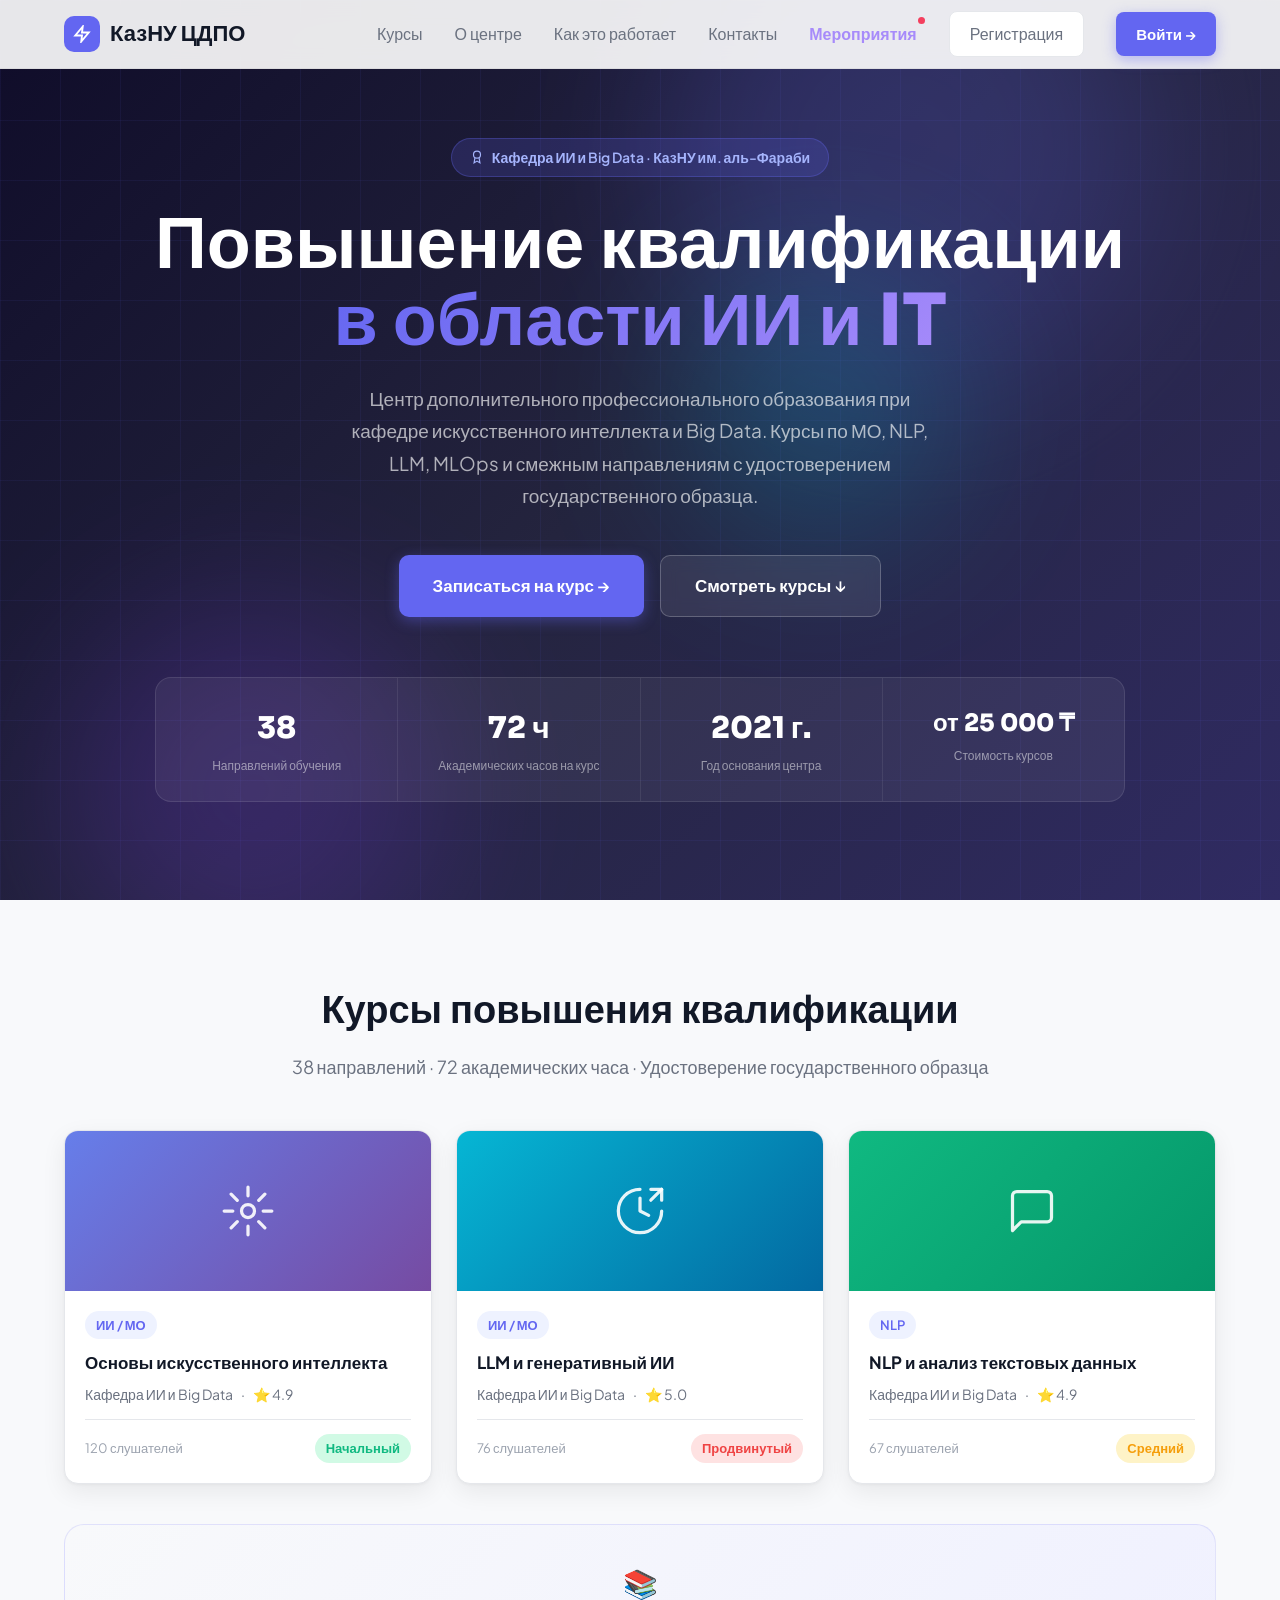
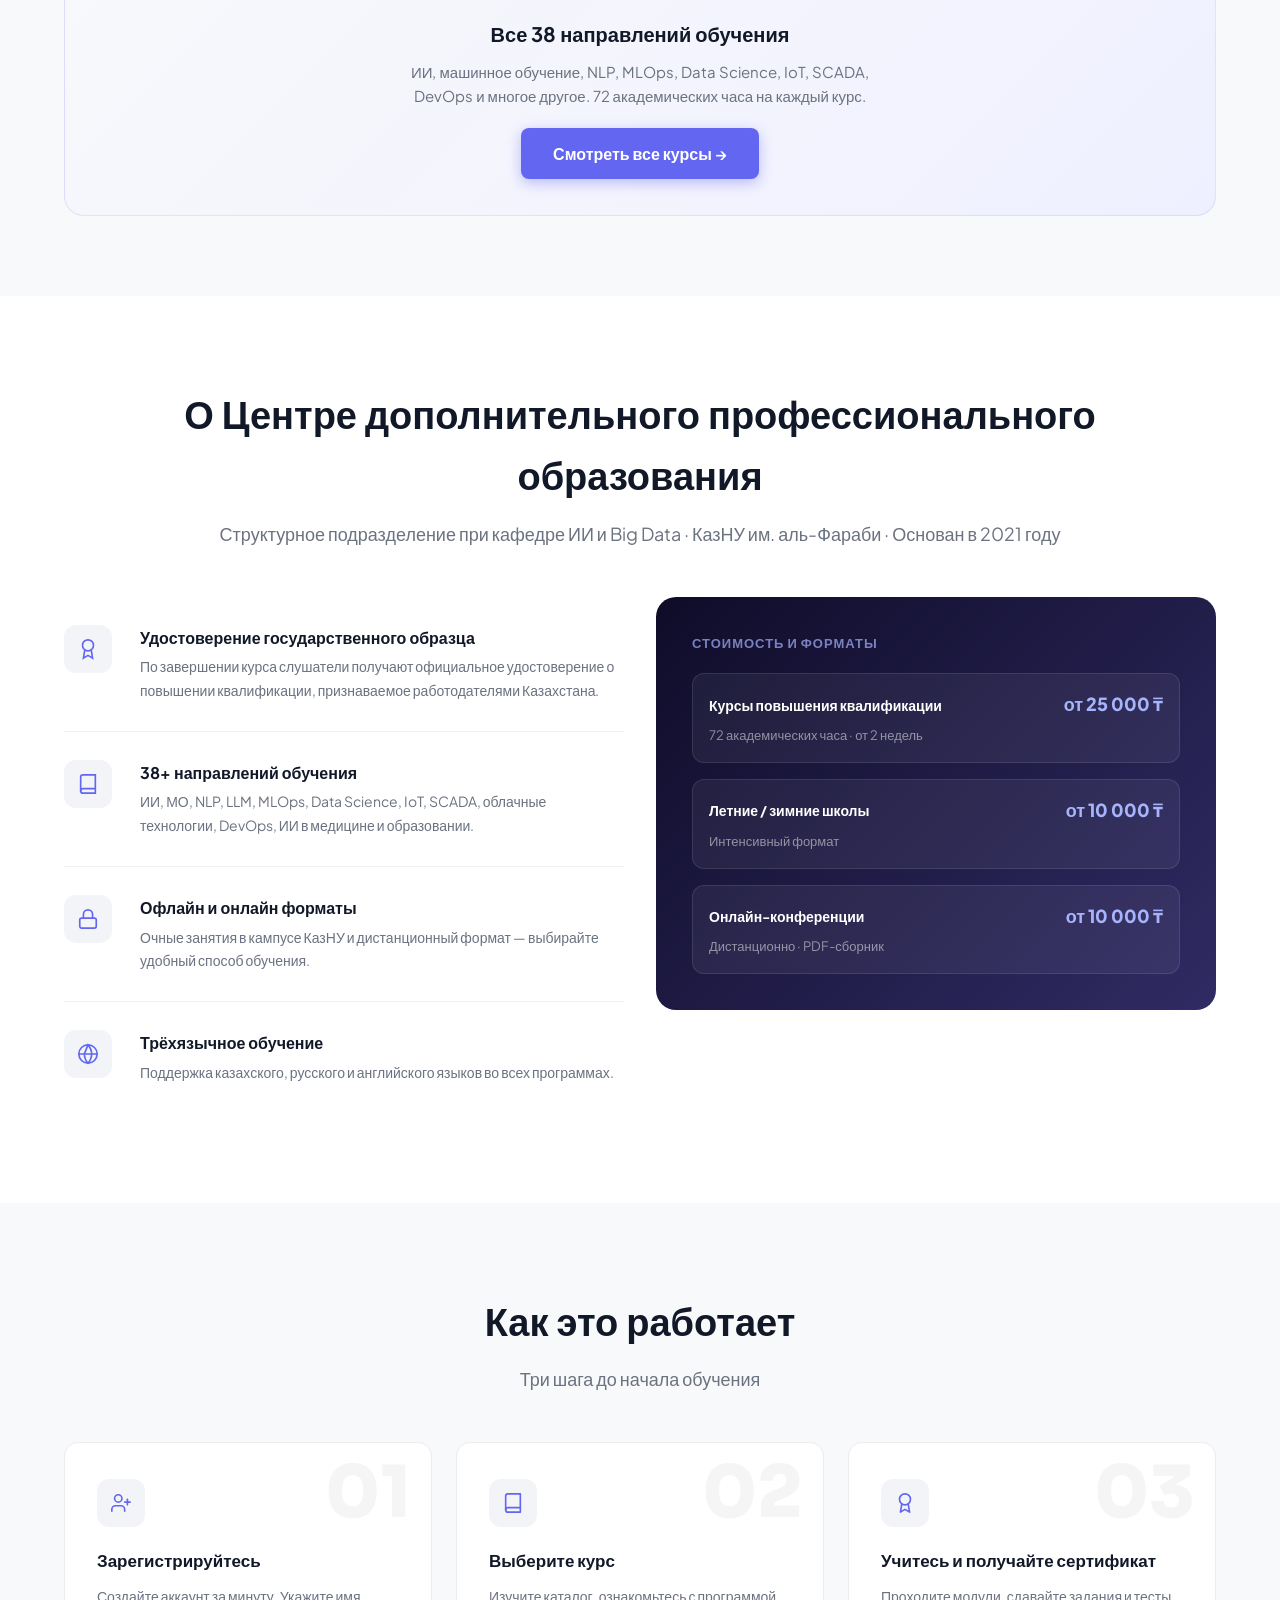
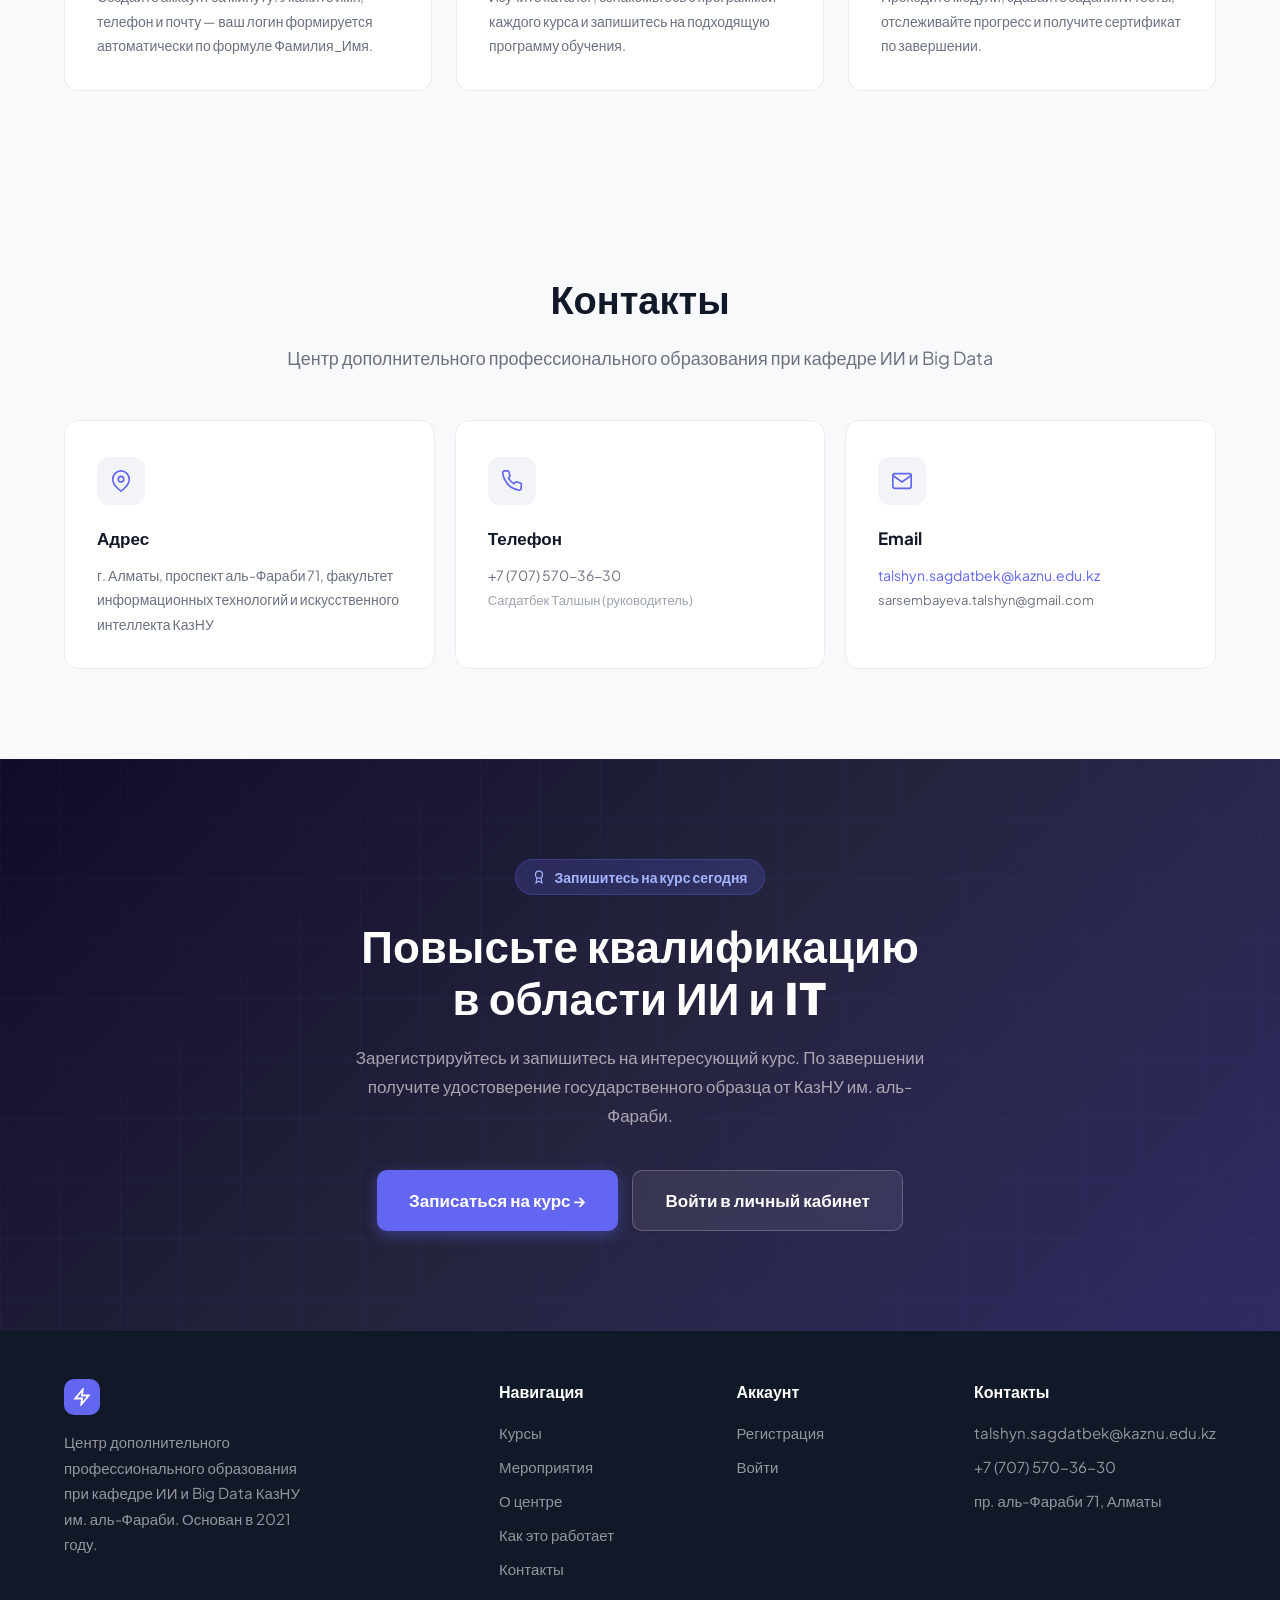
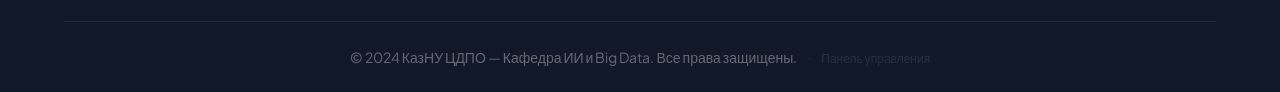
<file: index.html>
<!DOCTYPE html>
<html lang="ru">
<head>
  <meta charset="UTF-8">
  <meta name="viewport" content="width=device-width, initial-scale=1.0">
  <title>КазНУ ЦДПО — Центр дополнительного профессионального образования</title>
  <link rel="stylesheet" href="css/style.css">
  <style>
    /* ── Тёмный герой ── */
    .hero-dark {
      min-height: 100vh; padding: 120px 0 80px;
      background: linear-gradient(135deg, #0f0c29 0%, #24243e 50%, #302b63 100%);
      display: flex; align-items: center; position: relative; overflow: hidden;
    }
    .hero-dark::before {
      content: ''; position: absolute; inset: 0;
      background-image: linear-gradient(rgba(99,102,241,0.07) 1px,transparent 1px),linear-gradient(90deg,rgba(99,102,241,0.07) 1px,transparent 1px);
      background-size: 60px 60px;
    }
    .hero-glow { position:absolute;border-radius:50%;filter:blur(80px);opacity:.22;pointer-events:none; }
    .hg1{width:500px;height:500px;background:#6366f1;top:-100px;right:10%;}
    .hg2{width:380px;height:380px;background:#7c3aed;bottom:-80px;left:5%;}
    .hg3{width:280px;height:280px;background:#06b6d4;top:30%;right:25%;}

    .hero-dark .container { position:relative;z-index:1;text-align:center; }
    .hero-tag {
      display:inline-flex;align-items:center;gap:8px;
      background:rgba(99,102,241,0.18);color:#a5b4fc;
      border:1px solid rgba(99,102,241,0.3);
      padding:7px 18px;border-radius:30px;font-size:14px;font-weight:600;margin-bottom:28px;
    }
    .hero-dark .hero-title { color:#fff;font-size:72px;line-height:1.08;margin-bottom:22px; }
    .hero-dark .hero-subtitle { color:rgba(255,255,255,0.65);font-size:19px;line-height:1.7;max-width:600px;margin:0 auto 44px; }
    .hero-btns { display:flex;gap:16px;justify-content:center;flex-wrap:wrap;margin-bottom:60px; }
    .btn-ghost-white {
      background:rgba(255,255,255,0.08);color:#fff;
      border:1.5px solid rgba(255,255,255,0.22);backdrop-filter:blur(8px);
    }
    .btn-ghost-white:hover { background:rgba(255,255,255,0.14);border-color:rgba(255,255,255,0.4); }
    .stat-strip {
      display:flex;justify-content:center;
      background:rgba(255,255,255,0.06);
      border:1px solid rgba(255,255,255,0.1);
      border-radius:16px;overflow:hidden;max-width:980px;margin:0 auto;
    }
    .stat-cell {
      flex:1;padding:26px 24px;text-align:center;
      border-right:1px solid rgba(255,255,255,0.08);
      min-width:0;
    }
    .stat-cell:last-child { border-right:none; }
    .stat-cell-num { font-family:'Sora',sans-serif;font-size:30px;font-weight:800;color:#fff;display:block;white-space:nowrap; }
    .stat-cell-num.price { font-size:24px; }
    .stat-cell-lbl { font-size:12px;color:rgba(255,255,255,0.5);margin-top:4px;font-weight:500; }

    /* ── Секция "Как это работает" — стиль из примера ── */
    .how-section { padding: 90px 0; background: #fff; }
    .how-grid { display: grid; grid-template-columns: repeat(3, 1fr); gap: 24px; }
    .how-card {
      background: #fff;
      border: 1px solid #ebebf0;
      border-radius: 14px;
      padding: 36px 32px 32px;
      position: relative;
      overflow: hidden;
      transition: all 0.25s;
      cursor: default;
    }
    .how-card:hover {
      border-color: transparent;
      box-shadow: 0 8px 40px rgba(99,102,241,0.13), 0 2px 8px rgba(0,0,0,0.06);
      transform: translateY(-3px);
    }
    .how-card::before {
      content: '';
      position: absolute; left: 0; top: 0; bottom: 0;
      width: 4px;
      background: linear-gradient(180deg, #6366f1, #818cf8);
      opacity: 0;
      transition: opacity 0.25s;
      border-radius: 0 2px 2px 0;
    }
    .how-card:hover::before { opacity: 1; }
    .how-card-num {
      position: absolute; right: 20px; top: 14px;
      font-family: 'Sora', sans-serif; font-size: 72px; font-weight: 900;
      color: rgba(0,0,0,0.04); line-height: 1; user-select: none; pointer-events: none;
    }
    .how-card-icon {
      width: 48px; height: 48px; background: #f3f4f8; border-radius: 12px;
      display: flex; align-items: center; justify-content: center;
      margin-bottom: 20px; color: #6366f1;
    }
    .how-card h3 { font-size: 17px; font-weight: 700; margin-bottom: 10px; color: #111827; }
    .how-card p  { font-size: 14px; color: #6b7280; line-height: 1.75; }

    /* ── Секция курсов ── */
    .courses-section { padding: 90px 0; background: #f8f9fb; }
    .course-card { cursor: pointer; }
    .course-card:hover { transform: translateY(-4px); box-shadow: var(--card-shadow-hover); }
    .course-thumb { overflow: hidden; }

    /* ── Секция возможностей — горизонтальные строки ── */
    .features-section-v2 { padding: 90px 0; background: #fff; }
    .features-list { display: flex; flex-direction: column; gap: 0; }
    .feature-row {
      display: grid; grid-template-columns: 56px 1fr;
      gap: 20px; padding: 28px 0;
      border-bottom: 1px solid #f0f0f4;
      align-items: flex-start; transition: all 0.2s;
    }
    .feature-row:last-child { border-bottom: none; }
    .feature-row:hover .feat-icon-box { background: var(--accent); }
    .feature-row:hover .feat-icon-box svg { stroke: #fff; }
    .feat-icon-box {
      width: 48px; height: 48px; border-radius: 12px; background: #f3f4f8;
      display: flex; align-items: center; justify-content: center;
      transition: background 0.2s; color: #6366f1; flex-shrink: 0;
    }
    .feat-icon-box svg { transition: stroke 0.2s; }
    .feature-row h3 { font-size: 16px; font-weight: 700; margin-bottom: 5px; }
    .feature-row p  { font-size: 14px; color: #6b7280; line-height: 1.7; margin: 0; }
    .features-two-col { display: grid; grid-template-columns: 1fr 1fr; gap: 0 60px; }

    /* ── CTA ── */
    .cta-dark {
      padding: 100px 0;
      background: linear-gradient(135deg, #0f0c29 0%, #24243e 50%, #302b63 100%);
      text-align: center; position: relative; overflow: hidden;
    }
    .cta-dark::before {
      content:'';position:absolute;inset:0;
      background-image:linear-gradient(rgba(99,102,241,0.05) 1px,transparent 1px),linear-gradient(90deg,rgba(99,102,241,0.05) 1px,transparent 1px);
      background-size:60px 60px;
    }
    .cta-dark .container { position:relative;z-index:1; }

    /* ── Модал курса ── */
    .course-overlay {
      position:fixed;inset:0;z-index:9000;background:rgba(0,0,0,0.55);backdrop-filter:blur(4px);
      display:flex;align-items:center;justify-content:center;padding:24px;
      opacity:0;pointer-events:none;transition:opacity 0.22s;
    }
    .course-overlay.open { opacity:1;pointer-events:all; }
    .course-modal { background:#fff;border-radius:20px;width:100%;max-width:660px;max-height:90vh;overflow-y:auto;box-shadow:0 24px 80px rgba(0,0,0,0.22);transform:translateY(24px);transition:transform 0.22s; }
    .course-overlay.open .course-modal { transform:translateY(0); }
    .cm-thumb { height:180px;display:flex;align-items:center;justify-content:center;position:relative; }
    .cm-close { position:absolute;top:14px;right:14px;width:34px;height:34px;border-radius:50%;background:rgba(255,255,255,0.9);border:none;font-size:18px;cursor:pointer;display:flex;align-items:center;justify-content:center;box-shadow:0 2px 8px rgba(0,0,0,0.12);transition:all 0.15s; }
    .cm-close:hover{background:#fff;transform:scale(1.1);}
    .cm-body { padding:28px 32px 36px; }
    .cm-meta-row { display:flex;flex-wrap:wrap;gap:14px;margin:12px 0 20px; }
    .cm-meta { display:flex;align-items:center;gap:6px;font-size:14px;color:var(--text-secondary); }
    .cm-section { margin-bottom:22px; }
    .cm-section h4 { font-size:15px;font-weight:700;margin-bottom:10px; }
    .cm-section p { font-size:14px;color:var(--text-secondary);line-height:1.7; }
    .outcome-item { display:flex;gap:10px;font-size:14px;color:var(--text-secondary);margin-bottom:8px;line-height:1.6; }
    .outcome-dot { width:20px;height:20px;border-radius:50%;background:var(--success-light);color:var(--success);font-size:11px;display:flex;align-items:center;justify-content:center;flex-shrink:0;margin-top:2px; }
    .prog-pill { display:flex;align-items:center;gap:10px;padding:10px 14px;background:var(--bg);border-radius:10px;font-size:14px;margin-bottom:8px; }
    .prog-n { width:24px;height:24px;border-radius:6px;background:var(--accent);color:#fff;font-size:11px;font-weight:800;display:flex;align-items:center;justify-content:center;flex-shrink:0; }
    .cm-enroll { display:flex;align-items:center;justify-content:space-between;padding:18px 20px;background:var(--accent-light);border-radius:12px;margin-top:24px; }
    .cm-enroll b { display:block;font-size:15px;color:var(--text-primary);margin-bottom:3px; }
    .cm-enroll p { font-size:13px;color:var(--text-secondary);margin:0; }

    @media (max-width:768px) {
      .hero-dark .hero-title { font-size:42px; }
      .how-grid { grid-template-columns:1fr; }
      .features-two-col { grid-template-columns:1fr; }
      .stat-strip { flex-direction:column; }
    }
  </style>
</head>
<body class="landing-page">

  <!-- ШАПКА -->
  <header class="landing-header">
    <div class="container">
      <div class="header-inner">
        <a href="index.html" class="logo">
          <div class="logo-icon">
            <svg width="18" height="18" viewBox="0 0 24 24" fill="none" stroke="#fff" stroke-width="2.5" stroke-linecap="round"><path d="M13 2L3 14h9l-1 8 10-12h-9l1-8z"/></svg>
          </div>
          <span class="logo-text">КазНУ ЦДПО</span>
        </a>
        <nav class="landing-nav">
          <a href="#courses">Курсы</a>
          <a href="#about">О центре</a>
          <a href="#how">Как это работает</a>
          <a href="#contacts">Контакты</a>
          <a href="events.html" style="color:#a78bfa;font-weight:700;position:relative">Мероприятия<span style="position:absolute;top:-4px;right:-8px;width:7px;height:7px;background:#f43f5e;border-radius:50%;"></span></a>
          <a href="register.html" class="btn btn-secondary" style="padding:9px 20px">Регистрация</a>
          <a href="login.html" class="btn btn-primary">Войти →</a>
        </nav>
      </div>
    </div>
  </header>

  <!-- ГЕРОЙ -->
  <section class="hero-dark">
    <div class="hero-glow hg1"></div>
    <div class="hero-glow hg2"></div>
    <div class="hero-glow hg3"></div>
    <div class="container">
      <div class="hero-tag">
        <svg width="14" height="14" viewBox="0 0 24 24" fill="none" stroke="currentColor" stroke-width="2"><circle cx="12" cy="8" r="6"/><path d="M15.477 12.89L17 22l-5-3-5 3 1.523-9.11"/></svg>
        Кафедра ИИ и Big Data · КазНУ им. аль-Фараби
      </div>
      <h1 class="hero-title gradient-text" style="-webkit-text-fill-color:unset;background:none;color:#fff">
        Повышение квалификации<br><span class="gradient-text">в области ИИ и IT</span>
      </h1>
      <p class="hero-subtitle">Центр дополнительного профессионального образования при кафедре искусственного интеллекта и Big Data. Курсы по МО, NLP, LLM, MLOps и смежным направлениям с удостоверением государственного образца.</p>
      <div class="hero-btns">
        <a href="register.html" class="btn btn-primary btn-lg" style="font-size:17px;padding:16px 34px">Записаться на курс →</a>
        <a href="#courses" class="btn btn-lg btn-ghost-white" style="font-size:17px;padding:16px 34px">Смотреть курсы ↓</a>
      </div>
      <div class="stat-strip">
        <div class="stat-cell"><span class="stat-cell-num">38</span><div class="stat-cell-lbl">Направлений обучения</div></div>
        <div class="stat-cell"><span class="stat-cell-num">72 ч</span><div class="stat-cell-lbl">Академических часов на курс</div></div>
        <div class="stat-cell"><span class="stat-cell-num">2021 г.</span><div class="stat-cell-lbl">Год основания центра</div></div>
        <div class="stat-cell"><span class="stat-cell-num price">от 25 000 ₸</span><div class="stat-cell-lbl">Стоимость курсов</div></div>
      </div>
    </div>
  </section>

  <!-- КУРСЫ — ПЕРЕХОД НА ОТДЕЛЬНУЮ СТРАНИЦУ -->
  <section style="padding:80px 0;background:#f8f9fb" id="courses">
    <div class="container">
      <div class="section-header">
        <h2>Курсы повышения квалификации</h2>
        <p>38 направлений · 72 академических часа · Удостоверение государственного образца</p>
      </div>
      <!-- Превью 3 популярных курса -->
      <div class="courses-grid" style="margin-bottom:40px">
        <div class="course-card" onclick="window.location.href='courses.html'">
          <div class="course-thumb purple">
            <svg width="52" height="52" viewBox="0 0 24 24" fill="none" stroke="rgba(255,255,255,0.9)" stroke-width="1.5" stroke-linecap="round"><circle cx="12" cy="12" r="3"/><path d="M12 1v4M12 19v4M4.22 4.22l2.83 2.83M16.95 16.95l2.83 2.83M1 12h4M19 12h4M4.22 19.78l2.83-2.83M16.95 7.05l2.83-2.83"/></svg>
          </div>
          <div class="course-info">
            <span class="badge badge-primary" style="margin-bottom:10px">ИИ / МО</span>
            <h3>Основы искусственного интеллекта</h3>
            <div class="course-meta"><span>Кафедра ИИ и Big Data</span><span>·</span><span>⭐ 4.9</span></div>
            <div class="course-footer"><span class="course-students">120 слушателей</span><span class="badge badge-success">Начальный</span></div>
          </div>
        </div>
        <div class="course-card" onclick="window.location.href='courses.html'">
          <div class="course-thumb" style="background:linear-gradient(135deg,#06b6d4,#0369a1)">
            <svg width="52" height="52" viewBox="0 0 24 24" fill="none" stroke="rgba(255,255,255,0.9)" stroke-width="1.5" stroke-linecap="round" stroke-linejoin="round"><path d="M12 2a10 10 0 1 0 10 10"/><path d="M12 6v6l4 2"/><path d="M22 2l-5 5"/><path d="M17 2h5v5"/></svg>
          </div>
          <div class="course-info">
            <span class="badge badge-primary" style="margin-bottom:10px">ИИ / МО</span>
            <h3>LLM и генеративный ИИ</h3>
            <div class="course-meta"><span>Кафедра ИИ и Big Data</span><span>·</span><span>⭐ 5.0</span></div>
            <div class="course-footer"><span class="course-students">76 слушателей</span><span class="badge badge-danger">Продвинутый</span></div>
          </div>
        </div>
        <div class="course-card" onclick="window.location.href='courses.html'">
          <div class="course-thumb green">
            <svg width="52" height="52" viewBox="0 0 24 24" fill="none" stroke="rgba(255,255,255,0.9)" stroke-width="1.5" stroke-linecap="round" stroke-linejoin="round"><path d="M21 15a2 2 0 0 1-2 2H7l-4 4V5a2 2 0 0 1 2-2h14a2 2 0 0 1 2 2z"/></svg>
          </div>
          <div class="course-info">
            <span class="badge badge-primary" style="margin-bottom:10px">NLP</span>
            <h3>NLP и анализ текстовых данных</h3>
            <div class="course-meta"><span>Кафедра ИИ и Big Data</span><span>·</span><span>⭐ 4.9</span></div>
            <div class="course-footer"><span class="course-students">67 слушателей</span><span class="badge badge-warning">Средний</span></div>
          </div>
        </div>
      </div>
      <!-- CTA на полный каталог -->
      <div style="text-align:center;padding:36px;background:linear-gradient(135deg,#f8f9fb,#eff0ff);border-radius:20px;border:1.5px solid rgba(99,102,241,0.15)">
        <div style="font-size:28px;margin-bottom:12px">📚</div>
        <h3 style="font-size:20px;font-weight:700;margin-bottom:10px">Все 38 направлений обучения</h3>
        <p style="color:var(--text-secondary);font-size:15px;margin-bottom:20px;max-width:480px;margin-left:auto;margin-right:auto">ИИ, машинное обучение, NLP, MLOps, Data Science, IoT, SCADA, DevOps и многое другое. 72 академических часа на каждый курс.</p>
        <a href="courses.html" class="btn btn-primary" style="font-size:16px;padding:13px 32px">Смотреть все курсы →</a>
      </div>
    </div>
  </section>

  <!-- О ЦЕНТРЕ -->
  <section class="features-section-v2" id="about" style="background:#fff">
    <div class="container">
      <div class="section-header"><h2>О Центре дополнительного профессионального образования</h2><p>Структурное подразделение при кафедре ИИ и Big Data · КазНУ им. аль-Фараби · Основан в 2021 году</p></div>
      <div style="display:grid;grid-template-columns:1fr 1fr;gap:32px;align-items:start">
        <div>
          <div class="features-list">
            <div class="feature-row">
              <div class="feat-icon-box"><svg width="22" height="22" viewBox="0 0 24 24" fill="none" stroke="currentColor" stroke-width="1.8" stroke-linecap="round"><circle cx="12" cy="8" r="6"/><path d="M15.477 12.89L17 22l-5-3-5 3 1.523-9.11"/></svg></div>
              <div><h3>Удостоверение государственного образца</h3><p>По завершении курса слушатели получают официальное удостоверение о повышении квалификации, признаваемое работодателями Казахстана.</p></div>
            </div>
            <div class="feature-row">
              <div class="feat-icon-box"><svg width="22" height="22" viewBox="0 0 24 24" fill="none" stroke="currentColor" stroke-width="1.8" stroke-linecap="round"><path d="M4 19.5A2.5 2.5 0 0 1 6.5 17H20"/><path d="M6.5 2H20v20H6.5A2.5 2.5 0 0 1 4 19.5v-15A2.5 2.5 0 0 1 6.5 2z"/></svg></div>
              <div><h3>38+ направлений обучения</h3><p>ИИ, МО, NLP, LLM, MLOps, Data Science, IoT, SCADA, облачные технологии, DevOps, ИИ в медицине и образовании.</p></div>
            </div>
            <div class="feature-row">
              <div class="feat-icon-box"><svg width="22" height="22" viewBox="0 0 24 24" fill="none" stroke="currentColor" stroke-width="1.8" stroke-linecap="round"><rect x="3" y="11" width="18" height="11" rx="2"/><path d="M7 11V7a5 5 0 0 1 10 0v4"/></svg></div>
              <div><h3>Офлайн и онлайн форматы</h3><p>Очные занятия в кампусе КазНУ и дистанционный формат — выбирайте удобный способ обучения.</p></div>
            </div>
            <div class="feature-row">
              <div class="feat-icon-box"><svg width="22" height="22" viewBox="0 0 24 24" fill="none" stroke="currentColor" stroke-width="1.8" stroke-linecap="round"><circle cx="12" cy="12" r="10"/><line x1="2" y1="12" x2="22" y2="12"/><path d="M12 2a15.3 15.3 0 0 1 4 10 15.3 15.3 0 0 1-4 10 15.3 15.3 0 0 1-4-10z"/></svg></div>
              <div><h3>Трёхязычное обучение</h3><p>Поддержка казахского, русского и английского языков во всех программах.</p></div>
            </div>
          </div>
        </div>
        <div>
          <div style="background:linear-gradient(135deg,#0f0c29,#302b63);border-radius:20px;padding:36px;color:#fff">
            <div style="font-size:13px;font-weight:700;text-transform:uppercase;letter-spacing:1px;color:rgba(165,180,252,0.7);margin-bottom:20px">Стоимость и форматы</div>
            <div style="display:flex;flex-direction:column;gap:16px">
              <div style="padding:16px;background:rgba(255,255,255,0.06);border-radius:12px;border:1px solid rgba(255,255,255,0.1)">
                <div style="display:flex;justify-content:space-between;align-items:center;margin-bottom:6px">
                  <div style="font-size:14px;font-weight:700">Курсы повышения квалификации</div>
                  <div style="font-size:18px;font-weight:800;color:#a5b4fc">от 25 000 ₸</div>
                </div>
                <div style="font-size:13px;color:rgba(255,255,255,0.5)">72 академических часа · от 2 недель</div>
              </div>
              <div style="padding:16px;background:rgba(255,255,255,0.06);border-radius:12px;border:1px solid rgba(255,255,255,0.1)">
                <div style="display:flex;justify-content:space-between;align-items:center;margin-bottom:6px">
                  <div style="font-size:14px;font-weight:700">Летние / зимние школы</div>
                  <div style="font-size:18px;font-weight:800;color:#a5b4fc">от 10 000 ₸</div>
                </div>
                <div style="font-size:13px;color:rgba(255,255,255,0.5)">Интенсивный формат</div>
              </div>
              <div style="padding:16px;background:rgba(255,255,255,0.06);border-radius:12px;border:1px solid rgba(255,255,255,0.1)">
                <div style="display:flex;justify-content:space-between;align-items:center;margin-bottom:6px">
                  <div style="font-size:14px;font-weight:700">Онлайн-конференции</div>
                  <div style="font-size:18px;font-weight:800;color:#a5b4fc">от 10 000 ₸</div>
                </div>
                <div style="font-size:13px;color:rgba(255,255,255,0.5)">Дистанционно · PDF-сборник</div>
              </div>
            </div>
          </div>
        </div>
      </div>
    </div>
  </section>

  <!-- КАК ЭТО РАБОТАЕТ -->
  <section class="how-section" id="how" style="background:#f8f9fb">
    <div class="container">
      <div class="section-header"><h2>Как это работает</h2><p>Три шага до начала обучения</p></div>
      <div class="how-grid">

        <div class="how-card">
          <div class="how-card-num">01</div>
          <div class="how-card-icon">
            <svg width="22" height="22" viewBox="0 0 24 24" fill="none" stroke="currentColor" stroke-width="1.8" stroke-linecap="round" stroke-linejoin="round"><path d="M16 21v-2a4 4 0 0 0-4-4H6a4 4 0 0 0-4 4v2"/><circle cx="9" cy="7" r="4"/><line x1="19" y1="8" x2="19" y2="14"/><line x1="22" y1="11" x2="16" y2="11"/></svg>
          </div>
          <h3>Зарегистрируйтесь</h3>
          <p>Создайте аккаунт за минуту. Укажите имя, телефон и почту — ваш логин формируется автоматически по формуле Фамилия_Имя.</p>
        </div>

        <div class="how-card">
          <div class="how-card-num">02</div>
          <div class="how-card-icon">
            <svg width="22" height="22" viewBox="0 0 24 24" fill="none" stroke="currentColor" stroke-width="1.8" stroke-linecap="round" stroke-linejoin="round"><path d="M4 19.5A2.5 2.5 0 0 1 6.5 17H20"/><path d="M6.5 2H20v20H6.5A2.5 2.5 0 0 1 4 19.5v-15A2.5 2.5 0 0 1 6.5 2z"/></svg>
          </div>
          <h3>Выберите курс</h3>
          <p>Изучите каталог, ознакомьтесь с программой каждого курса и запишитесь на подходящую программу обучения.</p>
        </div>

        <div class="how-card">
          <div class="how-card-num">03</div>
          <div class="how-card-icon">
            <svg width="22" height="22" viewBox="0 0 24 24" fill="none" stroke="currentColor" stroke-width="1.8" stroke-linecap="round" stroke-linejoin="round"><circle cx="12" cy="8" r="6"/><path d="M15.477 12.89L17 22l-5-3-5 3 1.523-9.11"/></svg>
          </div>
          <h3>Учитесь и получайте сертификат</h3>
          <p>Проходите модули, сдавайте задания и тесты, отслеживайте прогресс и получите сертификат по завершении.</p>
        </div>

      </div>
    </div>
  </section>

  <!-- КОНТАКТЫ -->
  <section class="how-section" id="contacts" style="background:#f8f9fb">
    <div class="container">
      <div class="section-header"><h2>Контакты</h2><p>Центр дополнительного профессионального образования при кафедре ИИ и Big Data</p></div>
      <div style="display:grid;grid-template-columns:repeat(3,1fr);gap:20px">
        <div class="how-card">
          <div class="how-card-icon"><svg width="22" height="22" viewBox="0 0 24 24" fill="none" stroke="currentColor" stroke-width="1.8" stroke-linecap="round"><path d="M21 10c0 7-9 13-9 13s-9-6-9-13a9 9 0 0 1 18 0z"/><circle cx="12" cy="10" r="3"/></svg></div>
          <h3>Адрес</h3>
          <p>г. Алматы, проспект аль-Фараби 71, факультет информационных технологий и искусственного интеллекта КазНУ</p>
        </div>
        <div class="how-card">
          <div class="how-card-icon"><svg width="22" height="22" viewBox="0 0 24 24" fill="none" stroke="currentColor" stroke-width="1.8" stroke-linecap="round"><path d="M22 16.92v3a2 2 0 0 1-2.18 2 19.79 19.79 0 0 1-8.63-3.07A19.5 19.5 0 0 1 4.99 12a19.79 19.79 0 0 1-3.07-8.67A2 2 0 0 1 3.92 1h3a2 2 0 0 1 2 1.72c.127.96.361 1.903.7 2.81a2 2 0 0 1-.45 2.11L8.09 8.91a16 16 0 0 0 6 6l1.27-1.27a2 2 0 0 1 2.11-.45c.907.339 1.85.573 2.81.7A2 2 0 0 1 22 16.92z"/></svg></div>
          <h3>Телефон</h3>
          <p>+7 (707) 570-36-30<br><span style="font-size:13px;color:var(--text-muted)">Сагдатбек Талшын (руководитель)</span></p>
        </div>
        <div class="how-card">
          <div class="how-card-icon"><svg width="22" height="22" viewBox="0 0 24 24" fill="none" stroke="currentColor" stroke-width="1.8" stroke-linecap="round"><path d="M4 4h16c1.1 0 2 .9 2 2v12c0 1.1-.9 2-2 2H4c-1.1 0-2-.9-2-2V6c0-1.1.9-2 2-2z"/><polyline points="22,6 12,13 2,6"/></svg></div>
          <h3>Email</h3>
          <p><a href="mailto:talshyn.sagdatbek@kaznu.edu.kz" style="color:var(--accent)">talshyn.sagdatbek@kaznu.edu.kz</a><br><a href="mailto:sarsembayeva.talshyn@gmail.com" style="color:var(--text-secondary);font-size:13px">sarsembayeva.talshyn@gmail.com</a></p>
        </div>
      </div>
    </div>
  </section>

  <!-- CTA -->
  <section class="cta-dark">
    <div class="container">
      <div style="max-width:600px;margin:0 auto">
        <div style="display:inline-flex;align-items:center;gap:8px;background:rgba(99,102,241,0.2);color:#a5b4fc;padding:6px 16px;border-radius:20px;font-size:14px;font-weight:600;margin-bottom:28px;border:1px solid rgba(99,102,241,0.3)">
          <svg width="14" height="14" viewBox="0 0 24 24" fill="none" stroke="currentColor" stroke-width="2"><circle cx="12" cy="8" r="6"/><path d="M15.477 12.89L17 22l-5-3-5 3 1.523-9.11"/></svg>
          Запишитесь на курс сегодня
        </div>
        <h2 style="font-family:'Sora',sans-serif;font-size:44px;font-weight:800;color:#fff;margin-bottom:16px;line-height:1.18">Повысьте квалификацию<br>в области ИИ и IT</h2>
        <p style="color:rgba(255,255,255,0.6);font-size:17px;margin-bottom:40px;line-height:1.7">Зарегистрируйтесь и запишитесь на интересующий курс. По завершении получите удостоверение государственного образца от КазНУ им. аль-Фараби.</p>
        <div style="display:flex;gap:14px;justify-content:center;flex-wrap:wrap">
          <a href="register.html" class="btn btn-primary btn-lg" style="font-size:17px;padding:16px 32px">Записаться на курс →</a>
          <a href="login.html" class="btn btn-lg btn-ghost-white" style="font-size:17px;padding:16px 32px">Войти в личный кабинет</a>
        </div>
      </div>
    </div>
  </section>

  <!-- ПОДВАЛ -->
  <footer class="landing-footer">
    <div class="container">
      <div class="footer-inner">
        <div class="footer-brand">
          <div class="logo" style="margin-bottom:14px">
            <div class="logo-icon"><svg width="18" height="18" viewBox="0 0 24 24" fill="none" stroke="#fff" stroke-width="2.5" stroke-linecap="round"><path d="M13 2L3 14h9l-1 8 10-12h-9l1-8z"/></svg></div>
            <span class="logo-text">КазНУ ЦДПО</span>
          </div>
          <p>Центр дополнительного профессионального образования при кафедре ИИ и Big Data КазНУ им. аль-Фараби. Основан в 2021 году.</p>
        </div>
        <div class="footer-col"><h4>Навигация</h4><ul><li><a href="#courses">Курсы</a></li><li><a href="events.html">Мероприятия</a></li><li><a href="#about">О центре</a></li><li><a href="#how">Как это работает</a></li><li><a href="#contacts">Контакты</a></li></ul></div>
        <div class="footer-col"><h4>Аккаунт</h4><ul><li><a href="register.html">Регистрация</a></li><li><a href="login.html">Войти</a></li></ul></div>
        <div class="footer-col"><h4>Контакты</h4><ul><li><a href="mailto:talshyn.sagdatbek@kaznu.edu.kz">talshyn.sagdatbek@kaznu.edu.kz</a></li><li><a href="tel:+77075703630">+7 (707) 570-36-30</a></li><li>пр. аль-Фараби 71, Алматы</li></ul></div>
      </div>
      <div class="footer-bottom">© 2024 КазНУ ЦДПО — Кафедра ИИ и Big Data. Все права защищены.<span style="margin:0 10px;opacity:0.25">·</span><a href="admin-login.html" style="color:rgba(255,255,255,0.1);font-size:12px">Панель управления</a></div>
    </div>
  </footer>

  <!-- МОДАЛЬНОЕ ОКНО КУРСА -->
  <div class="course-overlay" id="courseOverlay" onclick="closeCourseModal(event)">
    <div class="course-modal" id="courseModalBox"></div>
  </div>

  <script>
    const COURSES = {
      ai:{icon:`<svg width="56" height="56" viewBox="0 0 24 24" fill="none" stroke="rgba(255,255,255,0.9)" stroke-width="1.4" stroke-linecap="round"><circle cx="12" cy="12" r="3"/><path d="M12 1v4M12 19v4M4.22 4.22l2.83 2.83M16.95 16.95l2.83 2.83M1 12h4M19 12h4M4.22 19.78l2.83-2.83M16.95 7.05l2.83-2.83"/></svg>`,
        grad:'linear-gradient(135deg,#6366f1,#4338ca)',title:'Основы искусственного интеллекта',badge:'ИИ / МО',level:'Начальный',bc:'badge-success',teacher:'Кафедра ИИ и Big Data',rating:'4.9',students:'120',hours:'72',modules:6,lessons:34,
        desc:'Фундаментальный курс: история ИИ, алгоритмы поиска, машинное обучение, нейронные сети и практические применения. Подходит для начинающих.',
        outcomes:['Понимать ключевые парадигмы ИИ','Применять алгоритмы поиска','Строить простые экспертные системы','Оценивать применимость ИИ в задачах'],
        program:[{n:1,name:'История и парадигмы ИИ',meta:'5 уроков · 10 ч'},{n:2,name:'Алгоритмы поиска',meta:'6 уроков · 12 ч'},{n:3,name:'Логика и знания',meta:'5 уроков · 11 ч'},{n:4,name:'МО: обзор',meta:'6 уроков · 14 ч'},{n:5,name:'Нейронные сети: введение',meta:'6 уроков · 14 ч'},{n:6,name:'Применение на практике',meta:'6 уроков · 11 ч'}]},
      ml:{icon:`<svg width="56" height="56" viewBox="0 0 24 24" fill="none" stroke="rgba(255,255,255,0.9)" stroke-width="1.4" stroke-linecap="round" stroke-linejoin="round"><rect x="3" y="3" width="7" height="7" rx="1"/><rect x="14" y="3" width="7" height="7" rx="1"/><rect x="3" y="14" width="7" height="7" rx="1"/><path d="M17.5 14v7M14 17.5h7"/></svg>`,
        grad:'linear-gradient(135deg,#3b82f6,#1d4ed8)',title:'Машинное обучение I',badge:'ИИ / МО',level:'Средний',bc:'badge-warning',teacher:'Кафедра ИИ и Big Data',rating:'4.8',students:'88',hours:'72',modules:5,lessons:28,
        desc:'Классические алгоритмы МО: регрессия, классификация, деревья решений, SVM. Реализация на scikit-learn с математическим обоснованием.',
        outcomes:['Применять алгоритмы классификации и регрессии','Оценивать качество моделей','Выполнять feature engineering','Выбирать алгоритм под задачу'],
        program:[{n:1,name:'Линейные модели',meta:'6 уроков · 14 ч'},{n:2,name:'Деревья и ансамбли',meta:'6 уроков · 14 ч'},{n:3,name:'SVM и KNN',meta:'5 уроков · 12 ч'},{n:4,name:'Кластеризация',meta:'5 уроков · 14 ч'},{n:5,name:'Оценка моделей и проект',meta:'6 уроков · 18 ч'}]},
      llm:{icon:`<svg width="56" height="56" viewBox="0 0 24 24" fill="none" stroke="rgba(255,255,255,0.9)" stroke-width="1.4" stroke-linecap="round" stroke-linejoin="round"><path d="M12 2a10 10 0 1 0 10 10"/><path d="M12 6v6l4 2"/><path d="M22 2l-5 5"/><path d="M17 2h5v5"/></svg>`,
        grad:'linear-gradient(135deg,#06b6d4,#0369a1)',title:'LLM и генеративный ИИ',badge:'ИИ / МО',level:'Продвинутый',bc:'badge-danger',teacher:'Кафедра ИИ и Big Data',rating:'5.0',students:'76',hours:'72',modules:5,lessons:26,
        desc:'Архитектура LLM, prompt engineering, RAG, fine-tuning через LoRA/QLoRA, оценка качества. Работа с Qwen, LLaMA, Hugging Face.',
        outcomes:['Применять prompt engineering системно','Строить RAG-пайплайны','Дообучать LLM через LoRA/QLoRA','Оценивать качество генерации'],
        program:[{n:1,name:'Архитектура Transformer и LLM',meta:'5 уроков · 14 ч'},{n:2,name:'Prompt Engineering',meta:'5 уроков · 13 ч'},{n:3,name:'RAG-пайплайны',meta:'5 уроков · 14 ч'},{n:4,name:'Fine-tuning: LoRA и QLoRA',meta:'6 уроков · 17 ч'},{n:5,name:'Оценка и деплой LLM',meta:'5 уроков · 14 ч'}]},
      nlp:{icon:`<svg width="56" height="56" viewBox="0 0 24 24" fill="none" stroke="rgba(255,255,255,0.9)" stroke-width="1.4" stroke-linecap="round" stroke-linejoin="round"><path d="M21 15a2 2 0 0 1-2 2H7l-4 4V5a2 2 0 0 1 2-2h14a2 2 0 0 1 2 2z"/></svg>`,
        grad:'linear-gradient(135deg,#10b981,#047857)',title:'NLP и анализ текстовых данных',badge:'NLP',level:'Средний',bc:'badge-warning',teacher:'Кафедра ИИ и Big Data',rating:'4.9',students:'67',hours:'72',modules:6,lessons:30,
        desc:'Полный курс NLP: токенизация, эмбеддинги (Word2Vec, fastText), классификация текста, BERT и работа с казахскоязычными данными.',
        outcomes:['Предобрабатывать и токенизировать тексты','Строить и обучать эмбеддинги','Применять BERT к задачам NLP','Работать с казахскоязычными корпусами'],
        program:[{n:1,name:'Основы NLP и предобработка',meta:'5 уроков · 11 ч'},{n:2,name:'Word2Vec, fastText, GloVe',meta:'5 уроков · 12 ч'},{n:3,name:'Классификация текста',meta:'5 уроков · 13 ч'},{n:4,name:'Seq2Seq и генерация',meta:'5 уроков · 13 ч'},{n:5,name:'BERT и Transformer-модели',meta:'5 уроков · 13 ч'},{n:6,name:'Казахский NLP: практика',meta:'5 уроков · 10 ч'}]},
      ds:{icon:`<svg width="56" height="56" viewBox="0 0 24 24" fill="none" stroke="rgba(255,255,255,0.9)" stroke-width="1.4" stroke-linecap="round" stroke-linejoin="round"><line x1="18" y1="20" x2="18" y2="10"/><line x1="12" y1="20" x2="12" y2="4"/><line x1="6" y1="20" x2="6" y2="14"/><line x1="2" y1="20" x2="22" y2="20"/></svg>`,
        grad:'linear-gradient(135deg,#f59e0b,#b45309)',title:'Наука о данных: базовый курс',badge:'Наука о данных',level:'Начальный',bc:'badge-success',teacher:'Кафедра ИИ и Big Data',rating:'4.7',students:'145',hours:'72',modules:5,lessons:32,
        desc:'Полный цикл Data Science: сбор, очистка, анализ и визуализация данных. Python, Pandas, Matplotlib, Seaborn и основы статистики.',
        outcomes:['Загружать и очищать реальные датасеты','Выполнять EDA и статистический анализ','Строить интерактивные визуализации','Оформлять аналитические отчёты'],
        program:[{n:1,name:'Python для Data Science',meta:'6 уроков · 13 ч'},{n:2,name:'Pandas и NumPy',meta:'7 уроков · 16 ч'},{n:3,name:'Очистка данных',meta:'6 уроков · 14 ч'},{n:4,name:'Визуализация',meta:'7 уроков · 16 ч'},{n:5,name:'Итоговый проект',meta:'6 уроков · 13 ч'}]},
      mlops:{icon:`<svg width="56" height="56" viewBox="0 0 24 24" fill="none" stroke="rgba(255,255,255,0.9)" stroke-width="1.4" stroke-linecap="round" stroke-linejoin="round"><polyline points="16,3 21,3 21,8"/><line x1="4" y1="20" x2="21" y2="3"/><polyline points="21,16 21,21 16,21"/><line x1="15" y1="15" x2="21" y2="21"/></svg>`,
        grad:'linear-gradient(135deg,#ec4899,#9d174d)',title:'MLOps',badge:'MLOps',level:'Продвинутый',bc:'badge-danger',teacher:'Кафедра ИИ и Big Data',rating:'4.7',students:'39',hours:'72',modules:5,lessons:24,
        desc:'MLOps на практике: CI/CD для ML, MLflow, DVC, Docker, Kubernetes, мониторинг моделей и автоматизация пайплайнов обучения и деплоя.',
        outcomes:['Строить ML-пайплайны с MLflow и DVC','Контейнеризировать модели с Docker','Настраивать CI/CD для ML-проектов','Мониторить качество моделей в production'],
        program:[{n:1,name:'Введение в MLOps и MLflow',meta:'5 уроков · 14 ч'},{n:2,name:'Версионирование с DVC',meta:'5 уроков · 14 ч'},{n:3,name:'Docker и контейнеризация',meta:'5 уроков · 14 ч'},{n:4,name:'CI/CD и автоматизация',meta:'5 уроков · 16 ч'},{n:5,name:'Мониторинг и проект',meta:'4 урока · 14 ч'}]},
    };

    function openCourse(id) {
      const c=COURSES[id], box=document.getElementById('courseModalBox');
      box.innerHTML=`<div class="cm-thumb" style="background:${c.grad}">${c.icon}<button class="cm-close" onclick="document.getElementById('courseOverlay').classList.remove('open')">✕</button></div>
      <div class="cm-body">
        <div style="display:flex;gap:8px;margin-bottom:8px"><span class="badge badge-primary">${c.badge}</span><span class="badge ${c.bc}">${c.level}</span></div>
        <h2 style="font-family:'Sora',sans-serif;font-size:24px;font-weight:800;margin-bottom:6px">${c.title}</h2>
        <div class="cm-meta-row">
          <div class="cm-meta">${c.teacher}</div>
          <div class="cm-meta">⭐ ${c.rating}</div>
          <div class="cm-meta">${c.students} студентов</div>
          <div class="cm-meta">${c.hours} ч</div>
          <div class="cm-meta">${c.modules} модулей · ${c.lessons} уроков</div>
        </div>
        <div class="cm-section"><h4>О курсе</h4><p>${c.desc}</p></div>
        <div class="cm-section"><h4>Чему вы научитесь</h4>${c.outcomes.map(o=>`<div class="outcome-item"><div class="outcome-dot">✓</div><span>${o}</span></div>`).join('')}</div>
        <div class="cm-section"><h4>Программа курса</h4>${c.program.map(m=>`<div class="prog-pill"><div class="prog-n">${m.n}</div><span style="flex:1;font-weight:600">${m.name}</span><span style="font-size:13px;color:var(--text-muted)">${m.meta}</span></div>`).join('')}</div>
        <div class="cm-enroll"><div><b>Готовы начать?</b><p>Войдите на платформу и запишитесь</p></div><a href="register.html" class="btn btn-primary">Записаться →</a></div>
      </div>`;
      document.getElementById('courseOverlay').classList.add('open');
      box.scrollTop=0;
    }
    function closeCourseModal(e) { if(e.target===document.getElementById('courseOverlay')) document.getElementById('courseOverlay').classList.remove('open'); }
    document.addEventListener('keydown',e=>{ if(e.key==='Escape') document.getElementById('courseOverlay').classList.remove('open'); });
  </script>
</body>
</html>
</file>
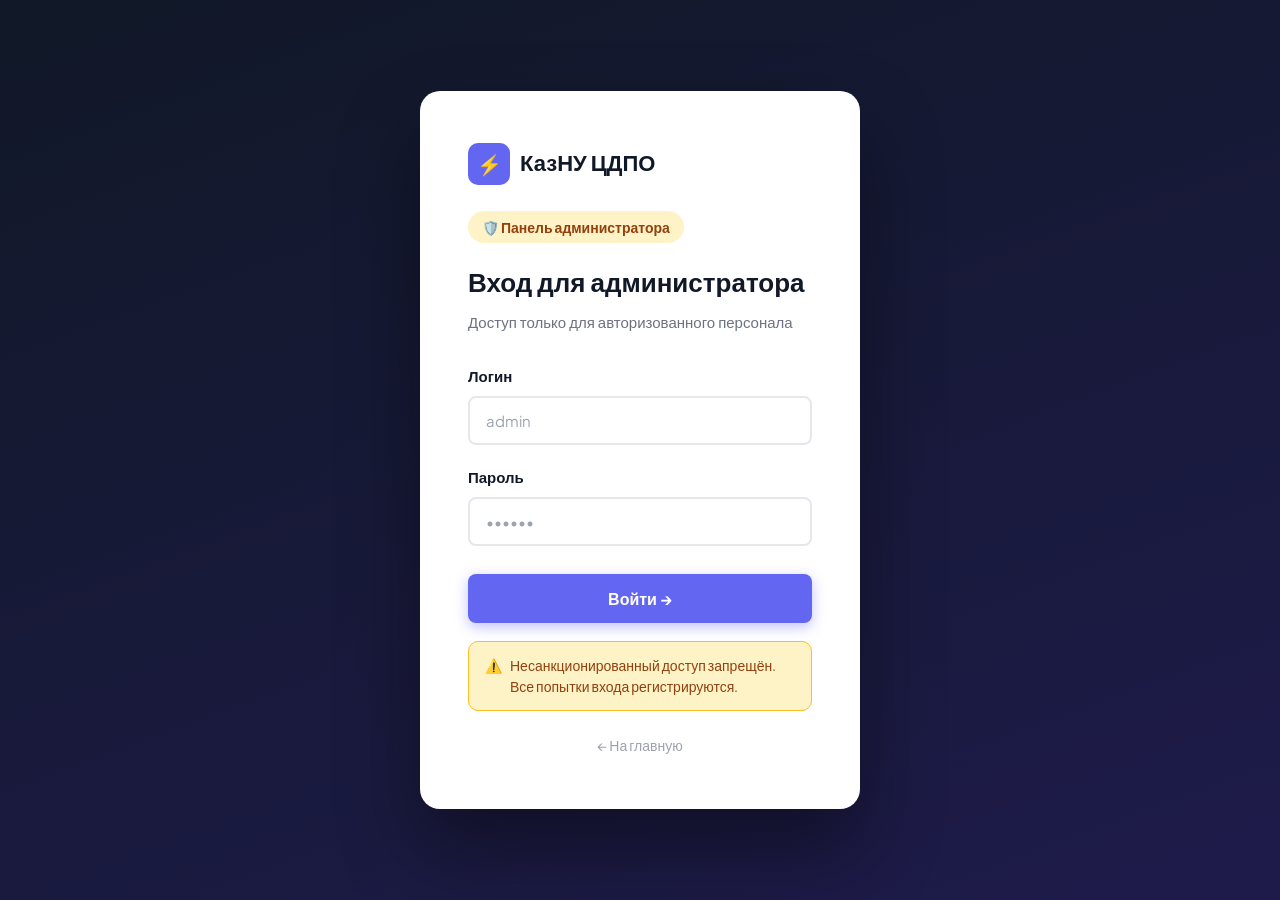
<file: admin-login.html>
<!DOCTYPE html>
<html lang="ru">
<head>
  <meta charset="UTF-8">
  <meta name="viewport" content="width=device-width, initial-scale=1.0">
  <title>Панель управления — EduFlow</title>
  <link rel="stylesheet" href="css/style.css">
  <style>
    .admin-page {
      min-height: 100vh;
      background: linear-gradient(160deg, #111827 0%, #1e1b4b 100%);
      display: flex; align-items: center; justify-content: center; padding: 20px;
    }
    .admin-box {
      background: #fff; border-radius: 20px;
      padding: 52px 48px; width: 100%; max-width: 440px;
      box-shadow: 0 40px 80px rgba(0,0,0,0.4);
    }
    .field-error { font-size: 13px; color: var(--danger); margin-top: 6px; display: none; font-weight: 500; }
    .form-control.is-error { border-color: var(--danger); box-shadow: 0 0 0 4px rgba(239,68,68,0.1); }
    .form-control.is-ok   { border-color: var(--success); }
    .admin-warning {
      background: #fef3c7; border: 1px solid #fbbf24; border-radius: 10px;
      padding: 13px 16px; font-size: 14px; color: #92400e; margin-top: 18px;
      display: flex; gap: 8px; align-items: flex-start; line-height: 1.5;
    }
  </style>
</head>
<body class="admin-page" data-page="login">

  <div class="admin-box">
    <div style="display:flex;align-items:center;gap:10px;margin-bottom:26px">
      <div class="logo-icon" style="width:42px;height:42px;font-size:20px">⚡</div>
      <span style="font-family:'Sora',sans-serif;font-size:22px;font-weight:800">КазНУ ЦДПО</span>
    </div>

    <div style="display:inline-flex;align-items:center;gap:8px;background:#fef3c7;color:#92400e;padding:5px 14px;border-radius:20px;font-size:14px;font-weight:700;margin-bottom:20px">
      🛡️ Панель администратора
    </div>

    <h3 style="font-family:'Sora',sans-serif;font-size:26px;font-weight:800;margin-bottom:6px">Вход для администратора</h3>
    <p style="font-size:15px;color:var(--text-secondary);margin-bottom:30px">Доступ только для авторизованного персонала</p>

    <form id="loginForm" novalidate>
      <input type="hidden" id="hiddenRole" value="admin">

      <div class="form-group">
        <label class="form-label">Логин</label>
        <input type="text" id="loginInput" class="form-control"
          placeholder="admin" autocomplete="username">
        <div class="field-error" id="loginError"></div>
      </div>

      <div class="form-group">
        <label class="form-label">Пароль</label>
        <input type="password" id="passwordInput" class="form-control"
          placeholder="••••••" autocomplete="current-password">
        <div class="field-error" id="passwordError"></div>
      </div>

      <button type="submit" class="login-btn">Войти →</button>
    </form>

    <div class="admin-warning">
      <span>⚠️</span>
      <span>Несанкционированный доступ запрещён. Все попытки входа регистрируются.</span>
    </div>

    <div style="text-align:center;margin-top:22px">
      <a href="index.html" style="font-size:14px;color:var(--text-muted)">← На главную</a>
    </div>
  </div>

  <script src="js/app.js"></script>
</body>
</html>
</file>
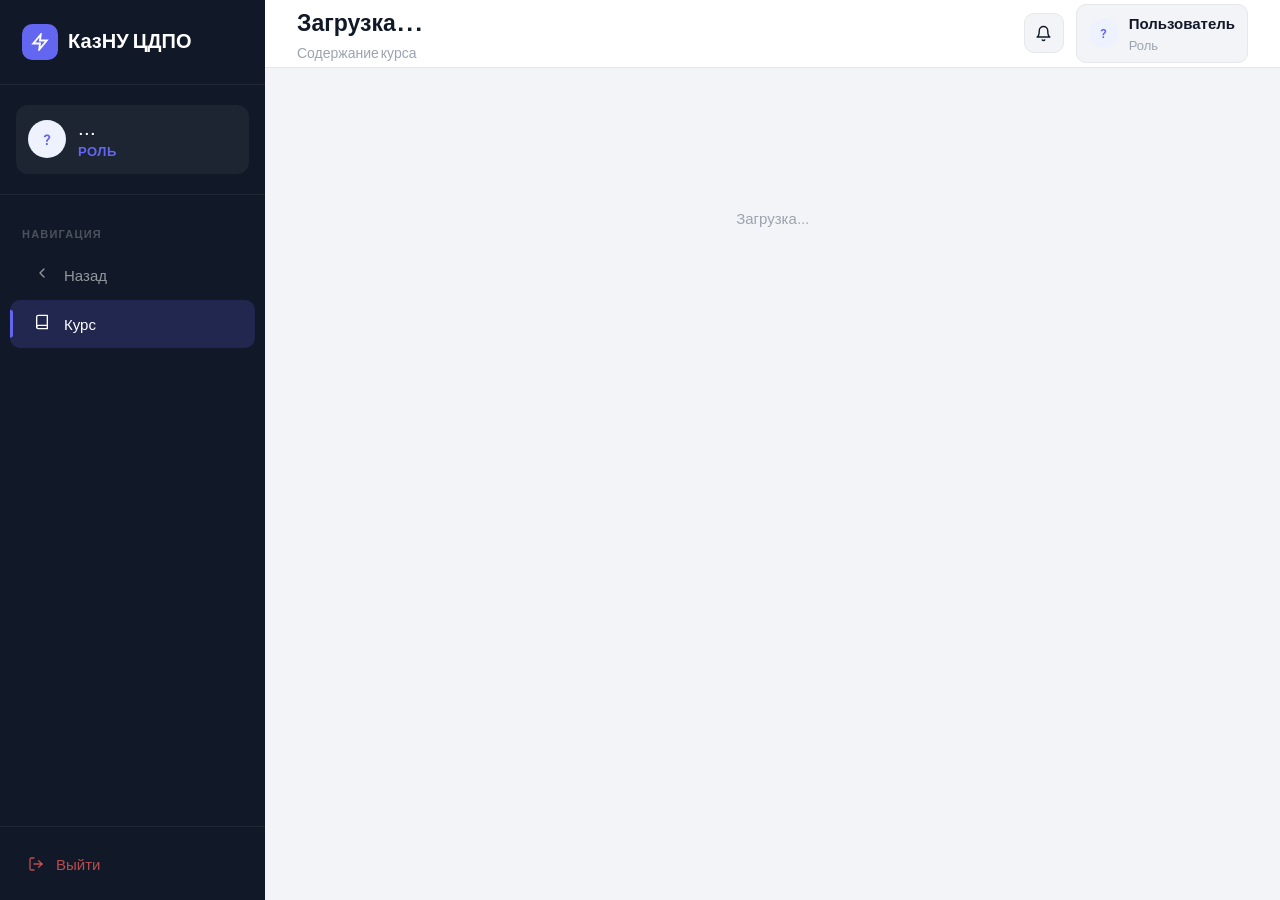
<file: course.html>
<!DOCTYPE html>
<html lang="ru">
<head>
  <meta charset="UTF-8">
  <meta name="viewport" content="width=device-width, initial-scale=1.0">
  <title>Курс — КазНУ ЦДПО</title>
  <link rel="stylesheet" href="css/style.css">
  <style>
    /* Модульные тоглы */
    .module-header{display:grid;grid-template-columns:52px 1fr auto auto;align-items:center;gap:14px;padding:0 22px;height:72px;cursor:pointer;transition:background .15s}
    .module-header:hover{background:var(--bg)}
    .module-num{width:44px;height:44px;border-radius:12px;display:flex;align-items:center;justify-content:center;color:#fff;font-size:15px;font-weight:800;flex-shrink:0}
    .module-header-text{min-width:0}
    .module-title{font-size:16px;font-weight:700;white-space:nowrap;overflow:hidden;text-overflow:ellipsis}
    .module-subtitle{font-size:12px;color:var(--text-muted);margin-top:2px}
    .module-status{display:flex;align-items:center;justify-content:flex-end;min-width:110px}
    .module-toggle{font-size:11px;color:var(--text-muted);transition:transform .2s;flex-shrink:0;width:18px;text-align:center}
    .module-header.open .module-toggle{transform:rotate(180deg)}

    /* Строки уроков */
    .lesson-row{display:flex;align-items:center;gap:14px;padding:12px 22px;border-bottom:1px solid var(--border);transition:background .12s;cursor:pointer}
    .lesson-row:last-child{border-bottom:none}
    .lesson-row:hover{background:#fafbfc}
    .lesson-icon{width:36px;height:36px;border-radius:10px;display:flex;align-items:center;justify-content:center;font-size:16px;flex-shrink:0}
    .lesson-icon.pdf{background:#fee2e2}
    .lesson-icon.video{background:#dbeafe}
    .lesson-icon.quiz{background:var(--warning-light)}
    .lesson-icon.assignment{background:var(--success-light)}
    .lesson-icon.text{background:#f0fdf4}
    .lesson-info{flex:1;min-width:0}
    .lesson-title{font-size:14px;font-weight:600;margin-bottom:2px}
    .lesson-meta{font-size:12px;color:var(--text-muted)}
    .lesson-check{width:24px;height:24px;border-radius:50%;border:2px solid var(--border);display:flex;align-items:center;justify-content:center;flex-shrink:0;transition:all .2s;background:#fff}
    .lesson-check.done{background:var(--success);border-color:var(--success)}
    .lesson-check.done::after{content:'';width:5px;height:9px;border:2px solid #fff;border-top:none;border-left:none;transform:rotate(45deg) translate(-1px,-1px);display:block}
    .lesson-check:not(.done)::after{display:none}

    /* Тест встроенный */
    .quiz-inline{background:#fff;border:1px solid var(--border);border-radius:14px;margin:16px 22px;padding:22px;box-shadow:0 2px 12px rgba(0,0,0,.05)}
    .quiz-q-block{background:var(--bg);border-radius:10px;padding:16px;margin-bottom:14px}
    .quiz-q-text{font-size:15px;font-weight:600;margin-bottom:12px;line-height:1.5}
    .quiz-option{display:flex;align-items:center;gap:10px;padding:10px 13px;border:2px solid var(--border);border-radius:8px;margin-bottom:7px;cursor:pointer;transition:all .15s;font-size:14px}
    .quiz-option:hover{border-color:var(--accent);background:var(--accent-light)}
    .quiz-option.selected{border-color:var(--accent);background:var(--accent-light)}
    .quiz-option.correct{border-color:var(--success);background:var(--success-light);color:var(--success)}
    .quiz-option.wrong{border-color:var(--danger);background:var(--danger-light);color:var(--danger)}
    .quiz-option.reveal-correct{border-color:var(--success);background:var(--success-light);color:var(--success)}
    .quiz-radio{width:18px;height:18px;accent-color:var(--accent);flex-shrink:0}
    .quiz-result-bar{padding:16px;border-radius:10px;text-align:center;margin-top:14px}

    /* Задание встроенное */
    .assignment-inline{background:#fff;border:1px solid var(--border);border-radius:14px;margin:16px 22px;padding:22px}

    /* Боковая панель — прогресс */
    .progress-list{display:flex;flex-direction:column;gap:6px}
    .progress-item{display:flex;align-items:center;gap:10px;padding:9px 12px;border-radius:8px;font-size:13px;cursor:pointer;transition:background .12s}
    .progress-item:hover{background:var(--bg)}
    .progress-item.active{background:var(--accent-light);font-weight:600;color:var(--accent)}
    .progress-dot{width:10px;height:10px;border-radius:50%;background:var(--border);flex-shrink:0}
    .progress-dot.done{background:var(--success)}
    .progress-dot.active{background:var(--accent)}
  </style>
</head>
<body data-page="course">
<div class="app-layout">

  <aside class="sidebar">
    <div class="sidebar-logo">
      <div class="sidebar-logo-icon">
        <svg width="18" height="18" viewBox="0 0 24 24" fill="none" stroke="#fff" stroke-width="2.5" stroke-linecap="round"><path d="M13 2L3 14h9l-1 8 10-12h-9l1-8z"/></svg>
      </div>
      <span class="sidebar-logo-text">КазНУ ЦДПО</span>
    </div>
    <div class="sidebar-user-section">
      <div class="sidebar-user js-open-profile" style="cursor:pointer">
        <div class="avatar avatar-purple js-user-avatar">?</div>
        <div class="sidebar-user-info">
          <div class="user-name js-user-name">...</div>
          <div class="user-role js-user-role">Роль</div>
        </div>
      </div>
    </div>
    <nav class="sidebar-nav"><ul>
      <li class="nav-label">Навигация</li>
      <li class="nav-item" onclick="history.back()">
        <span class="nav-icon"><svg width="16" height="16" viewBox="0 0 24 24" fill="none" stroke="currentColor" stroke-width="2" stroke-linecap="round" stroke-linejoin="round"><polyline points="15,18 9,12 15,6"/></svg></span>
        <span>Назад</span>
      </li>
      <li class="nav-item active">
        <span class="nav-icon"><svg width="16" height="16" viewBox="0 0 24 24" fill="none" stroke="currentColor" stroke-width="2" stroke-linecap="round" stroke-linejoin="round"><path d="M4 19.5A2.5 2.5 0 0 1 6.5 17H20"/><path d="M6.5 2H20v20H6.5A2.5 2.5 0 0 1 4 19.5v-15A2.5 2.5 0 0 1 6.5 2z"/></svg></span>
        <span>Курс</span>
      </li>
    </ul></nav>
    <div class="sidebar-footer">
      <button class="logout-btn">
        <svg width="16" height="16" viewBox="0 0 24 24" fill="none" stroke="currentColor" stroke-width="2" stroke-linecap="round" stroke-linejoin="round"><path d="M9 21H5a2 2 0 0 1-2-2V5a2 2 0 0 1 2-2h4"/><polyline points="16,17 21,12 16,7"/><line x1="21" y1="12" x2="9" y2="12"/></svg>
        <span class="logout-text">Выйти</span>
      </button>
    </div>
  </aside>

  <div class="main-area">
    <header class="topbar">
      <div class="topbar-left">
        <h1 id="coursePageTitle">Загрузка...</h1>
        <p id="coursePageSub">Содержание курса</p>
      </div>
      <div class="topbar-right">
        <div class="notif-btn">
          <svg width="17" height="17" viewBox="0 0 24 24" fill="none" stroke="currentColor" stroke-width="2" stroke-linecap="round" stroke-linejoin="round"><path d="M18 8A6 6 0 0 0 6 8c0 7-3 9-3 9h18s-3-2-3-9"/><path d="M13.73 21a2 2 0 0 1-3.46 0"/></svg>
          <div class="notif-dot"></div>
        </div>
        <div class="topbar-user js-open-profile" style="cursor:pointer">
          <div class="avatar avatar-purple js-user-avatar" style="width:30px;height:30px;font-size:12px">?</div>
          <div class="topbar-user-info">
            <div class="t-name js-user-name">Пользователь</div>
            <div class="t-role js-user-role">Роль</div>
          </div>
        </div>
      </div>
    </header>

    <div id="courseContent">
      <div style="display:flex;align-items:center;justify-content:center;min-height:300px;color:var(--text-muted)">Загрузка...</div>
    </div>
  </div>
</div>

<script src="js/app.js"></script>
<script>
/* =========================================================
   СТРАНИЦА КУРСА — полностью динамическая
========================================================= */
let _course = null;
let _role   = null;
let _myId   = null;
let _lessonDone = {};  // {lessonKey: true}

document.addEventListener('DOMContentLoaded', () => {
  _role = getRole();
  if (!_role) { window.location.href = 'login.html'; return; }

  const name = getName();
  const av   = getAvatar(name);
  _myId = getCurrentUser()?.login || name;

  document.querySelectorAll('.js-user-name').forEach(el=>el.textContent=name);
  document.querySelectorAll('.js-user-avatar').forEach(el=>el.textContent=av);
  document.querySelectorAll('.js-user-role').forEach(el=>el.textContent=roleLabel(_role));
  updateBell();
  document.querySelectorAll('.logout-btn').forEach(b=>b.addEventListener('click',logout));
  document.querySelectorAll('.js-open-profile').forEach(el=>el.addEventListener('click',openProfile));

  // Загружаем прогресс из localStorage
  const saved = localStorage.getItem(`course_progress_${_myId}`);
  _lessonDone = saved ? JSON.parse(saved) : {};

  // Ищем курс по ID из URL
  const params  = new URLSearchParams(window.location.search);
  const courseId= params.get('id');
  const courses = getCourses();
  _course = courseId ? courses.find(c=>c.id===courseId) : courses[0];

  if (!_course) {
    document.getElementById('courseContent').innerHTML =
      `<div style="text-align:center;padding:80px 24px">
        <div style="font-size:52px;margin-bottom:16px">📚</div>
        <h2 style="font-size:22px;font-weight:700;margin-bottom:10px">Курс не найден</h2>
        <p style="color:var(--text-secondary);margin-bottom:24px">Возможно, курс был удалён или ссылка неверна.</p>
        <button onclick="window.location.href='dashboard.html'" class="btn btn-primary">← На главную</button>
      </div>`;
    return;
  }

  document.getElementById('coursePageTitle').textContent = _course.title;
  document.getElementById('coursePageSub').textContent   = _course.category + (_course.level?' · '+_course.level:'');
  document.title = _course.title + ' — КазНУ ЦДПО';

  renderCoursePage();
});

function saveProgress() {
  localStorage.setItem(`course_progress_${_myId}`, JSON.stringify(_lessonDone));
  updateProgressBar();
}

function updateProgressBar() {
  const prog = _course.program||[];
  if (!prog.length) return;
  // Считаем по урокам внутри модулей
  const totalLessons = prog.reduce((s,m)=>(s+(m.l||1)),0);
  const done = Object.values(_lessonDone).filter(Boolean).length;
  const pct  = totalLessons ? Math.round(done/totalLessons*100) : 0;
  const pb = document.getElementById('courseProgressFill');
  const pl = document.getElementById('courseProgressLabel');
  if (pb) pb.style.width = pct+'%';
  if (pl) pl.textContent = pct+'% завершено';
}

function renderCoursePage() {
  const c      = _course;
  const prog   = c.program || [];
  const quizzes= getQuizzes().filter(q=>q.courseId===c.id||(q.teacherName===c.teacherLogin&&!q.courseId));
  const assigns= getAssignments().filter(a=>a.courseId===c.id||(a.teacherName===c.teacherLogin&&!a.courseId));
  const accentColors=['#6366f1','#818cf8','#a78bfa','#4f46e5','#7c3aed'];

  document.getElementById('courseContent').innerHTML = `
    <!-- Шапка курса -->
    <div class="course-hero" style="background:${c.grad||'linear-gradient(160deg,#1a1d2e,#2d1b4e)'}">
      <div class="course-breadcrumb">
        <a href="dashboard.html">← Главная</a> / <a href="javascript:history.back()">Мои курсы</a> / ${c.title}
      </div>
      <h1>${c.title}</h1>
      <div class="course-hero-meta">
        <span>👨‍🏫 ${c.teacher||'—'}</span>
        ${c.category?`<span>📂 ${c.category}</span>`:''}
        ${c.level?`<span style="background:rgba(255,255,255,.15);color:#fff;padding:3px 11px;border-radius:20px;font-size:12px;font-weight:600">${c.level}</span>`:''}
        ${prog.length?`<span>📚 ${prog.length} модулей</span>`:''}
        ${c.hours?`<span>⏱ ~${c.hours} ч</span>`:''}
      </div>
      ${_role==='student'?`
        <div style="max-width:380px">
          <div style="display:flex;justify-content:space-between;font-size:13px;color:rgba(255,255,255,0.7);margin-bottom:7px">
            <span>Ваш прогресс</span><span id="courseProgressLabel">0% завершено</span>
          </div>
          <div class="course-progress-bar">
            <div id="courseProgressFill" class="course-progress-fill" style="width:0%"></div>
          </div>
        </div>`:''}
    </div>

    <!-- Основной макет -->
    <div class="course-layout">

      <!-- ЛЕВАЯ ЧАСТЬ: модули + тесты -->
      <div class="course-modules">

        ${c.desc?`
        <div class="card" style="margin-bottom:20px">
          <div class="card-header"><h3>О курсе</h3></div>
          <div class="card-body">
            <p style="font-size:15px;color:var(--text-secondary);line-height:1.75;margin:0">${c.desc}</p>
            ${(c.outcomes||[]).length?`
              <div style="margin-top:16px">
                <div style="font-size:11px;font-weight:700;text-transform:uppercase;letter-spacing:1px;color:var(--text-muted);margin-bottom:10px">Чему вы научитесь</div>
                ${c.outcomes.map(o=>`<div style="display:flex;gap:10px;margin-bottom:7px;font-size:14px;color:var(--text-secondary)">
                  <div style="width:20px;height:20px;border-radius:50%;background:var(--success-light);color:var(--success);display:flex;align-items:center;justify-content:center;font-size:11px;flex-shrink:0;margin-top:2px">✓</div>
                  <span>${o}</span></div>`).join('')}
              </div>`:''}
          </div>
        </div>`:''}

        <!-- Программа курса -->
        ${prog.length ? `<div class="section-title" style="margin-bottom:16px">Программа курса</div>` : ''}

        ${prog.length===0
          ? `<div class="card"><div style="padding:48px;text-align:center;color:var(--text-muted)">
              <div style="font-size:40px;margin-bottom:12px;opacity:.3">📋</div>
              <div style="font-weight:600;margin-bottom:4px">Программа курса ещё не добавлена</div>
              ${_role==='teacher'?`<button onclick="window.location.href='dashboard.html'" class="btn btn-sm btn-secondary" style="margin-top:12px">Редактировать курс</button>`:'<div style="font-size:13px;margin-top:4px">Преподаватель скоро добавит учебные материалы</div>'}
            </div></div>`
          : prog.map((mod, mi) => `
            <div class="module">
              <div class="module-header ${mi===0?'open':''}" data-default="${mi===0?'open':''}">
                <div class="module-num" style="background:${accentColors[mi%accentColors.length]}">${mod.n||mi+1}</div>
                <div class="module-header-text">
                  <div class="module-title">${mod.name}</div>
                  <div class="module-subtitle">${mod.l||0} урок${mod.l===1?'':'ов'} · ${mod.h||'—'} ч</div>
                </div>
                <div class="module-status">
                  <span class="badge badge-muted" id="modstatus_${mi}">Открыт</span>
                </div>
                <span class="module-toggle">▼</span>
              </div>
              <div class="module-body" ${mi===0?'':'style="display:none"'}>
                <!-- Заглушка: в реальной системе здесь уроки из БД -->
                <div class="lesson-row" onclick="toggleLesson('${c.id}_mod${mi}_lesson0')">
                  <div class="lesson-icon video">🎬</div>
                  <div class="lesson-info">
                    <div class="lesson-title">Видеолекция — ${mod.name}</div>
                    <div class="lesson-meta">Видео · ~${Math.round((mod.h||1)*0.6*10)/10} ч</div>
                  </div>
                  <div class="lesson-check ${_lessonDone[c.id+'_mod'+mi+'_lesson0']?'done':''}" id="lc_${c.id}_mod${mi}_lesson0"></div>
                </div>
                <div class="lesson-row" onclick="toggleLesson('${c.id}_mod${mi}_lesson1')">
                  <div class="lesson-icon pdf">📄</div>
                  <div class="lesson-info">
                    <div class="lesson-title">Конспект — ${mod.name}</div>
                    <div class="lesson-meta">PDF · ${Math.ceil((mod.l||2)*3)} страниц</div>
                  </div>
                  <div class="lesson-check ${_lessonDone[c.id+'_mod'+mi+'_lesson1']?'done':''}" id="lc_${c.id}_mod${mi}_lesson1"></div>
                </div>
                ${_role==='teacher'?`
                <div style="padding:12px 22px;border-top:1px solid var(--border)">
                  <button onclick="openUploadMaterial()" class="btn btn-sm btn-secondary">+ Добавить материал</button>
                </div>`:''}
              </div>
            </div>`).join('')
        }

        <!-- Тесты курса -->
        ${quizzes.length ? `
          <div class="section-title" style="margin-top:28px;margin-bottom:16px">Тесты курса (${quizzes.length})</div>
          ${quizzes.map((q,qi)=>quizBlock(q,qi)).join('')}
        ` : _role==='student'?'':''}

        <!-- Задания курса -->
        ${assigns.length ? `
          <div class="section-title" style="margin-top:28px;margin-bottom:16px">Задания курса (${assigns.length})</div>
          ${assigns.map((a,ai)=>assignBlock(a,ai)).join('')}
        ` : ''}

        ${_role==='teacher'?`
          <div style="margin-top:24px;display:flex;gap:10px;flex-wrap:wrap">
            <button onclick="openTeacherUploadMaterial()" class="btn btn-secondary">
              <svg width="15" height="15" viewBox="0 0 24 24" fill="none" stroke="currentColor" stroke-width="2" stroke-linecap="round" stroke-linejoin="round"><path d="M21 15v4a2 2 0 0 1-2 2H5a2 2 0 0 1-2-2v-4"/><polyline points="17,8 12,3 7,8"/><line x1="12" y1="3" x2="12" y2="15"/></svg>
              Загрузить материал
            </button>
            <button onclick="openTeacherCreateAssignment()" class="btn btn-secondary">
              <svg width="15" height="15" viewBox="0 0 24 24" fill="none" stroke="currentColor" stroke-width="2" stroke-linecap="round" stroke-linejoin="round"><path d="M16 4h2a2 2 0 0 1 2 2v14a2 2 0 0 1-2 2H6a2 2 0 0 1-2-2V6a2 2 0 0 1 2-2h2"/><rect x="8" y="2" width="8" height="4" rx="1"/></svg>
              Создать задание
            </button>
            <button onclick="openTeacherCreateQuiz()" class="btn btn-primary">
              <svg width="15" height="15" viewBox="0 0 24 24" fill="none" stroke="currentColor" stroke-width="2" stroke-linecap="round" stroke-linejoin="round"><circle cx="12" cy="12" r="10"/><path d="M9.09 9a3 3 0 0 1 5.83 1c0 2-3 3-3 3"/><line x1="12" y1="17" x2="12.01" y2="17"/></svg>
              Создать тест
            </button>
          </div>
        `:''}\

      </div><!-- /course-modules -->

      <!-- ПРАВАЯ БОКОВАЯ ПАНЕЛЬ -->
      <div class="course-sidebar-right">

        <!-- Информация -->
        <div class="course-info-card">
          <h4>О курсе</h4>
          <div class="info-list">
            <div class="info-item"><div class="icon">👨‍🏫</div><div><div class="label">Преподаватель</div><div class="value">${c.teacher||'—'}</div></div></div>
            ${c.rating?`<div class="info-item"><div class="icon">⭐</div><div><div class="label">Рейтинг</div><div class="value">${c.rating}/5.0</div></div></div>`:''}
            ${prog.length?`<div class="info-item"><div class="icon">📚</div><div><div class="label">Модули</div><div class="value">${prog.length}</div></div></div>`:''}
            ${c.hours?`<div class="info-item"><div class="icon">⏱</div><div><div class="label">Длительность</div><div class="value">~${c.hours} ч</div></div></div>`:''}
            ${c.level?`<div class="info-item"><div class="icon">📊</div><div><div class="label">Уровень</div><div class="value">${c.level}</div></div></div>`:''}
            <div class="info-item"><div class="icon">🏆</div><div><div class="label">Сертификат</div><div class="value">По завершении</div></div></div>
          </div>
        </div>

        <!-- Прогресс студента -->
        ${_role==='student'&&prog.length?`
        <div class="course-info-card">
          <h4>Мой прогресс</h4>
          <div class="progress-list" style="margin-top:12px">
            ${prog.map((mod,mi)=>`
              <div class="progress-item" onclick="scrollToModule(${mi})">
                <div class="progress-dot ${(_lessonDone[c.id+'_mod'+mi+'_lesson0']&&_lessonDone[c.id+'_mod'+mi+'_lesson1'])?'done':''}"></div>
                <span style="font-size:13px">${mod.name}</span>
              </div>`).join('')}
          </div>
        </div>`:''}

        ${_role==='student'?`
        <!-- Объявления -->
        <div class="course-info-card">
          <h4>📢 Объявления</h4>
          <div style="margin-top:12px">
            <div style="padding:12px;background:var(--accent-light);border-radius:8px;border-left:3px solid var(--accent)">
              <div style="font-size:13px;font-weight:700;margin-bottom:4px">Добро пожаловать!</div>
              <div style="font-size:12px;color:var(--text-secondary)">Курс открыт для прохождения. Удачи в обучении!</div>
              <div style="font-size:11px;color:var(--text-muted);margin-top:5px">${new Date().toLocaleDateString('ru-RU')}</div>
            </div>
          </div>
        </div>`:''}\

      </div><!-- /course-sidebar-right -->
    </div>`;

  initModuleToggles();
  updateProgressBar();
}

/* ── Отметить урок выполненным ── */
function toggleLesson(key) {
  _lessonDone[key] = !_lessonDone[key];
  const el = document.getElementById('lc_'+key);
  if (el) el.className = 'lesson-check' + (_lessonDone[key]?' done':'');
  saveProgress();
  if (_lessonDone[key]) showToast('Урок отмечен выполненным','success');
}

function scrollToModule(idx) {
  const headers = document.querySelectorAll('.module-header');
  if (headers[idx]) headers[idx].scrollIntoView({behavior:'smooth', block:'start'});
}

/* ── Блок теста ── */
function quizBlock(q, qi) {
  const qCount = (q.questions||[]).length;
  const savedResult = JSON.parse(localStorage.getItem(`quiz_result_${_myId}_${q.id}`) || 'null');

  if (_role === 'teacher') {
    return `<div class="card" style="margin-bottom:16px">
      <div class="card-header">
        <h3>📋 ${q.title}</h3>
        <span class="badge ${q.status==='active'?'badge-success':'badge-muted'}">${q.status==='active'?'Активен':'Черновик'}</span>
      </div>
      <div class="card-body" style="font-size:14px;color:var(--text-secondary)">
        ${qCount} вопросов · Лимит: ${q.timeLimit} мин
      </div>
    </div>`;
  }

  if (savedResult) {
    return `<div class="quiz-inline">
      <div style="display:flex;align-items:center;justify-content:space-between;margin-bottom:14px">
        <h3 style="font-size:17px;font-weight:700">📋 ${q.title}</h3>
        <span class="badge badge-success">✓ Пройден</span>
      </div>
      <div class="quiz-result-bar" style="background:${savedResult.pct>=70?'var(--success-light)':'var(--warning-light)'}">
        <div style="font-size:28px;font-weight:900;color:${savedResult.pct>=70?'var(--success)':'var(--warning)'};font-family:'Sora',sans-serif">${savedResult.pct}%</div>
        <div style="font-size:15px;font-weight:600;margin-top:4px">${savedResult.pct>=90?'Отлично!':savedResult.pct>=70?'Хорошо!':'Попробуйте ещё раз'}</div>
        <div style="font-size:13px;color:var(--text-secondary);margin-top:4px">Правильных: ${savedResult.correct} из ${savedResult.total}</div>
      </div>
      <div style="margin-top:14px;display:flex;gap:10px">
        <button onclick="retakeQuiz('${q.id}')" class="btn btn-sm btn-secondary">Пройти заново</button>
        <button onclick="showQuizAnswers('${q.id}')" class="btn btn-sm btn-primary">Посмотреть ответы</button>
      </div>
    </div>`;
  }

  if (!qCount) {
    return `<div class="quiz-inline">
      <h3 style="font-size:17px;font-weight:700;margin-bottom:8px">📋 ${q.title}</h3>
      <div style="color:var(--text-muted);font-size:14px">В тесте пока нет вопросов</div>
    </div>`;
  }

  return `<div class="quiz-inline" id="quiz_${q.id}">
    <div style="display:flex;align-items:center;justify-content:space-between;margin-bottom:16px">
      <h3 style="font-size:17px;font-weight:700">📋 ${q.title}</h3>
      <div style="font-size:13px;color:var(--text-muted)">${qCount} вопросов · ${q.timeLimit} мин</div>
    </div>
    <div id="quizBody_${q.id}">
      ${buildQuizQuestions(q)}
    </div>
    <button onclick="submitQuiz('${q.id}')" class="btn btn-primary" style="margin-top:14px;width:100%">Проверить ответы</button>
  </div>`;
}

function buildQuizQuestions(q) {
  return (q.questions||[]).map((qq,i) => `
    <div class="quiz-q-block">
      <div class="quiz-q-text">${i+1}. ${qq.text}</div>
      ${(qq.options||[]).map((opt,oi)=>`
        <div class="quiz-option" id="opt_${q.id}_${i}_${oi}" onclick="selectOption('${q.id}',${i},${oi})">
          <input type="radio" name="q_${q.id}_${i}" class="quiz-radio" value="${oi}" id="radio_${q.id}_${i}_${oi}">
          <label for="radio_${q.id}_${i}_${oi}" style="cursor:pointer;flex:1">${opt}</label>
        </div>`).join('')}
    </div>`).join('');
}

function selectOption(qid, qIdx, oIdx) {
  const q = getQuizzes().find(x=>x.id===qid);
  if (!q) return;
  const opts = q.questions[qIdx].options||[];
  opts.forEach((_,oi) => {
    const el = document.getElementById(`opt_${qid}_${qIdx}_${oi}`);
    if (el) el.classList.remove('selected');
    const r = document.getElementById(`radio_${qid}_${qIdx}_${oi}`);
    if (r) r.checked = false;
  });
  const sel = document.getElementById(`opt_${qid}_${qIdx}_${oIdx}`);
  if (sel) sel.classList.add('selected');
  const r = document.getElementById(`radio_${qid}_${qIdx}_${oIdx}`);
  if (r) r.checked = true;
}

function submitQuiz(qid) {
  const q = getQuizzes().find(x=>x.id===qid);
  if (!q) return;
  const qs = q.questions||[];
  let correct=0, answered=0;

  qs.forEach((qq,i) => {
    const selected = document.querySelector(`input[name="q_${qid}_${i}"]:checked`);
    if (!selected) return;
    answered++;
    const oIdx = parseInt(selected.value);
    const chosenText = qq.options[oIdx];
    const isRight = (chosenText===qq.correct)||(oIdx===qq.correctIndex);

    qq.options.forEach((_,oi) => {
      const el = document.getElementById(`opt_${qid}_${i}_${oi}`);
      if (!el) return;
      el.style.pointerEvents='none';
      const isCorrectOpt = (qq.options[oi]===qq.correct)||(oi===qq.correctIndex);
      if (oi===oIdx && isRight)  el.classList.add('correct');
      if (oi===oIdx && !isRight) el.classList.add('wrong');
      if (isCorrectOpt && !isRight) el.classList.add('reveal-correct');
    });
    if (isRight) correct++;
  });

  if (answered < qs.length) { showToast('Ответьте на все вопросы','error'); return; }

  const pct = Math.round(correct/qs.length*100);
  // Сохраняем результат
  localStorage.setItem(`quiz_result_${_myId}_${qid}`, JSON.stringify({correct,total:qs.length,pct,date:new Date().toISOString()}));

  // Показываем результат
  const resHtml = `<div class="quiz-result-bar" style="background:${pct>=70?'var(--success-light)':'var(--warning-light)'}">
    <div style="font-size:30px;font-weight:900;color:${pct>=70?'var(--success)':'var(--warning)'};font-family:'Sora',sans-serif">${pct}%</div>
    <div style="font-size:16px;font-weight:700;margin-top:4px">${pct>=90?'🎉 Отлично!':pct>=70?'👍 Хорошо!':'📚 Нужно повторить'}</div>
    <div style="font-size:14px;color:var(--text-secondary);margin-top:4px">Правильных ответов: ${correct} из ${qs.length}</div>
  </div>
  <div style="margin-top:12px;display:flex;gap:10px">
    <button onclick="retakeQuiz('${qid}')" class="btn btn-sm btn-secondary">Пройти заново</button>
  </div>`;

  const btn = document.querySelector(`#quiz_${qid} button[onclick="submitQuiz('${qid}')"]`);
  if (btn) btn.replaceWith(Object.assign(document.createElement('div'), {innerHTML: resHtml}));
  else document.getElementById(`quiz_${qid}`)?.insertAdjacentHTML('beforeend', resHtml);
}

function retakeQuiz(qid) {
  localStorage.removeItem(`quiz_result_${_myId}_${qid}`);
  renderCoursePage();
}

function showQuizAnswers(qid) {
  const q = getQuizzes().find(x=>x.id===qid);
  if (!q) return;
  const qs = q.questions||[];
  openModal(`<div style="background:#fff;border-radius:18px;width:100%;max-width:620px;max-height:90vh;overflow-y:auto;box-shadow:0 24px 80px rgba(0,0,0,.22)">
    <div style="padding:20px 28px;border-bottom:1px solid var(--border);display:flex;align-items:center;justify-content:space-between">
      <h3 style="font-size:18px;font-weight:700">Ответы: ${q.title}</h3>
      <button onclick="closeModal()" style="width:28px;height:28px;border-radius:50%;background:var(--bg);border:none;cursor:pointer;font-size:16px">✕</button>
    </div>
    <div style="padding:20px 28px">
      ${qs.map((qq,i)=>`
        <div style="margin-bottom:18px">
          <div style="font-size:15px;font-weight:600;margin-bottom:10px">${i+1}. ${qq.text}</div>
          ${(qq.options||[]).map((opt,oi)=>{
            const isCorrect=(opt===qq.correct)||(oi===qq.correctIndex);
            return`<div style="padding:9px 13px;border-radius:8px;margin-bottom:6px;font-size:14px;
              background:${isCorrect?'var(--success-light)':'var(--bg)'};
              color:${isCorrect?'var(--success)':'var(--text-secondary)'};
              border:1.5px solid ${isCorrect?'var(--success)':'var(--border)'}">
              ${isCorrect?'✓ ':''} ${opt}
            </div>`;}).join('')}
        </div>`).join('')}
    </div>
  </div>`);
}

/* ── Блок задания ── */
function assignBlock(a, ai) {
  const subs = getSubmissions();
  const mySub = subs.find(s=>s.assignmentId===a.id&&s.studentLogin===_myId);

  if (_role==='teacher') {
    const subCount=subs.filter(s=>s.assignmentId===a.id).length;
    return `<div class="assignment-inline">
      <div style="display:flex;align-items:center;justify-content:space-between;margin-bottom:8px">
        <h3 style="font-size:16px;font-weight:700">📝 ${a.title}</h3>
        <span class="badge badge-primary">${subCount} сдано</span>
      </div>
      <div style="font-size:14px;color:var(--text-secondary);margin-bottom:10px">${a.desc||''}</div>
      <div style="font-size:13px;color:var(--text-muted)">Срок: ${a.deadline||'—'} · Макс. балл: ${a.maxScore||100}</div>
    </div>`;
  }

  return `<div class="assignment-inline">
    <div style="display:flex;align-items:center;justify-content:space-between;margin-bottom:8px">
      <h3 style="font-size:16px;font-weight:700">📝 ${a.title}</h3>
      ${mySub
        ? `<span class="badge ${mySub.grade!==undefined?'badge-success':'badge-primary'}">${mySub.grade!==undefined?`Оценка: ${mySub.grade}/${a.maxScore}`:'Сдано'}</span>`
        : `<span class="badge badge-warning">Ожидается</span>`}
    </div>
    ${a.desc?`<div style="font-size:14px;color:var(--text-secondary);margin-bottom:10px">${a.desc}</div>`:''}
    <div style="font-size:13px;color:var(--text-muted);margin-bottom:14px">Срок сдачи: ${a.deadline||'—'} · Максимум: ${a.maxScore||100} баллов</div>
    ${!mySub
      ? `<div>
          <textarea id="asgn_text_${a.id}" rows="3" style="width:100%;padding:10px 13px;border:1.5px solid var(--border);border-radius:8px;font-size:14px;font-family:inherit;box-sizing:border-box;resize:vertical;margin-bottom:10px" placeholder="Напишите ответ или описание выполненной работы..."></textarea>
          <button onclick="submitInlineAssignment('${a.id}','${a.maxScore||100}')" class="btn btn-primary btn-sm">📤 Сдать задание</button>
        </div>`
      : `<div style="background:var(--success-light);border-radius:8px;padding:12px;font-size:14px;color:var(--success)">
          ✓ Работа отправлена. Ждите проверки от преподавателя.
          ${mySub.grade!==undefined?`<div style="margin-top:6px;font-weight:700">Ваш балл: ${mySub.grade}/${a.maxScore}</div>`:''}
        </div>`
    }
  </div>`;
}

/* ── Препод: загрузить материал ── */
function openTeacherUploadMaterial() {
  openModal(`<div style="background:#fff;border-radius:18px;width:100%;max-width:500px;box-shadow:0 24px 80px rgba(0,0,0,.22)">
    <div style="padding:20px 28px;border-bottom:1px solid var(--border);display:flex;align-items:center;justify-content:space-between">
      <h3 style="font-size:17px;font-weight:700">📎 Загрузить материал</h3>
      <button onclick="closeModal()" style="width:28px;height:28px;border-radius:50%;background:var(--bg);border:none;cursor:pointer;font-size:16px">✕</button>
    </div>
    <div style="padding:24px 28px;display:flex;flex-direction:column;gap:14px">
      <div><label style="display:block;font-size:13px;font-weight:600;margin-bottom:5px;color:var(--text-secondary)">Название материала *</label>
        <input id="tm_title" type="text" placeholder="Например: Конспект по теме 1" style="width:100%;padding:10px 12px;border:1.5px solid var(--border);border-radius:8px;font-size:14px;font-family:inherit;box-sizing:border-box"></div>
      <div><label style="display:block;font-size:13px;font-weight:600;margin-bottom:5px;color:var(--text-secondary)">Тип</label>
        <select id="tm_type" style="width:100%;padding:10px 12px;border:1.5px solid var(--border);border-radius:8px;font-size:14px;font-family:inherit;box-sizing:border-box;appearance:none">
          <option value="pdf">📄 PDF / Конспект</option>
          <option value="video">🎬 Видео (ссылка)</option>
          <option value="link">🔗 Ссылка</option>
          <option value="text">📝 Текст</option>
        </select></div>
      <div><label style="display:block;font-size:13px;font-weight:600;margin-bottom:5px;color:var(--text-secondary)">Ссылка / URL</label>
        <input id="tm_url" type="url" placeholder="https://..." style="width:100%;padding:10px 12px;border:1.5px solid var(--border);border-radius:8px;font-size:14px;font-family:inherit;box-sizing:border-box"></div>
      <div><label style="display:block;font-size:13px;font-weight:600;margin-bottom:5px;color:var(--text-secondary)">Описание</label>
        <textarea id="tm_desc" rows="2" placeholder="Краткое описание..." style="width:100%;padding:10px 12px;border:1.5px solid var(--border);border-radius:8px;font-size:14px;font-family:inherit;box-sizing:border-box;resize:vertical"></textarea></div>
      <div style="display:flex;gap:10px;margin-top:4px">
        <button onclick="saveTeacherMaterial()" class="btn btn-primary" style="flex:1">Добавить материал</button>
        <button onclick="closeModal()" class="btn btn-secondary">Отмена</button>
      </div>
    </div>
  </div>`);
}
function saveTeacherMaterial() {
  const title = document.getElementById('tm_title')?.value.trim();
  if (!title) { showToast('Введите название','error'); return; }
  const mats = JSON.parse(localStorage.getItem('lms_course_materials') || '{}');
  if (!mats[_course.id]) mats[_course.id] = [];
  mats[_course.id].push({
    id: Math.random().toString(36).slice(2,10),
    title, type: document.getElementById('tm_type')?.value,
    url: document.getElementById('tm_url')?.value.trim(),
    desc: document.getElementById('tm_desc')?.value.trim(),
    addedAt: new Date().toISOString(), addedBy: _myId
  });
  localStorage.setItem('lms_course_materials', JSON.stringify(mats));
  closeModal(); showToast('Материал добавлен','success'); renderCoursePage();
}

/* ── Препод: создать задание ── */
function openTeacherCreateAssignment() {
  openModal(`<div style="background:#fff;border-radius:18px;width:100%;max-width:520px;box-shadow:0 24px 80px rgba(0,0,0,.22)">
    <div style="padding:20px 28px;border-bottom:1px solid var(--border);display:flex;align-items:center;justify-content:space-between">
      <h3 style="font-size:17px;font-weight:700">📝 Создать задание</h3>
      <button onclick="closeModal()" style="width:28px;height:28px;border-radius:50%;background:var(--bg);border:none;cursor:pointer;font-size:16px">✕</button>
    </div>
    <div style="padding:24px 28px;display:flex;flex-direction:column;gap:14px">
      <div><label style="display:block;font-size:13px;font-weight:600;margin-bottom:5px;color:var(--text-secondary)">Название *</label>
        <input id="ta_title" type="text" placeholder="Название задания" style="width:100%;padding:10px 12px;border:1.5px solid var(--border);border-radius:8px;font-size:14px;font-family:inherit;box-sizing:border-box"></div>
      <div><label style="display:block;font-size:13px;font-weight:600;margin-bottom:5px;color:var(--text-secondary)">Описание / условие *</label>
        <textarea id="ta_desc" rows="3" placeholder="Опишите задание..." style="width:100%;padding:10px 12px;border:1.5px solid var(--border);border-radius:8px;font-size:14px;font-family:inherit;box-sizing:border-box;resize:vertical"></textarea></div>
      <div style="display:grid;grid-template-columns:1fr 1fr;gap:12px">
        <div><label style="display:block;font-size:13px;font-weight:600;margin-bottom:5px;color:var(--text-secondary)">Срок сдачи</label>
          <input id="ta_deadline" type="date" style="width:100%;padding:10px 12px;border:1.5px solid var(--border);border-radius:8px;font-size:14px;font-family:inherit;box-sizing:border-box"></div>
        <div><label style="display:block;font-size:13px;font-weight:600;margin-bottom:5px;color:var(--text-secondary)">Макс. балл</label>
          <input id="ta_score" type="number" value="100" min="1" style="width:100%;padding:10px 12px;border:1.5px solid var(--border);border-radius:8px;font-size:14px;font-family:inherit;box-sizing:border-box"></div>
      </div>
      <div style="display:flex;gap:10px;margin-top:4px">
        <button onclick="saveTeacherAssignment()" class="btn btn-primary" style="flex:1">Создать задание</button>
        <button onclick="closeModal()" class="btn btn-secondary">Отмена</button>
      </div>
    </div>
  </div>`);
}
function saveTeacherAssignment() {
  const title = document.getElementById('ta_title')?.value.trim();
  const desc  = document.getElementById('ta_desc')?.value.trim();
  if (!title || !desc) { showToast('Заполните название и описание','error'); return; }
  const assigns = getAssignments();
  assigns.push({
    id: Math.random().toString(36).slice(2,10),
    title, desc, courseId: _course.id,
    teacherName: _myId,
    deadline: document.getElementById('ta_deadline')?.value || '—',
    maxScore: parseInt(document.getElementById('ta_score')?.value) || 100,
    createdAt: new Date().toISOString()
  });
  saveAssignments(assigns);
  closeModal(); showToast('Задание создано','success'); renderCoursePage();
}

/* ── Препод: создать тест прямо из курса ── */
function openTeacherCreateQuiz() {
  window._cqQuestions = [{id:'q1', text:'', type:'single', options:['','','',''], correctIndex:0, correctIndexes:[], correctText:''}];
  renderCourseQuizModal();
}
function renderCourseQuizModal() {
  const qs = window._cqQuestions;
  openModal(`<div style="background:#fff;border-radius:18px;width:100%;max-width:640px;max-height:90vh;overflow-y:auto;box-shadow:0 24px 80px rgba(0,0,0,.22)">
    <div style="padding:20px 28px;border-bottom:1px solid var(--border);display:flex;align-items:center;justify-content:space-between;position:sticky;top:0;background:#fff;z-index:2">
      <h3 style="font-size:17px;font-weight:700">📋 Создать тест</h3>
      <button onclick="closeModal()" style="width:28px;height:28px;border-radius:50%;background:var(--bg);border:none;cursor:pointer;font-size:16px">✕</button>
    </div>
    <div style="padding:24px 28px">
      <div style="display:grid;grid-template-columns:1fr 1fr;gap:12px;margin-bottom:20px">
        <div><label style="display:block;font-size:13px;font-weight:600;margin-bottom:5px;color:var(--text-secondary)">Название теста *</label>
          <input id="cq_title" type="text" placeholder="Название теста" style="width:100%;padding:10px 12px;border:1.5px solid var(--border);border-radius:8px;font-size:14px;font-family:inherit;box-sizing:border-box"></div>
        <div><label style="display:block;font-size:13px;font-weight:600;margin-bottom:5px;color:var(--text-secondary)">Лимит времени (мин)</label>
          <input id="cq_time" type="number" value="30" min="1" style="width:100%;padding:10px 12px;border:1.5px solid var(--border);border-radius:8px;font-size:14px;font-family:inherit;box-sizing:border-box"></div>
      </div>

      <div style="font-size:13px;font-weight:700;text-transform:uppercase;letter-spacing:.8px;color:var(--text-muted);margin-bottom:12px">Вопросы (${qs.length})</div>

      ${qs.map((q,i) => `<div style="border:1.5px solid var(--border);border-radius:12px;padding:16px;margin-bottom:12px">
        <div style="display:flex;align-items:center;justify-content:space-between;margin-bottom:10px">
          <span style="font-size:13px;font-weight:700;color:var(--text-muted)">Вопрос ${i+1}</span>
          <button onclick="cqRemoveQ(${i})" style="border:none;background:transparent;cursor:pointer;color:var(--danger);font-size:18px;line-height:1">✕</button>
        </div>
        <div style="margin-bottom:10px">
          <textarea oninput="window._cqQuestions[${i}].text=this.value" rows="2"
            placeholder="Текст вопроса..."
            style="width:100%;padding:9px 12px;border:1.5px solid var(--border);border-radius:8px;font-size:14px;font-family:inherit;box-sizing:border-box;resize:vertical">${q.text}</textarea>
        </div>
        <div style="margin-bottom:10px">
          <label style="font-size:12px;font-weight:700;color:var(--text-muted);margin-bottom:6px;display:block">Тип ответа</label>
          <select onchange="cqChangeType(${i},this.value)"
            style="padding:8px 12px;border:1.5px solid var(--border);border-radius:8px;font-size:13px;font-family:inherit;appearance:none">
            <option value="single" ${q.type==='single'?'selected':''}>Один вариант</option>
            <option value="multiple" ${q.type==='multiple'?'selected':''}>Несколько вариантов</option>
            <option value="text" ${q.type==='text'?'selected':''}>Развёрнутый ответ</option>
          </select>
        </div>
        ${q.type==='text'
          ? `<div style="padding:10px 12px;background:var(--bg);border-radius:8px;font-size:13px;color:var(--text-muted)">
              Студент введёт текстовый ответ. Вы проверите вручную.
              <div style="margin-top:8px"><label style="font-size:12px;font-weight:600;color:var(--text-secondary);margin-bottom:4px;display:block">Правильный ответ / критерий оценки (для себя)</label>
              <input type="text" value="${q.correctText||''}" oninput="window._cqQuestions[${i}].correctText=this.value"
                placeholder="Опорный ответ..."
                style="width:100%;padding:8px 10px;border:1.5px solid var(--border);border-radius:7px;font-size:13px;font-family:inherit;box-sizing:border-box"></div>
            </div>`
          : `<div>
              <div style="font-size:12px;font-weight:700;color:var(--text-muted);margin-bottom:8px">
                Варианты · <span style="color:var(--success)">${q.type==='multiple'?'Отметьте все правильные':'Отметьте правильный'}</span>
              </div>
              ${(q.options||[]).map((opt,oi)=>`<div style="display:flex;align-items:center;gap:8px;margin-bottom:7px">
                <input type="${q.type==='multiple'?'checkbox':'radio'}" name="cq_correct_${i}"
                  ${q.type==='multiple'
                    ? `${(q.correctIndexes||[]).includes(oi)?'checked':''} onchange="cqToggleMulti(${i},${oi},this.checked)"`
                    : `value="${oi}" ${q.correctIndex===oi?'checked':''} onchange="window._cqQuestions[${i}].correctIndex=${oi}"`}
                  style="width:16px;height:16px;accent-color:var(--success);flex-shrink:0;cursor:pointer">
                <input type="text" value="${opt}" oninput="window._cqQuestions[${i}].options[${oi}]=this.value"
                  placeholder="Вариант ${String.fromCharCode(65+oi)}"
                  style="flex:1;padding:8px 10px;border:1.5px solid var(--border);border-radius:7px;font-size:13px;font-family:inherit">
                <button onclick="cqRemoveOpt(${i},${oi})" style="border:none;background:transparent;cursor:pointer;color:var(--text-muted);font-size:16px">✕</button>
              </div>`).join('')}
              <button onclick="cqAddOpt(${i})"
                style="padding:6px 12px;border:1.5px dashed var(--border);border-radius:8px;background:transparent;color:var(--text-muted);font-size:13px;cursor:pointer;width:100%;margin-top:4px">
                + Вариант ответа
              </button>
            </div>`
        }
      </div>`).join('')}

      <button onclick="cqAddQ()"
        style="width:100%;padding:11px;border:1.5px dashed var(--border);border-radius:10px;background:transparent;color:var(--accent);font-size:14px;font-weight:600;cursor:pointer;margin-bottom:20px">
        + Добавить вопрос
      </button>
      <div style="display:flex;gap:10px">
        <button onclick="saveCourseQuiz()" class="btn btn-primary" style="flex:1">Сохранить тест</button>
        <button onclick="closeModal()" class="btn btn-secondary">Отмена</button>
      </div>
    </div>
  </div>`);
}
function cqAddQ() {
  window._cqQuestions.push({id:Math.random().toString(36).slice(2,8), text:'', type:'single', options:['','','',''], correctIndex:0, correctIndexes:[], correctText:''});
  renderCourseQuizModal();
}
function cqRemoveQ(i) {
  window._cqQuestions.splice(i,1);
  renderCourseQuizModal();
}
function cqChangeType(i, type) {
  window._cqQuestions[i].type = type;
  renderCourseQuizModal();
}
function cqAddOpt(i) {
  window._cqQuestions[i].options.push('');
  renderCourseQuizModal();
}
function cqRemoveOpt(i, oi) {
  window._cqQuestions[i].options.splice(oi,1);
  renderCourseQuizModal();
}
function cqToggleMulti(i, oi, checked) {
  const idxs = window._cqQuestions[i].correctIndexes || [];
  if (checked) { if (!idxs.includes(oi)) idxs.push(oi); }
  else { const p=idxs.indexOf(oi); if(p>-1) idxs.splice(p,1); }
  window._cqQuestions[i].correctIndexes = idxs;
}
function saveCourseQuiz() {
  const title = document.getElementById('cq_title')?.value.trim();
  if (!title) { showToast('Введите название теста','error'); return; }
  const qs = window._cqQuestions;
  if (!qs.length) { showToast('Добавьте хотя бы один вопрос','error'); return; }
  const quizzes = getQuizzes();
  quizzes.push({
    id: Math.random().toString(36).slice(2,10),
    title, courseId: _course.id,
    teacherName: _myId,
    timeLimit: parseInt(document.getElementById('cq_time')?.value) || 30,
    status: 'active',
    questions: qs.map(q => ({...q})),
    createdAt: new Date().toISOString()
  });
  saveQuizzes(quizzes);
  closeModal(); showToast('Тест создан и доступен студентам','success'); renderCoursePage();
}

function submitInlineAssignment(assignmentId, maxScore) {
  const text = document.getElementById(`asgn_text_${assignmentId}`)?.value.trim();
  if (!text) { showToast('Напишите ответ','error'); return; }
  const subs = getSubmissions();
  const me = getCurrentUser();
  subs.push({
    id: Math.random().toString(36).slice(2,10),
    assignmentId, courseId: _course?.id,
    studentName: getName(), studentLogin: _myId,
    text, submittedAt: new Date().toISOString(),
  });
  saveSubmissions(subs);
  showToast('Работа отправлена преподавателю!','success');
  renderCoursePage();
}
</script>
</body>
</html>
</file>
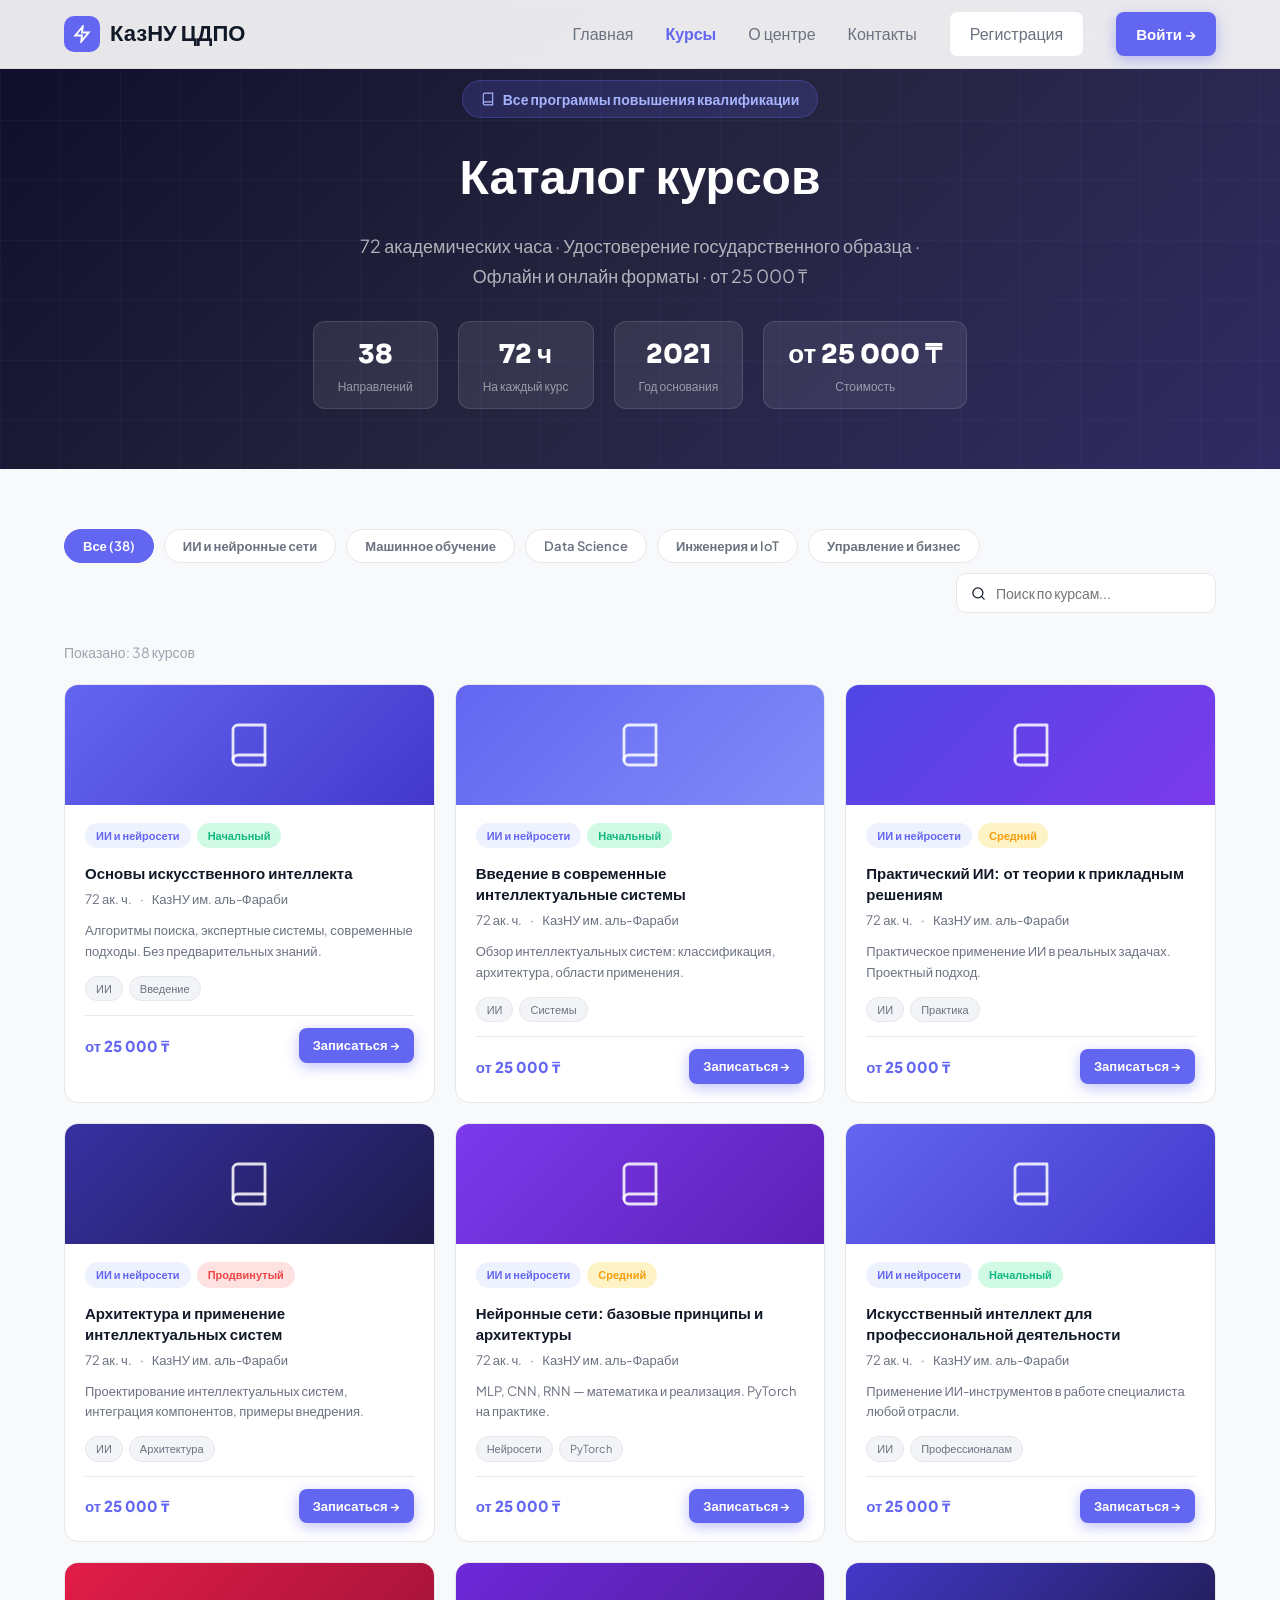
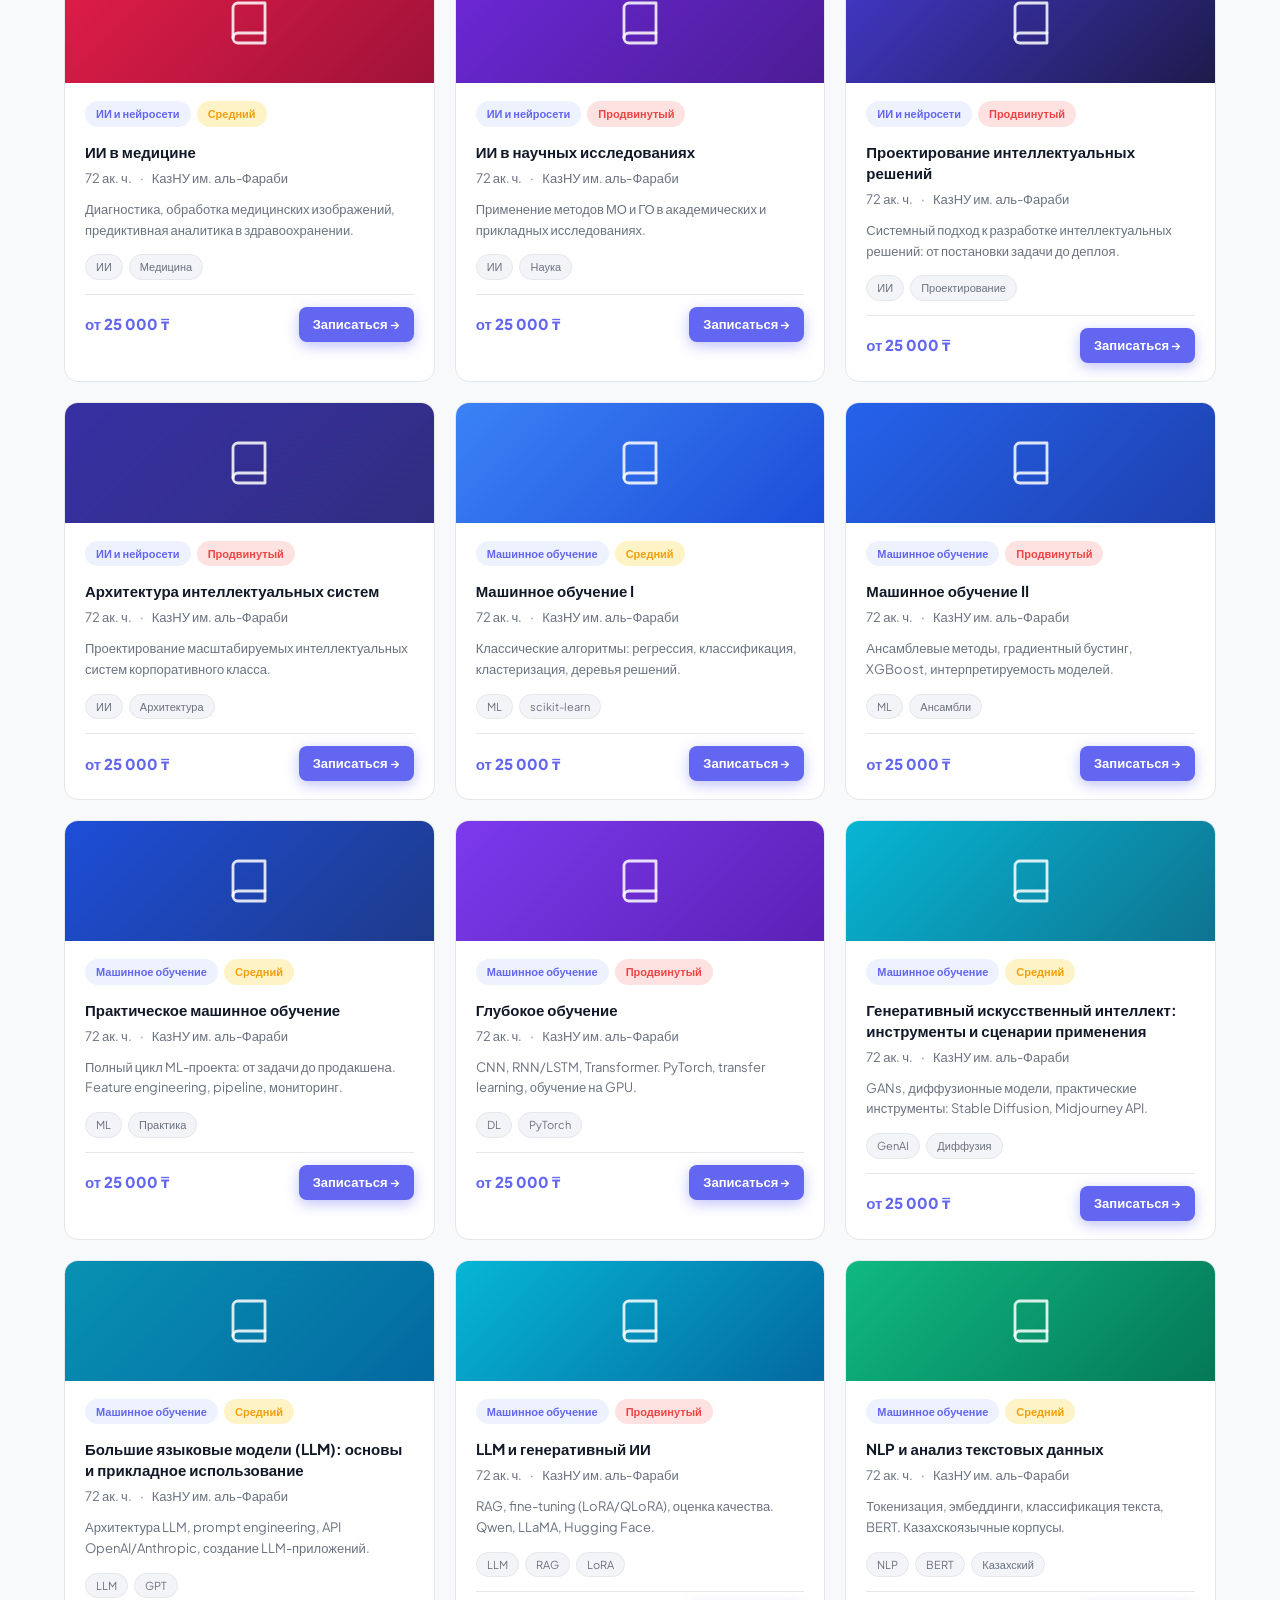
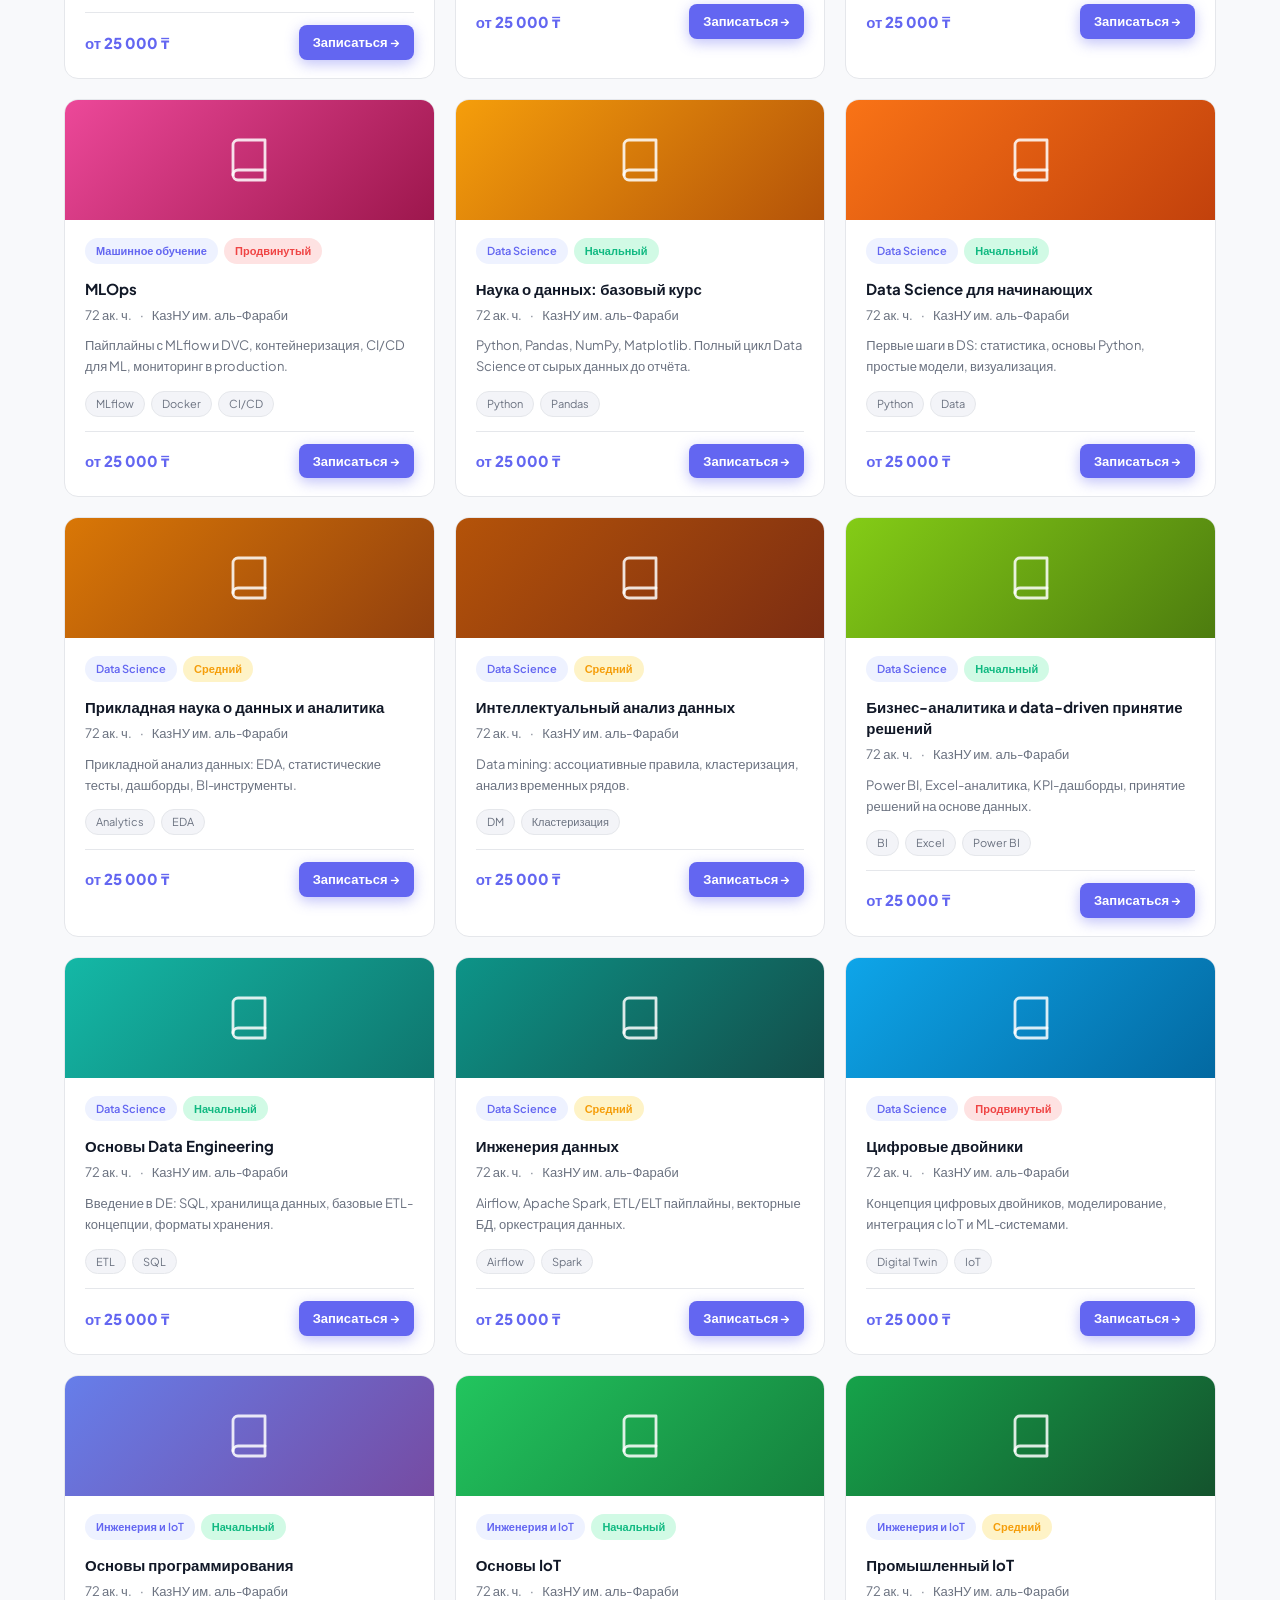
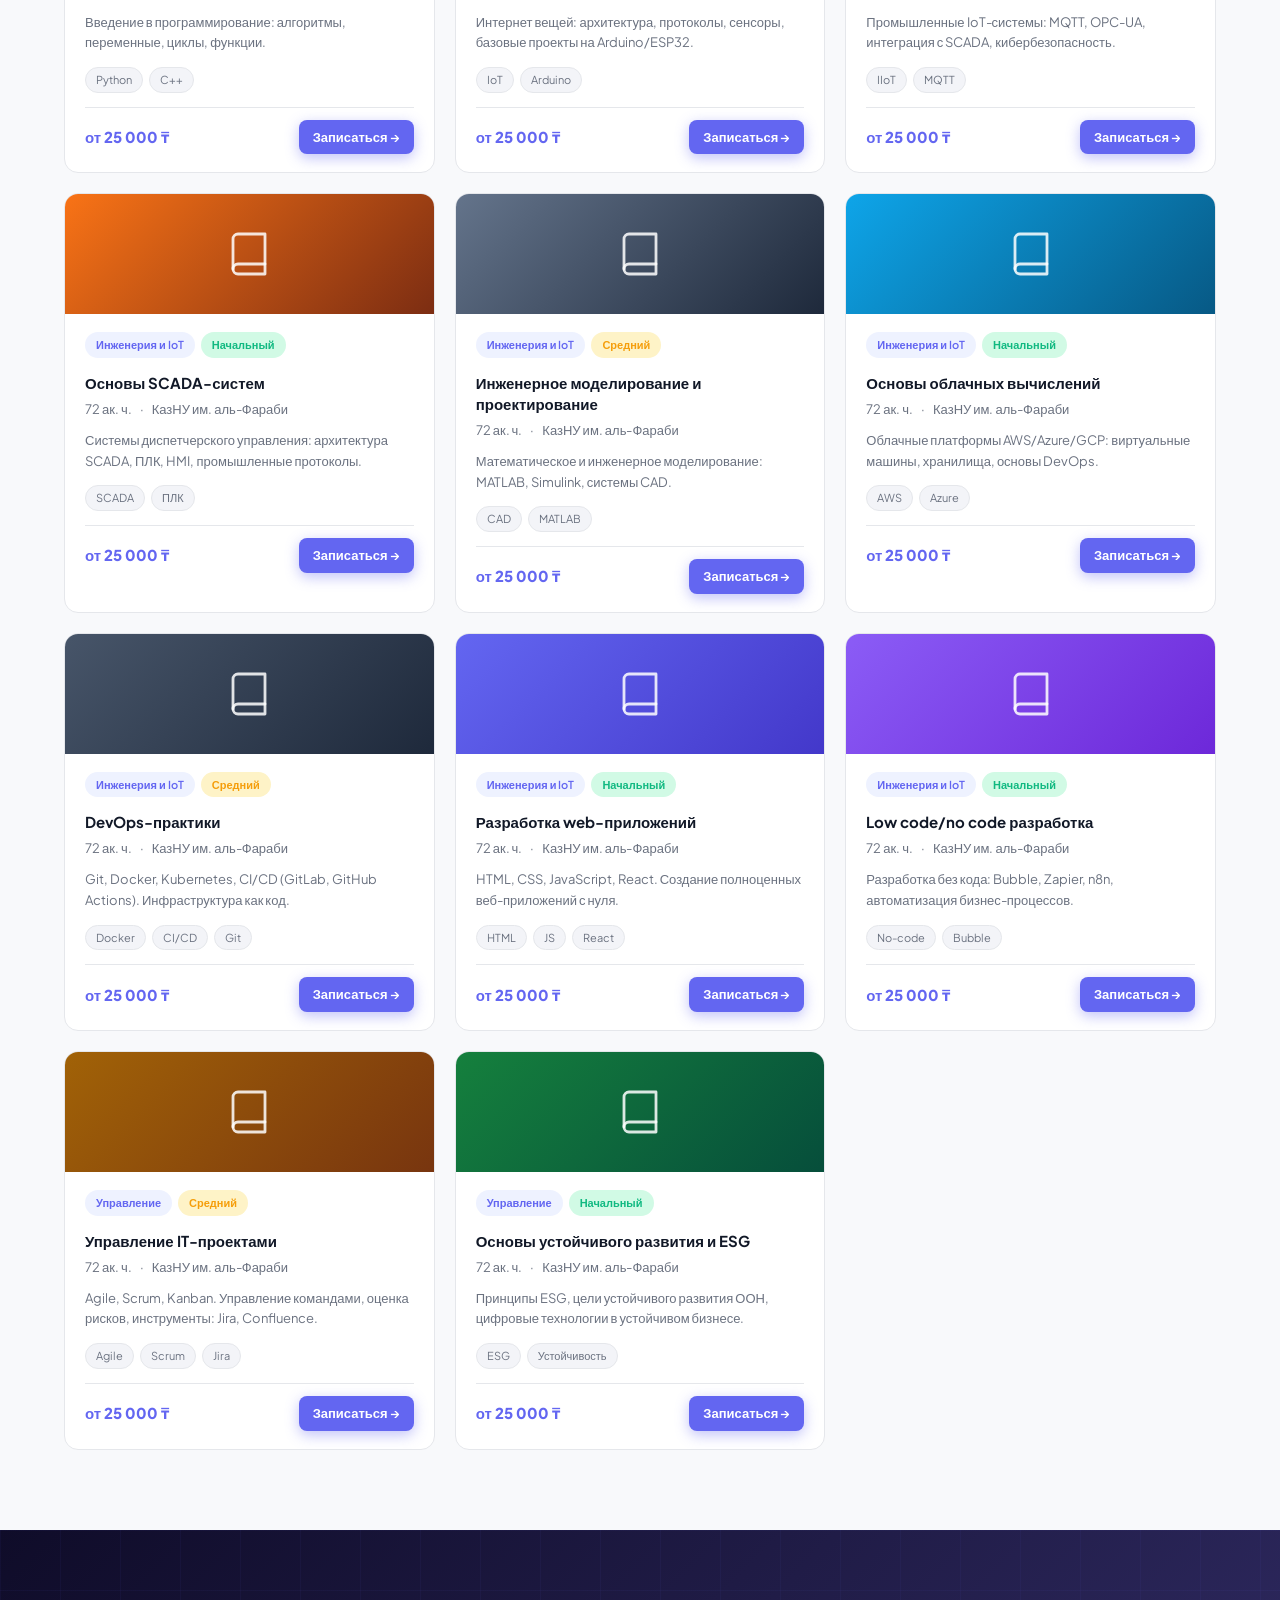
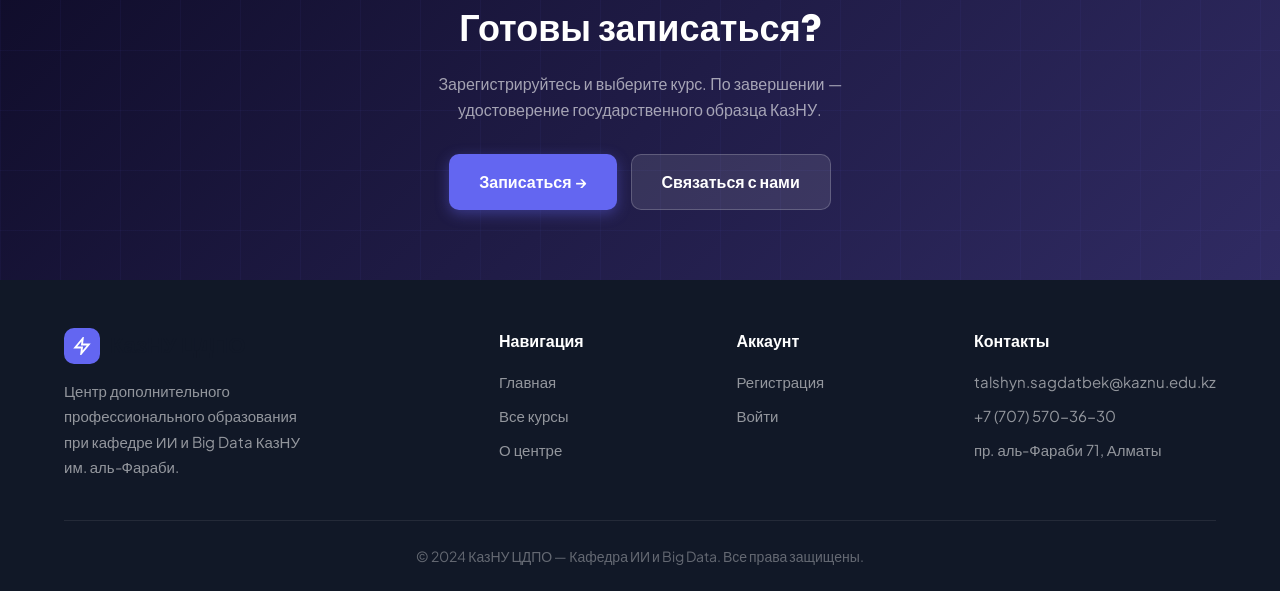
<file: courses.html>
<!DOCTYPE html>
<html lang="ru">
<head>
  <meta charset="UTF-8">
  <meta name="viewport" content="width=device-width, initial-scale=1.0">
  <title>Курсы — КазНУ ЦДПО</title>
  <link rel="stylesheet" href="css/style.css">
  <link href="https://fonts.googleapis.com/css2?family=Sora:wght@600;700;800&family=Inter:wght@400;500;600;700&display=swap" rel="stylesheet">
  <style>
    .page-hero {
      background: linear-gradient(135deg, #0f0c29 0%, #24243e 50%, #302b63 100%);
      padding: 80px 0 60px; text-align: center; position: relative; overflow: hidden;
    }
    .page-hero::before {
      content:''; position:absolute; inset:0;
      background-image: linear-gradient(rgba(99,102,241,0.07) 1px,transparent 1px),
                        linear-gradient(90deg,rgba(99,102,241,0.07) 1px,transparent 1px);
      background-size: 60px 60px;
    }
    .page-hero .container { position: relative; z-index:1; }
    .page-hero h1 { font-family:'Sora',sans-serif; font-size:48px; font-weight:800; color:#fff; margin-bottom:14px; }
    .page-hero p  { color:rgba(255,255,255,0.65); font-size:18px; max-width:560px; margin:0 auto 30px; line-height:1.65; }
    .hero-tag { display:inline-flex;align-items:center;gap:8px;background:rgba(99,102,241,0.18);color:#a5b4fc;border:1px solid rgba(99,102,241,0.3);padding:7px 18px;border-radius:30px;font-size:14px;font-weight:600;margin-bottom:22px; }

    .courses-page { padding: 60px 0 80px; background: #f8f9fb; }
    .filter-bar { display:flex; gap:10px; flex-wrap:wrap; margin-bottom:28px; align-items:center; }
    .filter-btn { padding:8px 18px; border-radius:20px; border:1.5px solid var(--border); background:#fff; font-size:13px; font-weight:600; cursor:pointer; color:var(--text-secondary); transition:all 0.15s; }
    .filter-btn:hover, .filter-btn.active { background:var(--accent); border-color:var(--accent); color:#fff; }
    .search-bar { display:flex; align-items:center; gap:10px; background:#fff; border:1.5px solid var(--border); border-radius:10px; padding:10px 14px; min-width:260px; margin-left:auto; }
    .search-bar input { border:none; outline:none; font-size:14px; flex:1; font-family:inherit; background:transparent; }

    .all-courses-grid { display:grid; grid-template-columns:repeat(auto-fill,minmax(300px,1fr)); gap:20px; }
    .course-big-card { background:#fff; border-radius:14px; border:1px solid var(--border); overflow:hidden; transition:all 0.2s; cursor:default; }
    .course-big-card:hover { border-color:var(--accent); box-shadow:0 8px 32px rgba(99,102,241,0.12); transform:translateY(-3px); }
    .cbc-thumb { height:120px; display:flex; align-items:center; justify-content:center; position:relative; }
    .cbc-body { padding:18px 20px; }
    .cbc-title { font-size:15px; font-weight:700; margin-bottom:6px; line-height:1.4; }
    .cbc-meta  { font-size:13px; color:var(--text-secondary); margin-bottom:10px; display:flex; align-items:center; gap:8px; flex-wrap:wrap; }
    .cbc-tags  { display:flex; gap:6px; flex-wrap:wrap; margin-bottom:14px; }
    .cbc-footer { display:flex; align-items:center; justify-content:space-between; padding-top:12px; border-top:1px solid var(--border); }
    .price-tag { font-size:15px; font-weight:800; color:var(--accent); }

    .stat-pills { display:flex; gap:20px; justify-content:center; flex-wrap:wrap; margin-top:24px; }
    .stat-pill { background:rgba(255,255,255,0.08); border:1px solid rgba(255,255,255,0.12); border-radius:12px; padding:12px 24px; text-align:center; }
    .stat-pill-n { font-family:'Sora',sans-serif; font-size:26px; font-weight:800; color:#fff; }
    .stat-pill-l { font-size:12px; color:rgba(255,255,255,0.5); margin-top:2px; }

    .no-results { text-align:center; padding:60px 20px; color:var(--text-muted); display:none; }
    .results-count { font-size:14px; color:var(--text-muted); margin-bottom:20px; }

    @media(max-width:768px){
      .page-hero h1 { font-size:32px; }
      .search-bar { margin-left:0; width:100%; }
      .all-courses-grid { grid-template-columns:1fr; }
    }
  </style>
</head>
<body class="landing-page">

  <!-- ШАПКА -->
  <header class="landing-header">
    <div class="container">
      <div class="header-inner">
        <a href="index.html" class="logo">
          <div class="logo-icon">
            <svg width="18" height="18" viewBox="0 0 24 24" fill="none" stroke="#fff" stroke-width="2.5" stroke-linecap="round"><path d="M13 2L3 14h9l-1 8 10-12h-9l1-8z"/></svg>
          </div>
          <span class="logo-text">КазНУ ЦДПО</span>
        </a>
        <nav class="landing-nav">
          <a href="index.html">Главная</a>
          <a href="courses.html" style="color:var(--accent);font-weight:700">Курсы</a>
          <a href="index.html#about">О центре</a>
          <a href="index.html#contacts">Контакты</a>
          <a href="register.html" class="btn btn-secondary" style="padding:9px 20px">Регистрация</a>
          <a href="login.html" class="btn btn-primary">Войти →</a>
        </nav>
      </div>
    </div>
  </header>

  <!-- ГЕРОЙ -->
  <section class="page-hero">
    <div class="container">
      <div class="hero-tag">
        <svg width="14" height="14" viewBox="0 0 24 24" fill="none" stroke="currentColor" stroke-width="2"><path d="M4 19.5A2.5 2.5 0 0 1 6.5 17H20"/><path d="M6.5 2H20v20H6.5A2.5 2.5 0 0 1 4 19.5v-15A2.5 2.5 0 0 1 6.5 2z"/></svg>
        Все программы повышения квалификации
      </div>
      <h1>Каталог курсов</h1>
      <p>72 академических часа · Удостоверение государственного образца · Офлайн и онлайн форматы · от 25 000 ₸</p>
      <div class="stat-pills">
        <div class="stat-pill"><div class="stat-pill-n">38</div><div class="stat-pill-l">Направлений</div></div>
        <div class="stat-pill"><div class="stat-pill-n">72 ч</div><div class="stat-pill-l">На каждый курс</div></div>
        <div class="stat-pill"><div class="stat-pill-n">2021</div><div class="stat-pill-l">Год основания</div></div>
        <div class="stat-pill"><div class="stat-pill-n">от 25 000 ₸</div><div class="stat-pill-l">Стоимость</div></div>
      </div>
    </div>
  </section>

  <!-- КУРСЫ -->
  <section class="courses-page">
    <div class="container">

      <!-- ФИЛЬТР + ПОИСК -->
      <div class="filter-bar" id="filterBar">
        <button class="filter-btn active" data-cat="all" onclick="filterCat('all',this)">Все (38)</button>
        <button class="filter-btn" data-cat="ИИ" onclick="filterCat('ИИ',this)">ИИ и нейронные сети</button>
        <button class="filter-btn" data-cat="МО" onclick="filterCat('МО',this)">Машинное обучение</button>
        <button class="filter-btn" data-cat="Данные" onclick="filterCat('Данные',this)">Data Science</button>
        <button class="filter-btn" data-cat="Инженерия" onclick="filterCat('Инженерия',this)">Инженерия и IoT</button>
        <button class="filter-btn" data-cat="Управление" onclick="filterCat('Управление',this)">Управление и бизнес</button>
        <div class="search-bar">
          <svg width="15" height="15" viewBox="0 0 24 24" fill="none" stroke="currentColor" stroke-width="2" stroke-linecap="round"><circle cx="11" cy="11" r="8"/><line x1="21" y1="21" x2="16.65" y2="16.65"/></svg>
          <input type="text" id="courseSearch" placeholder="Поиск по курсам..." oninput="applyFilters()">
        </div>
      </div>

      <div class="results-count" id="resultsCount">Показано: 38 курсов</div>

      <div class="all-courses-grid" id="coursesGrid"></div>

      <div class="no-results" id="noResults">
        <div style="font-size:40px;margin-bottom:12px">🔍</div>
        <div style="font-size:17px;font-weight:700;margin-bottom:8px">Ничего не найдено</div>
        <div>Попробуйте другой запрос или сбросьте фильтр</div>
      </div>

    </div>
  </section>

  <!-- CTA -->
  <section style="background:linear-gradient(135deg,#0f0c29,#302b63);padding:70px 0;text-align:center;position:relative;overflow:hidden">
    <div style="position:absolute;inset:0;background-image:linear-gradient(rgba(99,102,241,0.05) 1px,transparent 1px),linear-gradient(90deg,rgba(99,102,241,0.05) 1px,transparent 1px);background-size:60px 60px"></div>
    <div class="container" style="position:relative;z-index:1">
      <h2 style="font-family:'Sora',sans-serif;font-size:36px;font-weight:800;color:#fff;margin-bottom:14px">Готовы записаться?</h2>
      <p style="color:rgba(255,255,255,0.6);font-size:16px;margin-bottom:32px;max-width:480px;margin-left:auto;margin-right:auto">Зарегистрируйтесь и выберите курс. По завершении — удостоверение государственного образца КазНУ.</p>
      <div style="display:flex;gap:14px;justify-content:center;flex-wrap:wrap">
        <a href="register.html" class="btn btn-primary btn-lg" style="font-size:16px;padding:14px 30px">Записаться →</a>
        <a href="index.html#contacts" class="btn btn-lg" style="font-size:16px;padding:14px 30px;background:rgba(255,255,255,0.1);color:#fff;border:1.5px solid rgba(255,255,255,0.2)">Связаться с нами</a>
      </div>
    </div>
  </section>

  <!-- ПОДВАЛ -->
  <footer class="landing-footer">
    <div class="container">
      <div class="footer-inner">
        <div class="footer-brand">
          <div class="logo" style="margin-bottom:14px">
            <div class="logo-icon"><svg width="18" height="18" viewBox="0 0 24 24" fill="none" stroke="#fff" stroke-width="2.5" stroke-linecap="round"><path d="M13 2L3 14h9l-1 8 10-12h-9l1-8z"/></svg></div>
            <span class="logo-text">КазНУ ЦДПО</span>
          </div>
          <p>Центр дополнительного профессионального образования при кафедре ИИ и Big Data КазНУ им. аль-Фараби.</p>
        </div>
        <div class="footer-col"><h4>Навигация</h4><ul><li><a href="index.html">Главная</a></li><li><a href="courses.html">Все курсы</a></li><li><a href="index.html#about">О центре</a></li></ul></div>
        <div class="footer-col"><h4>Аккаунт</h4><ul><li><a href="register.html">Регистрация</a></li><li><a href="login.html">Войти</a></li></ul></div>
        <div class="footer-col"><h4>Контакты</h4><ul><li><a href="mailto:talshyn.sagdatbek@kaznu.edu.kz">talshyn.sagdatbek@kaznu.edu.kz</a></li><li>+7 (707) 570-36-30</li><li>пр. аль-Фараби 71, Алматы</li></ul></div>
      </div>
      <div class="footer-bottom">© 2024 КазНУ ЦДПО — Кафедра ИИ и Big Data. Все права защищены.</div>
    </div>
  </footer>

  <script>
    const COURSES_DATA = [
      // ИИ и нейронные сети
      { title:'Основы искусственного интеллекта', cat:'ИИ', level:'Начальный', levelCls:'badge-success', grad:'linear-gradient(135deg,#6366f1,#4338ca)', tags:['ИИ','Введение'], desc:'Алгоритмы поиска, экспертные системы, современные подходы. Без предварительных знаний.' },
      { title:'Введение в современные интеллектуальные системы', cat:'ИИ', level:'Начальный', levelCls:'badge-success', grad:'linear-gradient(135deg,#6366f1,#818cf8)', tags:['ИИ','Системы'], desc:'Обзор интеллектуальных систем: классификация, архитектура, области применения.' },
      { title:'Практический ИИ: от теории к прикладным решениям', cat:'ИИ', level:'Средний', levelCls:'badge-warning', grad:'linear-gradient(135deg,#4f46e5,#7c3aed)', tags:['ИИ','Практика'], desc:'Практическое применение ИИ в реальных задачах. Проектный подход.' },
      { title:'Архитектура и применение интеллектуальных систем', cat:'ИИ', level:'Продвинутый', levelCls:'badge-danger', grad:'linear-gradient(135deg,#3730a3,#1e1b4b)', tags:['ИИ','Архитектура'], desc:'Проектирование интеллектуальных систем, интеграция компонентов, примеры внедрения.' },
      { title:'Нейронные сети: базовые принципы и архитектуры', cat:'ИИ', level:'Средний', levelCls:'badge-warning', grad:'linear-gradient(135deg,#7c3aed,#5b21b6)', tags:['Нейросети','PyTorch'], desc:'MLP, CNN, RNN — математика и реализация. PyTorch на практике.' },
      { title:'Искусственный интеллект для профессиональной деятельности', cat:'ИИ', level:'Начальный', levelCls:'badge-success', grad:'linear-gradient(135deg,#6366f1,#4338ca)', tags:['ИИ','Профессионалам'], desc:'Применение ИИ-инструментов в работе специалиста любой отрасли.' },
      { title:'ИИ в медицине', cat:'ИИ', level:'Средний', levelCls:'badge-warning', grad:'linear-gradient(135deg,#e11d48,#9f1239)', tags:['ИИ','Медицина'], desc:'Диагностика, обработка медицинских изображений, предиктивная аналитика в здравоохранении.' },
      { title:'ИИ в научных исследованиях', cat:'ИИ', level:'Продвинутый', levelCls:'badge-danger', grad:'linear-gradient(135deg,#6d28d9,#4c1d95)', tags:['ИИ','Наука'], desc:'Применение методов МО и ГО в академических и прикладных исследованиях.' },
      { title:'Проектирование интеллектуальных решений', cat:'ИИ', level:'Продвинутый', levelCls:'badge-danger', grad:'linear-gradient(135deg,#4338ca,#1e1b4b)', tags:['ИИ','Проектирование'], desc:'Системный подход к разработке интеллектуальных решений: от постановки задачи до деплоя.' },
      { title:'Архитектура интеллектуальных систем', cat:'ИИ', level:'Продвинутый', levelCls:'badge-danger', grad:'linear-gradient(135deg,#3730a3,#312e81)', tags:['ИИ','Архитектура'], desc:'Проектирование масштабируемых интеллектуальных систем корпоративного класса.' },

      // Машинное обучение
      { title:'Машинное обучение I', cat:'МО', level:'Средний', levelCls:'badge-warning', grad:'linear-gradient(135deg,#3b82f6,#1d4ed8)', tags:['ML','scikit-learn'], desc:'Классические алгоритмы: регрессия, классификация, кластеризация, деревья решений.' },
      { title:'Машинное обучение II', cat:'МО', level:'Продвинутый', levelCls:'badge-danger', grad:'linear-gradient(135deg,#2563eb,#1e40af)', tags:['ML','Ансамбли'], desc:'Ансамблевые методы, градиентный бустинг, XGBoost, интерпретируемость моделей.' },
      { title:'Практическое машинное обучение', cat:'МО', level:'Средний', levelCls:'badge-warning', grad:'linear-gradient(135deg,#1d4ed8,#1e3a8a)', tags:['ML','Практика'], desc:'Полный цикл ML-проекта: от задачи до продакшена. Feature engineering, pipeline, мониторинг.' },
      { title:'Глубокое обучение', cat:'МО', level:'Продвинутый', levelCls:'badge-danger', grad:'linear-gradient(135deg,#7c3aed,#5b21b6)', tags:['DL','PyTorch'], desc:'CNN, RNN/LSTM, Transformer. PyTorch, transfer learning, обучение на GPU.' },
      { title:'Генеративный искусственный интеллект: инструменты и сценарии применения', cat:'МО', level:'Средний', levelCls:'badge-warning', grad:'linear-gradient(135deg,#06b6d4,#0e7490)', tags:['GenAI','Диффузия'], desc:'GANs, диффузионные модели, практические инструменты: Stable Diffusion, Midjourney API.' },
      { title:'Большие языковые модели (LLM): основы и прикладное использование', cat:'МО', level:'Средний', levelCls:'badge-warning', grad:'linear-gradient(135deg,#0891b2,#0369a1)', tags:['LLM','GPT'], desc:'Архитектура LLM, prompt engineering, API OpenAI/Anthropic, создание LLM-приложений.' },
      { title:'LLM и генеративный ИИ', cat:'МО', level:'Продвинутый', levelCls:'badge-danger', grad:'linear-gradient(135deg,#06b6d4,#0369a1)', tags:['LLM','RAG','LoRA'], desc:'RAG, fine-tuning (LoRA/QLoRA), оценка качества. Qwen, LLaMA, Hugging Face.' },
      { title:'NLP и анализ текстовых данных', cat:'МО', level:'Средний', levelCls:'badge-warning', grad:'linear-gradient(135deg,#10b981,#047857)', tags:['NLP','BERT','Казахский'], desc:'Токенизация, эмбеддинги, классификация текста, BERT. Казахскоязычные корпусы.' },
      { title:'MLOps', cat:'МО', level:'Продвинутый', levelCls:'badge-danger', grad:'linear-gradient(135deg,#ec4899,#9d174d)', tags:['MLflow','Docker','CI/CD'], desc:'Пайплайны с MLflow и DVC, контейнеризация, CI/CD для ML, мониторинг в production.' },

      // Data Science
      { title:'Наука о данных: базовый курс', cat:'Данные', level:'Начальный', levelCls:'badge-success', grad:'linear-gradient(135deg,#f59e0b,#b45309)', tags:['Python','Pandas'], desc:'Python, Pandas, NumPy, Matplotlib. Полный цикл Data Science от сырых данных до отчёта.' },
      { title:'Data Science для начинающих', cat:'Данные', level:'Начальный', levelCls:'badge-success', grad:'linear-gradient(135deg,#f97316,#c2410c)', tags:['Python','Data'], desc:'Первые шаги в DS: статистика, основы Python, простые модели, визуализация.' },
      { title:'Прикладная наука о данных и аналитика', cat:'Данные', level:'Средний', levelCls:'badge-warning', grad:'linear-gradient(135deg,#d97706,#92400e)', tags:['Analytics','EDA'], desc:'Прикладной анализ данных: EDA, статистические тесты, дашборды, BI-инструменты.' },
      { title:'Интеллектуальный анализ данных', cat:'Данные', level:'Средний', levelCls:'badge-warning', grad:'linear-gradient(135deg,#b45309,#7c2d12)', tags:['DM','Кластеризация'], desc:'Data mining: ассоциативные правила, кластеризация, анализ временных рядов.' },
      { title:'Бизнес-аналитика и data-driven принятие решений', cat:'Данные', level:'Начальный', levelCls:'badge-success', grad:'linear-gradient(135deg,#84cc16,#4d7c0f)', tags:['BI','Excel','Power BI'], desc:'Power BI, Excel-аналитика, KPI-дашборды, принятие решений на основе данных.' },
      { title:'Основы Data Engineering', cat:'Данные', level:'Начальный', levelCls:'badge-success', grad:'linear-gradient(135deg,#14b8a6,#0f766e)', tags:['ETL','SQL'], desc:'Введение в DE: SQL, хранилища данных, базовые ETL-концепции, форматы хранения.' },
      { title:'Инженерия данных', cat:'Данные', level:'Средний', levelCls:'badge-warning', grad:'linear-gradient(135deg,#0d9488,#134e4a)', tags:['Airflow','Spark'], desc:'Airflow, Apache Spark, ETL/ELT пайплайны, векторные БД, оркестрация данных.' },
      { title:'Цифровые двойники', cat:'Данные', level:'Продвинутый', levelCls:'badge-danger', grad:'linear-gradient(135deg,#0ea5e9,#0369a1)', tags:['Digital Twin','IoT'], desc:'Концепция цифровых двойников, моделирование, интеграция с IoT и ML-системами.' },

      // Инженерия и IoT
      { title:'Основы программирования', cat:'Инженерия', level:'Начальный', levelCls:'badge-success', grad:'linear-gradient(135deg,#667eea,#764ba2)', tags:['Python','C++'], desc:'Введение в программирование: алгоритмы, переменные, циклы, функции.' },
      { title:'Основы IoT', cat:'Инженерия', level:'Начальный', levelCls:'badge-success', grad:'linear-gradient(135deg,#22c55e,#15803d)', tags:['IoT','Arduino'], desc:'Интернет вещей: архитектура, протоколы, сенсоры, базовые проекты на Arduino/ESP32.' },
      { title:'Промышленный IoT', cat:'Инженерия', level:'Средний', levelCls:'badge-warning', grad:'linear-gradient(135deg,#16a34a,#14532d)', tags:['IIoT','MQTT'], desc:'Промышленные IoT-системы: MQTT, OPC-UA, интеграция с SCADA, кибербезопасность.' },
      { title:'Основы SCADA-систем', cat:'Инженерия', level:'Начальный', levelCls:'badge-success', grad:'linear-gradient(135deg,#f97316,#7c2d12)', tags:['SCADA','ПЛК'], desc:'Системы диспетчерского управления: архитектура SCADA, ПЛК, HMI, промышленные протоколы.' },
      { title:'Инженерное моделирование и проектирование', cat:'Инженерия', level:'Средний', levelCls:'badge-warning', grad:'linear-gradient(135deg,#64748b,#1e293b)', tags:['CAD','MATLAB'], desc:'Математическое и инженерное моделирование: MATLAB, Simulink, системы CAD.' },
      { title:'Основы облачных вычислений', cat:'Инженерия', level:'Начальный', levelCls:'badge-success', grad:'linear-gradient(135deg,#0ea5e9,#075985)', tags:['AWS','Azure'], desc:'Облачные платформы AWS/Azure/GCP: виртуальные машины, хранилища, основы DevOps.' },
      { title:'DevOps-практики', cat:'Инженерия', level:'Средний', levelCls:'badge-warning', grad:'linear-gradient(135deg,#475569,#1e293b)', tags:['Docker','CI/CD','Git'], desc:'Git, Docker, Kubernetes, CI/CD (GitLab, GitHub Actions). Инфраструктура как код.' },
      { title:'Разработка web-приложений', cat:'Инженерия', level:'Начальный', levelCls:'badge-success', grad:'linear-gradient(135deg,#6366f1,#4338ca)', tags:['HTML','JS','React'], desc:'HTML, CSS, JavaScript, React. Создание полноценных веб-приложений с нуля.' },
      { title:'Low code/no code разработка', cat:'Инженерия', level:'Начальный', levelCls:'badge-success', grad:'linear-gradient(135deg,#8b5cf6,#6d28d9)', tags:['No-code','Bubble'], desc:'Разработка без кода: Bubble, Zapier, n8n, автоматизация бизнес-процессов.' },

      // Управление и бизнес
      { title:'Управление IT-проектами', cat:'Управление', level:'Средний', levelCls:'badge-warning', grad:'linear-gradient(135deg,#a16207,#78350f)', tags:['Agile','Scrum','Jira'], desc:'Agile, Scrum, Kanban. Управление командами, оценка рисков, инструменты: Jira, Confluence.' },
      { title:'Основы устойчивого развития и ESG', cat:'Управление', level:'Начальный', levelCls:'badge-success', grad:'linear-gradient(135deg,#15803d,#064e3b)', tags:['ESG','Устойчивость'], desc:'Принципы ESG, цели устойчивого развития ООН, цифровые технологии в устойчивом бизнесе.' },
    ];

    let activeCat = 'all';

    function renderCourses() {
      const q = (document.getElementById('courseSearch')?.value||'').toLowerCase();
      const grid = document.getElementById('coursesGrid');
      const noRes = document.getElementById('noResults');
      const counter = document.getElementById('resultsCount');

      const filtered = COURSES_DATA.filter(c => {
        const catOk = activeCat === 'all' || c.cat === activeCat;
        const qOk = !q || c.title.toLowerCase().includes(q) || c.tags.some(t=>t.toLowerCase().includes(q)) || c.desc.toLowerCase().includes(q);
        return catOk && qOk;
      });

      counter.textContent = `Показано: ${filtered.length} курсов`;
      noRes.style.display = filtered.length === 0 ? 'block' : 'none';

      grid.innerHTML = filtered.map(c => `
        <div class="course-big-card">
          <div class="cbc-thumb" style="background:${c.grad}">
            <svg width="48" height="48" viewBox="0 0 24 24" fill="none" stroke="rgba(255,255,255,0.85)" stroke-width="1.4" stroke-linecap="round" stroke-linejoin="round"><path d="M4 19.5A2.5 2.5 0 0 1 6.5 17H20"/><path d="M6.5 2H20v20H6.5A2.5 2.5 0 0 1 4 19.5v-15A2.5 2.5 0 0 1 6.5 2z"/></svg>
          </div>
          <div class="cbc-body">
            <div class="cbc-tags">
              <span class="badge badge-primary" style="font-size:11px">${catLabel(c.cat)}</span>
              <span class="badge ${c.levelCls}" style="font-size:11px">${c.level}</span>
            </div>
            <div class="cbc-title">${c.title}</div>
            <div class="cbc-meta">
              <span>72 ак. ч.</span><span>·</span><span>КазНУ им. аль-Фараби</span>
            </div>
            <div style="font-size:13px;color:var(--text-secondary);line-height:1.6;margin-bottom:14px">${c.desc}</div>
            <div style="display:flex;gap:6px;flex-wrap:wrap;margin-bottom:14px">
              ${c.tags.map(t=>`<span style="padding:3px 10px;background:var(--bg);border:1px solid var(--border);border-radius:20px;font-size:11px;color:var(--text-secondary)">${t}</span>`).join('')}
            </div>
            <div class="cbc-footer">
              <span class="price-tag">от 25 000 ₸</span>
              <a href="register.html" class="btn btn-sm btn-primary">Записаться →</a>
            </div>
          </div>
        </div>`).join('');
    }

    function catLabel(cat) {
      return {ИИ:'ИИ и нейросети', МО:'Машинное обучение', Данные:'Data Science', Инженерия:'Инженерия и IoT', Управление:'Управление'}[cat]||cat;
    }

    function filterCat(cat, btn) {
      activeCat = cat;
      document.querySelectorAll('.filter-btn').forEach(b => b.classList.remove('active'));
      btn.classList.add('active');
      renderCourses();
    }

    function applyFilters() { renderCourses(); }

    document.addEventListener('DOMContentLoaded', renderCourses);
  </script>
</body>
</html>
</file>
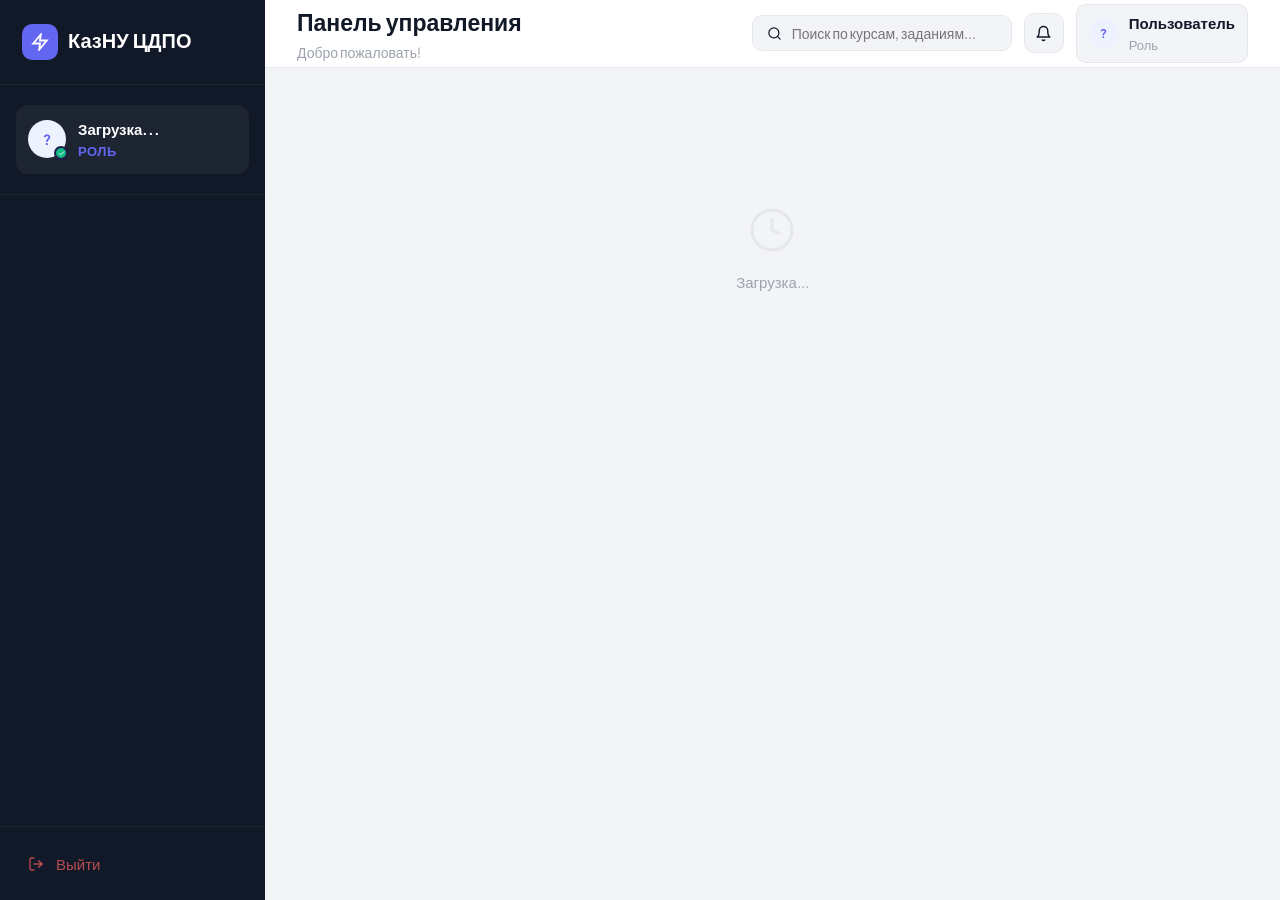
<file: dashboard.html>
<!DOCTYPE html>
<html lang="ru">
<head>
  <meta charset="UTF-8">
  <meta name="viewport" content="width=device-width, initial-scale=1.0">
  <title>Панель управления — КазНУ ЦДПО</title>
  <link rel="stylesheet" href="css/style.css">
  <style>
    .field-error{font-size:13px;color:var(--danger);margin-top:5px;display:none;font-weight:500}
    .form-control.is-error{border-color:var(--danger);box-shadow:0 0 0 3px rgba(239,68,68,.1)}
    .form-control.is-ok{border-color:var(--success)}
  </style>
</head>
<body data-page="dashboard">

<div class="app-layout">

  <aside class="sidebar">
    <div class="sidebar-logo">
      <div class="sidebar-logo-icon">
        <svg width="18" height="18" viewBox="0 0 24 24" fill="none" stroke="#fff" stroke-width="2.5" stroke-linecap="round"><path d="M13 2L3 14h9l-1 8 10-12h-9l1-8z"/></svg>
      </div>
      <span class="sidebar-logo-text">КазНУ ЦДПО</span>
    </div>

    <div class="sidebar-user-section">
      <div class="sidebar-user js-open-profile" style="cursor:pointer" title="Открыть профиль">
        <div class="avatar avatar-purple js-user-avatar" style="position:relative">?<span style="position:absolute;bottom:-2px;right:-2px;width:14px;height:14px;background:#10b981;border-radius:50%;border:2px solid #1e1b4b;display:flex;align-items:center;justify-content:center"><svg width="7" height="7" viewBox="0 0 24 24" fill="none" stroke="#fff" stroke-width="3" stroke-linecap="round" stroke-linejoin="round"><polyline points="20,6 9,17 4,12"/></svg></span></div>
        <div class="sidebar-user-info">
          <div class="user-name js-user-name">Загрузка...</div>
          <div class="user-role js-user-role">Роль</div>
        </div>
      </div>
    </div>

    <nav class="sidebar-nav">

      <!-- АДМИНИСТРАТОР -->
      <ul id="nav-admin" class="role-nav hidden">
        <li class="nav-label">Главное</li>
        <li class="nav-item active" data-page="dashboard">
          <span class="nav-icon"><svg width="16" height="16" viewBox="0 0 24 24" fill="none" stroke="currentColor" stroke-width="2" stroke-linecap="round" stroke-linejoin="round"><path d="M3 9l9-7 9 7v11a2 2 0 0 1-2 2H5a2 2 0 0 1-2-2z"/><polyline points="9,22 9,12 15,12 15,22"/></svg></span>
          <span>Главная</span>
        </li>
        <li class="nav-label">Управление</li>
        <li class="nav-item" data-page="users">
          <span class="nav-icon"><svg width="16" height="16" viewBox="0 0 24 24" fill="none" stroke="currentColor" stroke-width="2" stroke-linecap="round" stroke-linejoin="round"><path d="M17 21v-2a4 4 0 0 0-4-4H5a4 4 0 0 0-4 4v2"/><circle cx="9" cy="7" r="4"/><path d="M23 21v-2a4 4 0 0 0-3-3.87"/><path d="M16 3.13a4 4 0 0 1 0 7.75"/></svg></span>
          <span>Пользователи</span>
        </li>
        <li class="nav-item" data-page="courses">
          <span class="nav-icon"><svg width="16" height="16" viewBox="0 0 24 24" fill="none" stroke="currentColor" stroke-width="2" stroke-linecap="round" stroke-linejoin="round"><path d="M4 19.5A2.5 2.5 0 0 1 6.5 17H20"/><path d="M6.5 2H20v20H6.5A2.5 2.5 0 0 1 4 19.5v-15A2.5 2.5 0 0 1 6.5 2z"/></svg></span>
          <span>Курсы</span>
        </li>
        <li class="nav-item" data-page="statistics">
          <span class="nav-icon"><svg width="16" height="16" viewBox="0 0 24 24" fill="none" stroke="currentColor" stroke-width="2" stroke-linecap="round" stroke-linejoin="round"><line x1="18" y1="20" x2="18" y2="10"/><line x1="12" y1="20" x2="12" y2="4"/><line x1="6" y1="20" x2="6" y2="14"/></svg></span>
          <span>Статистика</span>
        </li>
        <li class="nav-label">Система</li>
        <li class="nav-item" data-page="settings">
          <span class="nav-icon"><svg width="16" height="16" viewBox="0 0 24 24" fill="none" stroke="currentColor" stroke-width="2" stroke-linecap="round" stroke-linejoin="round"><circle cx="12" cy="12" r="3"/><path d="M19.4 15a1.65 1.65 0 0 0 .33 1.82l.06.06a2 2 0 0 1-2.83 2.83l-.06-.06a1.65 1.65 0 0 0-1.82-.33 1.65 1.65 0 0 0-1 1.51V21a2 2 0 0 1-4 0v-.09A1.65 1.65 0 0 0 9 19.4a1.65 1.65 0 0 0-1.82.33l-.06.06a2 2 0 0 1-2.83-2.83l.06-.06A1.65 1.65 0 0 0 4.68 15a1.65 1.65 0 0 0-1.51-1H3a2 2 0 0 1 0-4h.09A1.65 1.65 0 0 0 4.6 9a1.65 1.65 0 0 0-.33-1.82l-.06-.06a2 2 0 0 1 2.83-2.83l.06.06A1.65 1.65 0 0 0 9 4.68a1.65 1.65 0 0 0 1-1.51V3a2 2 0 0 1 4 0v.09a1.65 1.65 0 0 0 1 1.51 1.65 1.65 0 0 0 1.82-.33l.06-.06a2 2 0 0 1 2.83 2.83l-.06.06A1.65 1.65 0 0 0 19.4 9a1.65 1.65 0 0 0 1.51 1H21a2 2 0 0 1 0 4h-.09a1.65 1.65 0 0 0-1.51 1z"/></svg></span>
          <span>Настройки</span>
        </li>
        <li class="nav-item" data-page="about-center">
          <span class="nav-icon"><svg width="16" height="16" viewBox="0 0 24 24" fill="none" stroke="currentColor" stroke-width="2" stroke-linecap="round" stroke-linejoin="round"><circle cx="12" cy="12" r="10"/><line x1="12" y1="8" x2="12" y2="12"/><line x1="12" y1="16" x2="12.01" y2="16"/></svg></span>
          <span>О центре</span>
        </li>
        <li class="nav-label">Мероприятия</li>
        <li class="nav-item" data-page="admin-events">
          <span class="nav-icon"><svg width="16" height="16" viewBox="0 0 24 24" fill="none" stroke="currentColor" stroke-width="2" stroke-linecap="round" stroke-linejoin="round"><rect x="3" y="4" width="18" height="18" rx="2"/><line x1="16" y1="2" x2="16" y2="6"/><line x1="8" y1="2" x2="8" y2="6"/><line x1="3" y1="10" x2="21" y2="10"/></svg></span>
          <span>Мероприятия</span>
          <span id="eventReqDot" style="display:none;margin-left:auto;width:8px;height:8px;border-radius:50%;background:#f43f5e;flex-shrink:0;"></span>
        </li>
      </ul>

      <!-- ПРЕПОДАВАТЕЛЬ -->
      <ul id="nav-teacher" class="role-nav hidden">
        <li class="nav-label">Мои курсы</li>
        <li class="nav-item active" data-page="my-courses">
          <span class="nav-icon"><svg width="16" height="16" viewBox="0 0 24 24" fill="none" stroke="currentColor" stroke-width="2" stroke-linecap="round" stroke-linejoin="round"><path d="M4 19.5A2.5 2.5 0 0 1 6.5 17H20"/><path d="M6.5 2H20v20H6.5A2.5 2.5 0 0 1 4 19.5v-15A2.5 2.5 0 0 1 6.5 2z"/></svg></span>
          <span>Мои курсы</span>
        </li>
        <li class="nav-item" data-page="teacher-catalog">
          <span class="nav-icon"><svg width="16" height="16" viewBox="0 0 24 24" fill="none" stroke="currentColor" stroke-width="2" stroke-linecap="round" stroke-linejoin="round"><rect x="3" y="3" width="7" height="7" rx="1"/><rect x="14" y="3" width="7" height="7" rx="1"/><rect x="3" y="14" width="7" height="7" rx="1"/><rect x="14" y="14" width="7" height="7" rx="1"/></svg></span>
          <span>Каталог курсов</span>
        </li>
        <li class="nav-item" data-page="teacher-requests">
          <span class="nav-icon"><svg width="16" height="16" viewBox="0 0 24 24" fill="none" stroke="currentColor" stroke-width="2" stroke-linecap="round" stroke-linejoin="round"><path d="M16 4h2a2 2 0 0 1 2 2v14a2 2 0 0 1-2 2H6a2 2 0 0 1-2-2V6a2 2 0 0 1 2-2h2"/><rect x="8" y="2" width="8" height="4" rx="1"/><polyline points="9,14 11,16 15,12"/></svg></span>
          <span>Мои заявки</span>
        </li>
        <li class="nav-label">Мероприятия</li>
        <li class="nav-item" data-page="teacher-events">
          <span class="nav-icon"><svg width="16" height="16" viewBox="0 0 24 24" fill="none" stroke="currentColor" stroke-width="2" stroke-linecap="round" stroke-linejoin="round"><rect x="3" y="4" width="18" height="18" rx="2"/><line x1="16" y1="2" x2="16" y2="6"/><line x1="8" y1="2" x2="8" y2="6"/><line x1="3" y1="10" x2="21" y2="10"/><line x1="12" y1="14" x2="12" y2="18"/><line x1="10" y1="16" x2="14" y2="16"/></svg></span>
          <span>Мои мероприятия</span>
        </li>
        <li class="nav-item" data-page="materials">
          <span class="nav-icon"><svg width="16" height="16" viewBox="0 0 24 24" fill="none" stroke="currentColor" stroke-width="2" stroke-linecap="round" stroke-linejoin="round"><path d="M22 19a2 2 0 0 1-2 2H4a2 2 0 0 1-2-2V5a2 2 0 0 1 2-2h5l2 3h9a2 2 0 0 1 2 2z"/></svg></span>
          <span>Материалы</span>
        </li>
        <li class="nav-label">Оценивание</li>
        <li class="nav-item" data-page="assignments">
          <span class="nav-icon"><svg width="16" height="16" viewBox="0 0 24 24" fill="none" stroke="currentColor" stroke-width="2" stroke-linecap="round" stroke-linejoin="round"><path d="M16 4h2a2 2 0 0 1 2 2v14a2 2 0 0 1-2 2H6a2 2 0 0 1-2-2V6a2 2 0 0 1 2-2h2"/><rect x="8" y="2" width="8" height="4" rx="1"/></svg></span>
          <span>Задания</span>
        </li>
        <li class="nav-item" data-page="quizzes">
          <span class="nav-icon"><svg width="16" height="16" viewBox="0 0 24 24" fill="none" stroke="currentColor" stroke-width="2" stroke-linecap="round" stroke-linejoin="round"><circle cx="12" cy="12" r="10"/><path d="M9.09 9a3 3 0 0 1 5.83 1c0 2-3 3-3 3"/><line x1="12" y1="17" x2="12.01" y2="17"/></svg></span>
          <span>Тесты</span>
        </li>
        <li class="nav-item" data-page="grades">
          <span class="nav-icon"><svg width="16" height="16" viewBox="0 0 24 24" fill="none" stroke="currentColor" stroke-width="2" stroke-linecap="round" stroke-linejoin="round"><circle cx="12" cy="8" r="6"/><path d="M15.477 12.89L17 22l-5-3-5 3 1.523-9.11"/></svg></span>
          <span>Оценки</span>
        </li>
        <li class="nav-label">Центр</li>
        <li class="nav-item" data-page="about-center">
          <span class="nav-icon"><svg width="16" height="16" viewBox="0 0 24 24" fill="none" stroke="currentColor" stroke-width="2" stroke-linecap="round" stroke-linejoin="round"><circle cx="12" cy="12" r="10"/><line x1="12" y1="8" x2="12" y2="12"/><line x1="12" y1="16" x2="12.01" y2="16"/></svg></span>
          <span>О центре</span>
        </li>
      </ul>

      <!-- СТУДЕНТ -->
      <ul id="nav-student" class="role-nav hidden">
        <li class="nav-label">Обучение</li>
        <li class="nav-item active" data-page="my-courses">
          <span class="nav-icon"><svg width="16" height="16" viewBox="0 0 24 24" fill="none" stroke="currentColor" stroke-width="2" stroke-linecap="round" stroke-linejoin="round"><path d="M4 19.5A2.5 2.5 0 0 1 6.5 17H20"/><path d="M6.5 2H20v20H6.5A2.5 2.5 0 0 1 4 19.5v-15A2.5 2.5 0 0 1 6.5 2z"/></svg></span>
          <span>Мои курсы</span>
        </li>
        <li class="nav-item" data-page="catalog">
          <span class="nav-icon"><svg width="16" height="16" viewBox="0 0 24 24" fill="none" stroke="currentColor" stroke-width="2" stroke-linecap="round" stroke-linejoin="round"><rect x="3" y="3" width="7" height="7" rx="1"/><rect x="14" y="3" width="7" height="7" rx="1"/><rect x="3" y="14" width="7" height="7" rx="1"/><rect x="14" y="14" width="7" height="7" rx="1"/></svg></span>
          <span>Каталог курсов</span>
        </li>
        <li class="nav-item" data-page="materials">
          <span class="nav-icon"><svg width="16" height="16" viewBox="0 0 24 24" fill="none" stroke="currentColor" stroke-width="2" stroke-linecap="round" stroke-linejoin="round"><path d="M22 19a2 2 0 0 1-2 2H4a2 2 0 0 1-2-2V5a2 2 0 0 1 2-2h5l2 3h9a2 2 0 0 1 2 2z"/></svg></span>
          <span>Материалы</span>
        </li>
        <li class="nav-label">Успеваемость</li>
        <li class="nav-item" data-page="assignments">
          <span class="nav-icon"><svg width="16" height="16" viewBox="0 0 24 24" fill="none" stroke="currentColor" stroke-width="2" stroke-linecap="round" stroke-linejoin="round"><path d="M16 4h2a2 2 0 0 1 2 2v14a2 2 0 0 1-2 2H6a2 2 0 0 1-2-2V6a2 2 0 0 1 2-2h2"/><rect x="8" y="2" width="8" height="4" rx="1"/></svg></span>
          <span>Задания</span>
        </li>
        <li class="nav-item" data-page="quizzes">
          <span class="nav-icon"><svg width="16" height="16" viewBox="0 0 24 24" fill="none" stroke="currentColor" stroke-width="2" stroke-linecap="round" stroke-linejoin="round"><circle cx="12" cy="12" r="10"/><path d="M9.09 9a3 3 0 0 1 5.83 1c0 2-3 3-3 3"/><line x1="12" y1="17" x2="12.01" y2="17"/></svg></span>
          <span>Тесты</span>
        </li>
        <li class="nav-item" data-page="grades">
          <span class="nav-icon"><svg width="16" height="16" viewBox="0 0 24 24" fill="none" stroke="currentColor" stroke-width="2" stroke-linecap="round" stroke-linejoin="round"><circle cx="12" cy="8" r="6"/><path d="M15.477 12.89L17 22l-5-3-5 3 1.523-9.11"/></svg></span>
          <span>Оценки</span>
        </li>
        <li class="nav-label">Аналитика и достижения</li>
        <li class="nav-item" data-page="my-analytics">
          <span class="nav-icon"><svg width="16" height="16" viewBox="0 0 24 24" fill="none" stroke="currentColor" stroke-width="2" stroke-linecap="round" stroke-linejoin="round"><polyline points="23,6 13.5,15.5 8.5,10.5 1,18"/><polyline points="17,6 23,6 23,12"/></svg></span>
          <span>Мои рекомендации</span>
        </li>
        <li class="nav-item" data-page="my-achievements">
          <span class="nav-icon"><svg width="16" height="16" viewBox="0 0 24 24" fill="none" stroke="currentColor" stroke-width="2" stroke-linecap="round" stroke-linejoin="round"><circle cx="12" cy="8" r="6"/><path d="M15.477 12.89L17 22l-5-3-5 3 1.523-9.11"/></svg></span>
          <span>Достижения и сертификаты</span>
        </li>
        <li class="nav-label">Центр</li>
        <li class="nav-item" data-page="about-center">
          <span class="nav-icon"><svg width="16" height="16" viewBox="0 0 24 24" fill="none" stroke="currentColor" stroke-width="2" stroke-linecap="round" stroke-linejoin="round"><circle cx="12" cy="12" r="10"/><line x1="12" y1="8" x2="12" y2="12"/><line x1="12" y1="16" x2="12.01" y2="16"/></svg></span>
          <span>О центре</span>
        </li>
      </ul>

    </nav>

    <div class="sidebar-footer">
      <button class="logout-btn">
        <svg width="16" height="16" viewBox="0 0 24 24" fill="none" stroke="currentColor" stroke-width="2" stroke-linecap="round" stroke-linejoin="round"><path d="M9 21H5a2 2 0 0 1-2-2V5a2 2 0 0 1 2-2h4"/><polyline points="16,17 21,12 16,7"/><line x1="21" y1="12" x2="9" y2="12"/></svg>
        <span class="logout-text">Выйти</span>
      </button>
    </div>
  </aside>

  <div class="main-area">
    <header class="topbar">
      <div class="topbar-left">
        <h1>Панель управления</h1>
        <p>Добро пожаловать!</p>
      </div>
      <div class="topbar-right">
        <div class="topbar-search">
          <svg width="15" height="15" viewBox="0 0 24 24" fill="none" stroke="currentColor" stroke-width="2" stroke-linecap="round" stroke-linejoin="round"><circle cx="11" cy="11" r="8"/><line x1="21" y1="21" x2="16.65" y2="16.65"/></svg>
          <input type="text" placeholder="Поиск по курсам, заданиям...">
        </div>
        <div class="notif-btn">
          <svg width="17" height="17" viewBox="0 0 24 24" fill="none" stroke="currentColor" stroke-width="2" stroke-linecap="round" stroke-linejoin="round"><path d="M18 8A6 6 0 0 0 6 8c0 7-3 9-3 9h18s-3-2-3-9"/><path d="M13.73 21a2 2 0 0 1-3.46 0"/></svg>
          <div class="notif-dot"></div>
        </div>
        <div class="topbar-user js-open-profile" style="cursor:pointer" title="Профиль">
          <div class="avatar avatar-purple js-user-avatar" style="width:30px;height:30px;font-size:12px">?</div>
          <div class="topbar-user-info">
            <div class="t-name js-user-name">Пользователь</div>
            <div class="t-role js-user-role">Роль</div>
          </div>
        </div>
      </div>
    </header>

    <main class="page-content">
      <div id="mainContent">
        <div style="display:flex;align-items:center;justify-content:center;height:300px">
          <div style="text-align:center;color:var(--text-muted)">
            <svg style="margin:0 auto 16px;display:block;color:var(--border)" width="48" height="48" viewBox="0 0 24 24" fill="none" stroke="currentColor" stroke-width="1.5"><circle cx="12" cy="12" r="10"/><polyline points="12,6 12,12 16,14"/></svg>
            Загрузка...
          </div>
        </div>
      </div>
    </main>
  </div>

</div>

<script src="js/app.js"></script>
</body>
</html>
</file>
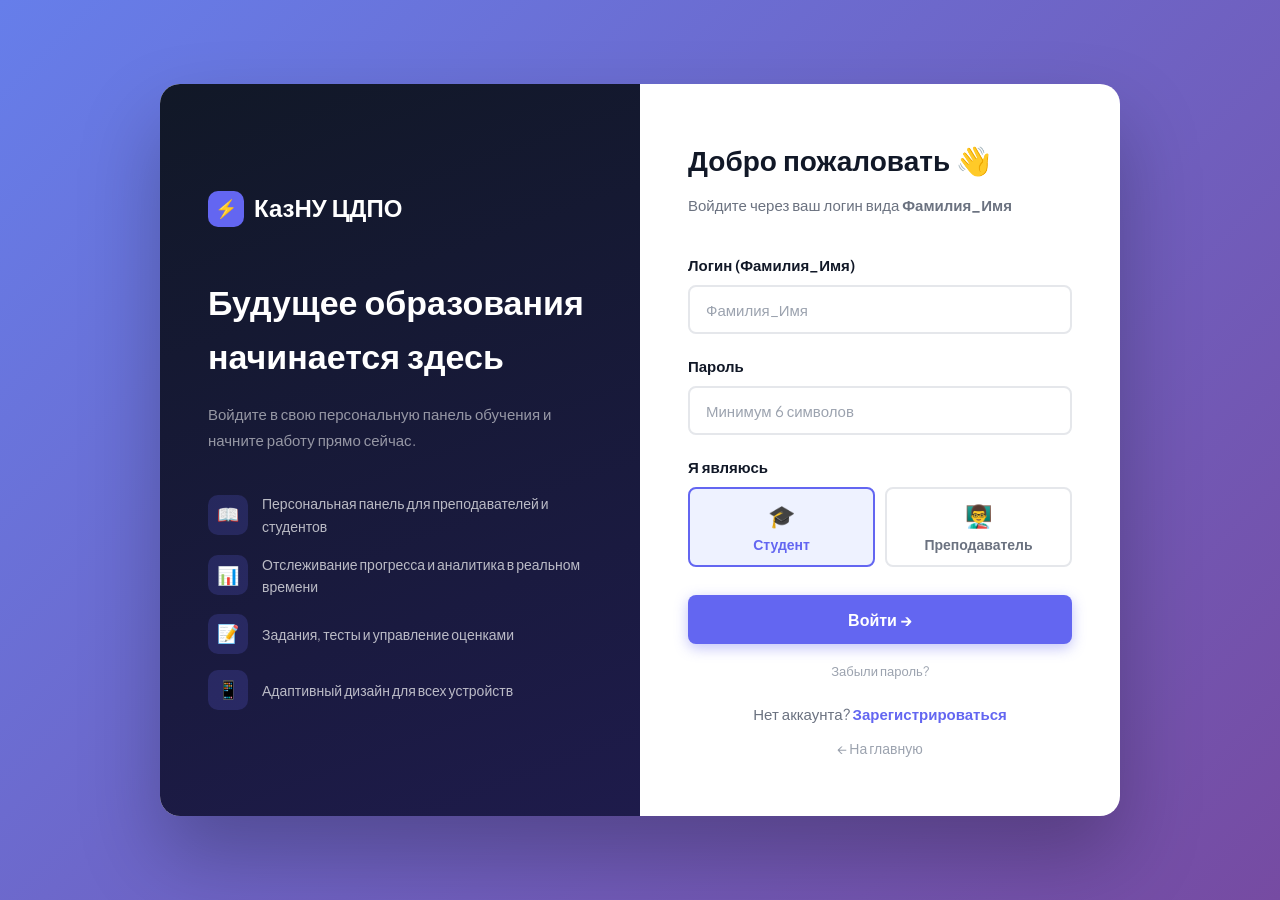
<file: login.html>
<!DOCTYPE html>
<html lang="ru">
<head>
  <meta charset="UTF-8">
  <meta name="viewport" content="width=device-width, initial-scale=1.0">
  <title>Вход — КазНУ ЦДПО</title>
  <link rel="stylesheet" href="css/style.css">
  <style>
    .field-error { font-size: 13px; color: var(--danger); margin-top: 6px; display: none; font-weight: 500; }
    .form-control.is-error { border-color: var(--danger); box-shadow: 0 0 0 4px rgba(239,68,68,0.1); }
    .form-control.is-ok   { border-color: var(--success); }
  </style>
</head>
<body class="login-page" data-page="login">
  <div class="login-container">

    <div class="login-left">
      <div class="login-logo">
        <div class="logo-icon">⚡</div>
        <span>КазНУ ЦДПО</span>
      </div>
      <h2>Будущее образования начинается здесь</h2>
      <p>Войдите в свою персональную панель обучения и начните работу прямо сейчас.</p>
      <div class="login-features">
        <div class="lf-item"><div class="lf-icon">📖</div><span>Персональная панель для преподавателей и студентов</span></div>
        <div class="lf-item"><div class="lf-icon">📊</div><span>Отслеживание прогресса и аналитика в реальном времени</span></div>
        <div class="lf-item"><div class="lf-icon">📝</div><span>Задания, тесты и управление оценками</span></div>
        <div class="lf-item"><div class="lf-icon">📱</div><span>Адаптивный дизайн для всех устройств</span></div>
      </div>
    </div>

    <div class="login-right">
      <h3>Добро пожаловать 👋</h3>
      <p>Войдите через ваш логин вида <b>Фамилия_Имя</b></p>

      <form id="loginForm" novalidate>
        <div class="form-group">
          <label class="form-label">Логин (Фамилия_Имя)</label>
          <input type="text" id="loginInput" class="form-control"
            placeholder="Фамилия_Имя" autocomplete="username">
          <div class="field-error" id="loginError"></div>
        </div>
        <div class="form-group">
          <label class="form-label">Пароль</label>
          <input type="password" id="passwordInput" class="form-control"
            placeholder="Минимум 6 символов" autocomplete="current-password">
          <div class="field-error" id="passwordError"></div>
        </div>
        <div class="form-group">
          <label class="form-label">Я являюсь</label>
          <div class="role-selector">
            <button type="button" class="role-btn active" data-role="student">
              <div style="font-size:22px;margin-bottom:6px">🎓</div>
              Студент
            </button>
            <button type="button" class="role-btn" data-role="teacher">
              <div style="font-size:22px;margin-bottom:6px">👨‍🏫</div>
              Преподаватель
            </button>
          </div>
        </div>
        <button type="submit" class="login-btn">Войти →</button>
      </form>

      <div style="text-align:center;margin-top:14px">
        <a href="#" onclick="openForgotPassword();return false" style="font-size:13px;color:var(--text-muted)">Забыли пароль?</a>
      </div>

      <div style="text-align:center;margin-top:20px;font-size:15px;color:var(--text-secondary)">
        Нет аккаунта?
        <a href="register.html" style="color:var(--accent);font-weight:700">Зарегистрироваться</a>
      </div>
      <div style="text-align:center;margin-top:10px">
        <a href="index.html" style="font-size:14px;color:var(--text-muted)">← На главную</a>
      </div>
    </div>
  </div>
  <script src="js/app.js"></script>
</body>
</html>
</file>
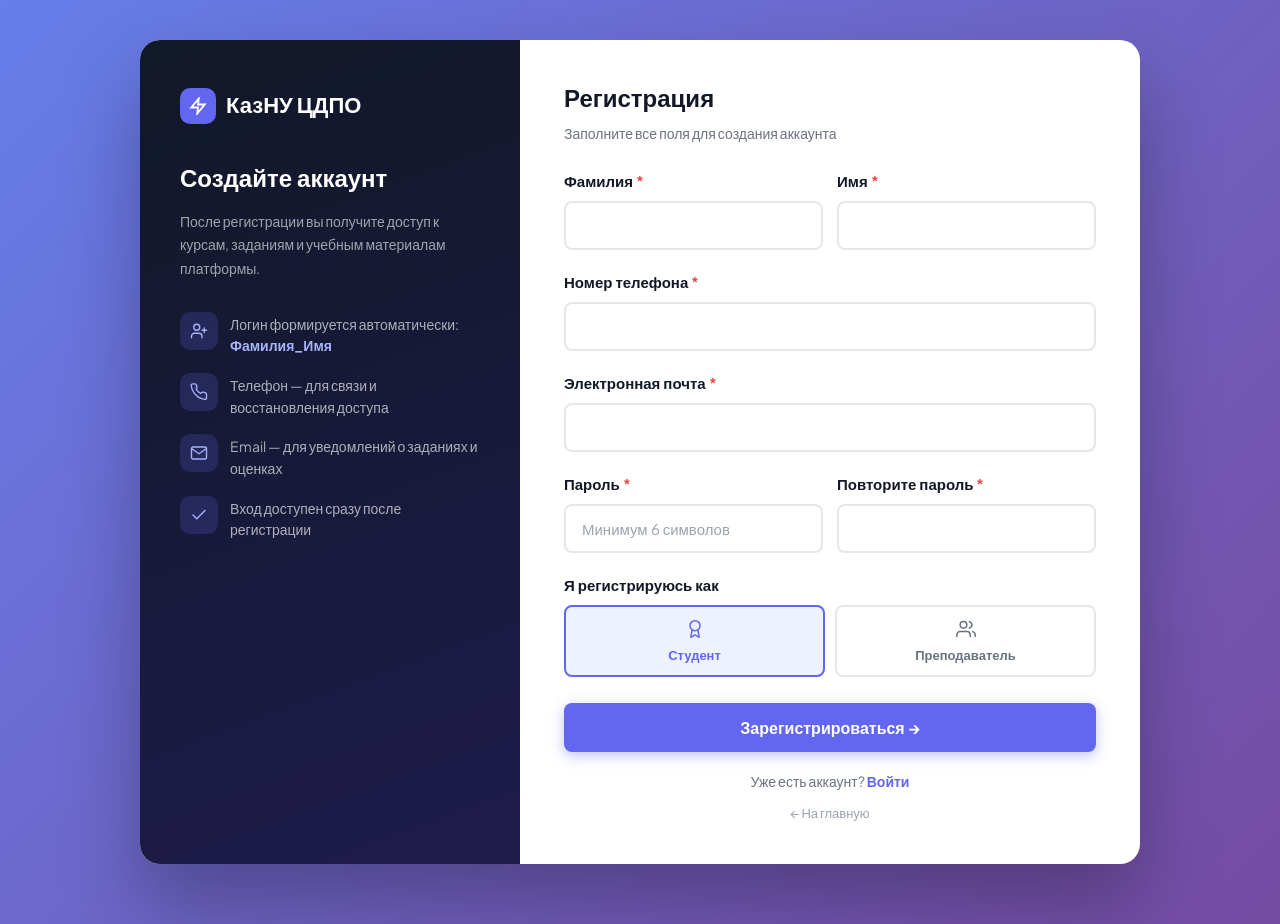
<file: register.html>
<!DOCTYPE html>
<html lang="ru">
<head>
  <meta charset="UTF-8">
  <meta name="viewport" content="width=device-width, initial-scale=1.0">
  <title>Регистрация — КазНУ ЦДПО</title>
  <link rel="stylesheet" href="css/style.css">
  <style>
    /* Полный сброс позиционирования — страница прокручивается целиком */
    html, body {
      min-height: 100%; height: auto;
      overflow-y: auto !important;
    }
    body {
      background: linear-gradient(135deg, #667eea 0%, #764ba2 100%);
      display: block !important; /* отменяем flex от .login-page */
      padding: 40px 16px 60px;
    }
    .reg-wrap {
      display: grid;
      grid-template-columns: 380px 1fr;
      background: #fff;
      border-radius: 20px;
      overflow: hidden;
      max-width: 1000px;
      margin: 0 auto;
      box-shadow: 0 40px 80px rgba(0,0,0,0.28);
    }
    .reg-left {
      background: linear-gradient(160deg, #111827 0%, #1e1b4b 100%);
      padding: 48px 40px;
      color: #fff;
      display: flex; flex-direction: column;
    }
    .reg-right {
      padding: 40px 44px;
    }
    .reg-logo {
      display:flex;align-items:center;gap:10px;
      font-family:'Sora',sans-serif;font-size:22px;font-weight:800;
      margin-bottom:36px;
    }
    .reg-logo-icon {
      width:36px;height:36px;background:var(--accent);border-radius:10px;
      display:flex;align-items:center;justify-content:center;
    }
    .reg-feature {
      display:flex;align-items:flex-start;gap:12px;margin-bottom:16px;
    }
    .reg-feature-icon {
      width:38px;height:38px;background:rgba(99,102,241,0.2);border-radius:10px;
      display:flex;align-items:center;justify-content:center;flex-shrink:0;
    }
    .reg-feature-text {
      font-size:14px;color:rgba(255,255,255,0.65);line-height:1.55;padding-top:2px;
    }
    .field-row { display:grid;grid-template-columns:1fr 1fr;gap:14px; }
    .field-error { font-size:12px;color:var(--danger);margin-top:5px;display:none;font-weight:500; }
    .form-control.is-error { border-color:var(--danger);box-shadow:0 0 0 3px rgba(239,68,68,.1); }
    .form-control.is-ok   { border-color:var(--success); }
    .role-selector { display:flex;gap:10px; }
    .role-btn {
      flex:1;padding:12px 6px;border-radius:8px;border:2px solid var(--border);
      font-size:13px;font-weight:600;color:var(--text-secondary);
      background:#fff;text-align:center;cursor:pointer;transition:all 0.15s;
    }
    .role-btn:hover { border-color:var(--accent);color:var(--accent);background:var(--accent-light); }
    .role-btn.active { border-color:var(--accent);color:var(--accent);background:var(--accent-light); }
    .login-btn {
      width:100%;padding:14px;border-radius:8px;background:var(--accent);
      color:#fff;font-size:16px;font-weight:700;border:none;cursor:pointer;
      margin-top:6px;transition:all 0.2s;box-shadow:0 4px 14px rgba(99,102,241,0.4);
    }
    .login-btn:hover { background:var(--accent-hover);transform:translateY(-1px); }
    @media (max-width:760px) {
      .reg-wrap { grid-template-columns:1fr; }
      .reg-left  { display:none; }
      .reg-right { padding:32px 24px; }
      .field-row { grid-template-columns:1fr; }
    }
  </style>
</head>
<body data-page="register">

  <div class="reg-wrap">

    <!-- ЛЕВАЯ ПАНЕЛЬ -->
    <div class="reg-left">
      <div class="reg-logo">
        <div class="reg-logo-icon">
          <svg width="18" height="18" viewBox="0 0 24 24" fill="none" stroke="#fff" stroke-width="2.5" stroke-linecap="round"><path d="M13 2L3 14h9l-1 8 10-12h-9l1-8z"/></svg>
        </div>
        КазНУ ЦДПО
      </div>
      <h2 style="font-family:'Sora',sans-serif;font-size:24px;font-weight:800;margin-bottom:12px">Создайте аккаунт</h2>
      <p style="font-size:14px;color:rgba(255,255,255,0.6);line-height:1.65;margin-bottom:32px">
        После регистрации вы получите доступ к курсам, заданиям и учебным материалам платформы.
      </p>
      <div class="reg-feature">
        <div class="reg-feature-icon">
          <svg width="18" height="18" viewBox="0 0 24 24" fill="none" stroke="rgba(165,180,252,1)" stroke-width="1.8" stroke-linecap="round" stroke-linejoin="round"><path d="M16 21v-2a4 4 0 0 0-4-4H6a4 4 0 0 0-4 4v2"/><circle cx="9" cy="7" r="4"/><line x1="19" y1="8" x2="19" y2="14"/><line x1="22" y1="11" x2="16" y2="11"/></svg>
        </div>
        <div class="reg-feature-text">Логин формируется автоматически: <b style="color:#a5b4fc">Фамилия_Имя</b></div>
      </div>
      <div class="reg-feature">
        <div class="reg-feature-icon">
          <svg width="18" height="18" viewBox="0 0 24 24" fill="none" stroke="rgba(165,180,252,1)" stroke-width="1.8" stroke-linecap="round" stroke-linejoin="round"><path d="M22 16.92v3a2 2 0 0 1-2.18 2 19.79 19.79 0 0 1-8.63-3.07A19.5 19.5 0 0 1 4.69 12a19.79 19.79 0 0 1-3.07-8.67A2 2 0 0 1 3.56 1.16h3a2 2 0 0 1 2 1.72 12.84 12.84 0 0 0 .7 2.81 2 2 0 0 1-.45 2.11L8.09 8a16 16 0 0 0 6 6l1.27-1.27a2 2 0 0 1 2.11-.45 12.84 12.84 0 0 0 2.81.7A2 2 0 0 1 22 14.92z"/></svg>
        </div>
        <div class="reg-feature-text">Телефон — для связи и восстановления доступа</div>
      </div>
      <div class="reg-feature">
        <div class="reg-feature-icon">
          <svg width="18" height="18" viewBox="0 0 24 24" fill="none" stroke="rgba(165,180,252,1)" stroke-width="1.8" stroke-linecap="round" stroke-linejoin="round"><path d="M4 4h16c1.1 0 2 .9 2 2v12c0 1.1-.9 2-2 2H4c-1.1 0-2-.9-2-2V6c0-1.1.9-2 2-2z"/><polyline points="22,6 12,13 2,6"/></svg>
        </div>
        <div class="reg-feature-text">Email — для уведомлений о заданиях и оценках</div>
      </div>
      <div class="reg-feature">
        <div class="reg-feature-icon">
          <svg width="18" height="18" viewBox="0 0 24 24" fill="none" stroke="rgba(165,180,252,1)" stroke-width="1.8" stroke-linecap="round" stroke-linejoin="round"><polyline points="20,6 9,17 4,12"/></svg>
        </div>
        <div class="reg-feature-text">Вход доступен сразу после регистрации</div>
      </div>
    </div>

    <!-- ПРАВАЯ ПАНЕЛЬ: ФОРМА -->
    <div class="reg-right">
      <h3 style="font-family:'Sora',sans-serif;font-size:24px;font-weight:800;margin-bottom:4px">Регистрация</h3>
      <p style="font-size:14px;color:var(--text-secondary);margin-bottom:24px">Заполните все поля для создания аккаунта</p>

      <form id="registerForm" novalidate>

        <!-- Фамилия + Имя -->
        <div class="field-row">
          <div class="form-group">
            <label class="form-label">Фамилия <span style="color:var(--danger)">*</span></label>
            <input type="text" id="lastNameInput" class="form-control" autocomplete="family-name" oninput="updatePreview()">
            <div class="field-error" id="lastNameError"></div>
          </div>
          <div class="form-group">
            <label class="form-label">Имя <span style="color:var(--danger)">*</span></label>
            <input type="text" id="firstNameInput" class="form-control" autocomplete="given-name" oninput="updatePreview()">
            <div class="field-error" id="firstNameError"></div>
          </div>
        </div>

        <!-- Телефон -->
        <div class="form-group">
          <label class="form-label">Номер телефона <span style="color:var(--danger)">*</span></label>
          <input type="tel" id="phoneInput" class="form-control" oninput="formatPhone(this)">
          <div class="field-error" id="phoneError"></div>
        </div>

        <!-- Email -->
        <div class="form-group">
          <label class="form-label">Электронная почта <span style="color:var(--danger)">*</span></label>
          <input type="email" id="emailInput" class="form-control">
          <div class="field-error" id="emailError"></div>
        </div>

        <!-- Пароли -->
        <div class="field-row">
          <div class="form-group">
            <label class="form-label">Пароль <span style="color:var(--danger)">*</span></label>
            <input type="password" id="passwordInput" class="form-control" placeholder="Минимум 6 символов">
            <div class="field-error" id="passwordError"></div>
          </div>
          <div class="form-group">
            <label class="form-label">Повторите пароль <span style="color:var(--danger)">*</span></label>
            <input type="password" id="password2Input" class="form-control">
            <div class="field-error" id="password2Error"></div>
          </div>
        </div>

        <!-- Роль -->
        <div class="form-group">
          <label class="form-label">Я регистрируюсь как</label>
          <div class="role-selector">
            <button type="button" class="role-btn active" data-role="student" onclick="onRoleChange('student')">
              <div style="margin-bottom:5px">
                <svg width="20" height="20" viewBox="0 0 24 24" fill="none" stroke="currentColor" stroke-width="1.8" stroke-linecap="round" stroke-linejoin="round"><circle cx="12" cy="8" r="6"/><path d="M15.477 12.89L17 22l-5-3-5 3 1.523-9.11"/></svg>
              </div>
              Студент
            </button>
            <button type="button" class="role-btn" data-role="teacher" onclick="onRoleChange('teacher')">
              <div style="margin-bottom:5px">
                <svg width="20" height="20" viewBox="0 0 24 24" fill="none" stroke="currentColor" stroke-width="1.8" stroke-linecap="round" stroke-linejoin="round"><path d="M17 21v-2a4 4 0 0 0-4-4H5a4 4 0 0 0-4 4v2"/><circle cx="9" cy="7" r="4"/><path d="M23 21v-2a4 4 0 0 0-3-3.87"/><path d="M16 3.13a4 4 0 0 1 0 7.75"/></svg>
              </div>
              Преподаватель
            </button>
          </div>
        </div>

        <!-- БЛОК ДЛЯ ПРЕПОДАВАТЕЛЯ: выбор направлений -->
        <div id="teacherAreasBlock" style="display:none;margin-bottom:20px">
          <label class="form-label" style="margin-bottom:10px;display:block">
            Направления преподавания <span style="color:var(--danger)">*</span>
            <span style="font-weight:400;color:var(--text-muted)"> — выберите один или несколько</span>
          </label>
          <div style="border:1.5px solid var(--border);border-radius:10px;padding:12px;max-height:240px;overflow-y:auto;background:#fff">
            <div style="margin-bottom:8px;display:flex;gap:8px;flex-wrap:wrap">
              <button type="button" onclick="selectAllAreas(true)" style="padding:4px 12px;font-size:12px;border:1px solid var(--border);border-radius:6px;background:#fff;cursor:pointer;color:var(--accent)">Выбрать все</button>
              <button type="button" onclick="selectAllAreas(false)" style="padding:4px 12px;font-size:12px;border:1px solid var(--border);border-radius:6px;background:#fff;cursor:pointer;color:var(--text-muted)">Снять все</button>
              <span id="areasCount" style="font-size:12px;color:var(--text-muted);align-self:center">0 выбрано</span>
            </div>
            <div id="areasList">
              <!-- Генерируется JS -->
            </div>
          </div>
          <div class="field-error" id="areasError"></div>
        </div>

        <button type="submit" class="login-btn">Зарегистрироваться →</button>
      </form>

      <div style="text-align:center;margin-top:18px;font-size:14px;color:var(--text-secondary)">
        Уже есть аккаунт? <a href="login.html" style="color:var(--accent);font-weight:700">Войти</a>
      </div>
      <div style="text-align:center;margin-top:8px">
        <a href="index.html" style="font-size:13px;color:var(--text-muted)">← На главную</a>
      </div>
    </div>
  </div>

  <script src="js/app.js"></script>
  <script>
    function buildAreasList() {
      const areas = (typeof TEACHING_AREAS !== 'undefined') ? TEACHING_AREAS : [];
      const list = document.getElementById('areasList');
      if (!list) return;
      list.innerHTML = areas.map((a, i) => `
        <label style="display:flex;align-items:center;gap:10px;padding:8px 6px;border-radius:6px;cursor:pointer;font-size:13px;transition:background 0.1s" onmouseover="this.style.background='#f3f4f6'" onmouseout="this.style.background=''">
          <input type="checkbox" id="area_${i}" value="${a}" onchange="updateAreasCount()" style="width:16px;height:16px;accent-color:var(--accent);flex-shrink:0">
          ${a}
        </label>`).join('');
    }

    function updateAreasCount() {
      const count = document.querySelectorAll('#areasList input:checked').length;
      const el = document.getElementById('areasCount');
      if (el) el.textContent = count + ' выбрано';
    }

    function selectAllAreas(val) {
      document.querySelectorAll('#areasList input[type=checkbox]').forEach(cb => cb.checked = val);
      updateAreasCount();
    }

    function onRoleChange(role) {
      const block = document.getElementById('teacherAreasBlock');
      if (block) block.style.display = role === 'teacher' ? 'block' : 'none';
    }

    function getSelectedAreas() {
      return [...document.querySelectorAll('#areasList input:checked')].map(cb => cb.value);
    }

    function updatePreview() {}
    function formatPhone(inp) {
      let v = inp.value.replace(/\D/g,'');
      if (v.startsWith('8')) v = '7' + v.slice(1);
      if (!v.startsWith('7')) v = '7' + v;
      v = v.slice(0,11);
      let out = '+7';
      if (v.length>1) out += ' (' + v.slice(1,4);
      if (v.length>=4) out += ') ' + v.slice(4,7);
      if (v.length>=7) out += '-' + v.slice(7,9);
      if (v.length>=9) out += '-' + v.slice(9,11);
      inp.value = out;
    }

    document.addEventListener('DOMContentLoaded', buildAreasList);
  </script>
</body>
</html>
</file>
<file: css/style.css>
@import url('https://fonts.googleapis.com/css2?family=Plus+Jakarta+Sans:ital,wght@0,300;0,400;0,500;0,600;0,700;0,800;1,400&family=Sora:wght@600;700;800&display=swap');

/* ===================== VARIABLES ===================== */
:root {
  --sidebar-bg: #111827;
  --sidebar-width: 265px;
  --accent: #6366f1;
  --accent-hover: #4f46e5;
  --accent-light: #eef2ff;
  --accent-glow: rgba(99,102,241,0.15);
  --bg: #f3f4f8;
  --white: #ffffff;
  --text-primary: #111827;
  --text-secondary: #6b7280;
  --text-muted: #9ca3af;
  --border: #e5e7eb;
  --success: #10b981;
  --success-light: #d1fae5;
  --warning: #f59e0b;
  --warning-light: #fef3c7;
  --danger: #ef4444;
  --danger-light: #fee2e2;
  --info: #3b82f6;
  --card-shadow: 0 1px 3px rgba(0,0,0,0.04), 0 8px 24px rgba(0,0,0,0.07);
  --card-shadow-hover: 0 4px 12px rgba(0,0,0,0.06), 0 20px 40px rgba(0,0,0,0.1);
  --radius: 14px;
  --radius-sm: 8px;
  --radius-lg: 20px;
  --sidebar-text: rgba(255,255,255,0.55);
  --sidebar-text-hover: rgba(255,255,255,0.85);
  --sidebar-text-active: #ffffff;
  --sidebar-active-bg: rgba(99,102,241,0.2);
  --transition: all 0.2s cubic-bezier(0.4,0,0.2,1);
}

/* ===================== RESET ===================== */
*, *::before, *::after { box-sizing: border-box; margin: 0; padding: 0; }
html { scroll-behavior: smooth; }
body {
  font-family: 'Plus Jakarta Sans', sans-serif;
  color: var(--text-primary);
  background: var(--bg);
  line-height: 1.6;
  -webkit-font-smoothing: antialiased;
}
a { text-decoration: none; color: inherit; }
img { max-width: 100%; display: block; }
ul { list-style: none; }
button { cursor: pointer; border: none; background: none; font-family: inherit; }
input, select, textarea { font-family: inherit; }

/* ===================== SCROLLBAR ===================== */
::-webkit-scrollbar { width: 5px; }
::-webkit-scrollbar-track { background: transparent; }
::-webkit-scrollbar-thumb { background: var(--border); border-radius: 10px; }

/* ===================== UTILITIES ===================== */
.container { max-width: 1200px; margin: 0 auto; padding: 0 24px; }
.hidden { display: none !important; }
.text-success { color: var(--success); }
.text-warning { color: var(--warning); }
.text-danger { color: var(--danger); }

/* ===================== BUTTONS ===================== */
.btn {
  display: inline-flex; align-items: center; gap: 8px;
  padding: 10px 20px; border-radius: var(--radius-sm);
  font-size: 14px; font-weight: 600;
  transition: var(--transition); cursor: pointer;
  white-space: nowrap;
}
.btn-primary {
  background: var(--accent); color: #fff;
  box-shadow: 0 4px 14px rgba(99,102,241,0.4);
}
.btn-primary:hover { background: var(--accent-hover); transform: translateY(-1px); box-shadow: 0 6px 20px rgba(99,102,241,0.5); }
.btn-secondary { background: var(--white); color: var(--text-primary); border: 1.5px solid var(--border); }
.btn-secondary:hover { border-color: var(--accent); color: var(--accent); background: var(--accent-light); }
.btn-success { background: var(--success); color: #fff; box-shadow: 0 4px 14px rgba(16,185,129,0.35); }
.btn-success:hover { background: #059669; transform: translateY(-1px); }
.btn-danger { background: var(--danger); color: #fff; }
.btn-danger:hover { background: #dc2626; }
.btn-ghost { background: transparent; color: var(--text-secondary); }
.btn-ghost:hover { background: var(--border); color: var(--text-primary); }
.btn-lg { padding: 14px 28px; font-size: 16px; border-radius: 10px; }
.btn-sm { padding: 7px 14px; font-size: 13px; }
.btn-icon { padding: 9px; border-radius: var(--radius-sm); }

/* ===================== BADGES ===================== */
.badge {
  display: inline-flex; align-items: center;
  padding: 3px 10px; border-radius: 20px;
  font-size: 12px; font-weight: 600;
}
.badge-primary { background: var(--accent-light); color: var(--accent); }
.badge-success { background: var(--success-light); color: var(--success); }
.badge-warning { background: var(--warning-light); color: var(--warning); }
.badge-danger { background: var(--danger-light); color: var(--danger); }
.badge-muted { background: #f1f5f9; color: var(--text-secondary); }

/* ===================== CARDS ===================== */
.card {
  background: var(--white); border-radius: var(--radius);
  box-shadow: var(--card-shadow); overflow: hidden;
}
.card-header {
  padding: 20px 24px; border-bottom: 1px solid var(--border);
  display: flex; align-items: center; justify-content: space-between;
}
.card-header h3 { font-size: 16px; font-weight: 700; }
.card-body { padding: 24px; }

/* ===================== PROGRESS ===================== */
.progress-bar {
  height: 8px; background: var(--border); border-radius: 99px; overflow: hidden;
}
.progress-fill {
  height: 100%; border-radius: 99px;
  background: linear-gradient(90deg, var(--accent), #818cf8);
  transition: width 0.6s ease;
}
.progress-fill.green { background: linear-gradient(90deg, var(--success), #34d399); }

/* ===================== AVATAR ===================== */
.avatar {
  width: 38px; height: 38px; border-radius: 50%;
  display: flex; align-items: center; justify-content: center;
  font-weight: 700; font-size: 14px; flex-shrink: 0;
}
.avatar-purple { background: var(--accent-light); color: var(--accent); }
.avatar-green { background: var(--success-light); color: var(--success); }
.avatar-orange { background: var(--warning-light); color: var(--warning); }
.avatar-blue { background: #dbeafe; color: var(--info); }

/* ==========================================
   LANDING PAGE
   ========================================== */
.landing-page { background: var(--white); }

/* Landing Header */
.landing-header {
  position: fixed; top: 0; left: 0; right: 0; z-index: 100;
  background: rgba(255,255,255,0.9);
  backdrop-filter: blur(12px);
  border-bottom: 1px solid rgba(0,0,0,0.06);
}
.header-inner {
  display: flex; align-items: center; justify-content: space-between;
  height: 68px;
}
.logo {
  display: flex; align-items: center; gap: 10px;
  font-family: 'Sora', sans-serif; font-size: 22px; font-weight: 800;
  color: var(--text-primary);
}
.logo-icon {
  width: 36px; height: 36px; background: var(--accent);
  border-radius: 10px; display: flex; align-items: center; justify-content: center;
  font-size: 18px;
}
.landing-nav {
  display: flex; align-items: center; gap: 32px;
}
.landing-nav a:not(.btn-primary) {
  font-size: 15px; font-weight: 500; color: var(--text-secondary);
  transition: var(--transition);
}
.landing-nav a:not(.btn-primary):hover { color: var(--text-primary); }

/* Hero */
.hero {
  padding: 140px 0 80px;
  background: linear-gradient(160deg, #f8f9ff 0%, #fff 50%, #faf5ff 100%);
}
.hero .container {
  display: grid; grid-template-columns: 1fr 1fr; gap: 60px; align-items: center;
}
.hero-badge {
  display: inline-flex; align-items: center; gap: 8px;
  background: var(--accent-light); color: var(--accent);
  padding: 6px 14px; border-radius: 20px; font-size: 13px; font-weight: 600;
  margin-bottom: 24px;
}
.hero-title {
  font-family: 'Sora', sans-serif;
  font-size: 62px; font-weight: 800; line-height: 1.1;
  margin-bottom: 20px; color: var(--text-primary);
}
.gradient-text {
  background: linear-gradient(135deg, var(--accent) 0%, #a78bfa 100%);
  -webkit-background-clip: text; -webkit-text-fill-color: transparent;
  background-clip: text;
}
.hero-subtitle {
  font-size: 18px; color: var(--text-secondary);
  max-width: 480px; margin-bottom: 36px; line-height: 1.7;
}
.hero-actions { display: flex; gap: 14px; margin-bottom: 48px; flex-wrap: wrap; }
.hero-stats {
  display: flex; gap: 40px;
  padding-top: 28px; border-top: 1px solid var(--border);
}
.stat-num {
  display: block; font-family: 'Sora', sans-serif;
  font-size: 28px; font-weight: 800; color: var(--text-primary);
}
.stat-label { font-size: 13px; color: var(--text-secondary); font-weight: 500; }

/* Hero Card */
.hero-visual { display: flex; justify-content: center; }
.hero-card {
  background: var(--white); border-radius: var(--radius-lg);
  padding: 28px; width: 100%; max-width: 360px;
  box-shadow: 0 8px 40px rgba(99,102,241,0.15), 0 2px 8px rgba(0,0,0,0.05);
  border: 1px solid rgba(99,102,241,0.1);
}
.hc-header { display: flex; align-items: center; gap: 12px; margin-bottom: 20px; }
.hc-avatar {
  width: 44px; height: 44px; background: var(--accent);
  border-radius: 12px; display: flex; align-items: center; justify-content: center;
  color: #fff; font-weight: 800; font-size: 14px;
}
.hc-name { font-weight: 700; font-size: 15px; }
.hc-teacher { font-size: 12px; color: var(--text-muted); }
.hc-badge {
  margin-left: auto; background: var(--warning-light); color: var(--warning);
  padding: 3px 10px; border-radius: 20px; font-size: 11px; font-weight: 700;
}
.hc-progress-label {
  display: flex; justify-content: space-between;
  font-size: 13px; font-weight: 600; margin-bottom: 8px; color: var(--text-secondary);
}
.hc-progress-bar { height: 8px; background: var(--border); border-radius: 99px; margin-bottom: 20px; }
.hc-progress-fill { height: 100%; border-radius: 99px; background: linear-gradient(90deg, var(--accent), #818cf8); }
.hc-modules { display: flex; flex-direction: column; gap: 8px; }
.hc-module {
  padding: 10px 14px; border-radius: 8px;
  font-size: 13px; font-weight: 500; color: var(--text-muted);
  background: var(--bg);
}
.hc-module.done { color: var(--success); background: var(--success-light); }
.hc-module.active { color: var(--accent); background: var(--accent-light); font-weight: 700; }

/* Section */
.section { padding: 80px 0; }
.section-header { text-align: center; margin-bottom: 48px; }
.section-header h2 {
  font-family: 'Sora', sans-serif; font-size: 36px; font-weight: 800;
  margin-bottom: 12px;
}
.section-header p { font-size: 17px; color: var(--text-secondary); }

/* Courses Grid */
.courses-grid { display: grid; grid-template-columns: repeat(3, 1fr); gap: 24px; }
.course-card {
  background: var(--white); border-radius: var(--radius);
  overflow: hidden; box-shadow: var(--card-shadow);
  transition: var(--transition); border: 1px solid var(--border);
}
.course-card:hover { transform: translateY(-4px); box-shadow: var(--card-shadow-hover); }
.course-thumb {
  height: 160px; display: flex; align-items: center; justify-content: center;
  font-size: 52px;
}
.course-thumb.purple { background: linear-gradient(135deg, #667eea, #764ba2); }
.course-thumb.blue { background: linear-gradient(135deg, #3b82f6, #1d4ed8); }
.course-thumb.green { background: linear-gradient(135deg, #10b981, #059669); }
.course-thumb.orange { background: linear-gradient(135deg, #f59e0b, #d97706); }
.course-thumb.pink { background: linear-gradient(135deg, #ec4899, #be185d); }
.course-thumb.teal { background: linear-gradient(135deg, #14b8a6, #0d9488); }
.course-info { padding: 20px; }
.course-info h3 { font-size: 16px; font-weight: 700; margin-bottom: 6px; }
.course-meta {
  display: flex; align-items: center; gap: 8px;
  font-size: 13px; color: var(--text-secondary); margin-bottom: 14px;
}
.course-footer {
  display: flex; align-items: center; justify-content: space-between;
  padding-top: 14px; border-top: 1px solid var(--border);
}
.course-students { font-size: 13px; color: var(--text-muted); }
.course-level { font-size: 12px; font-weight: 600; padding: 3px 10px; border-radius: 20px; }

/* Features */
.features-section { background: linear-gradient(160deg, #f8f9ff, #fff); }
.features-grid { display: grid; grid-template-columns: repeat(3, 1fr); gap: 24px; }
.feature-card {
  background: var(--white); border-radius: var(--radius); padding: 32px 28px;
  box-shadow: var(--card-shadow); transition: var(--transition);
  border: 1px solid var(--border);
}
.feature-card:hover { transform: translateY(-3px); box-shadow: var(--card-shadow-hover); }
.feature-icon {
  width: 54px; height: 54px; border-radius: 14px;
  display: flex; align-items: center; justify-content: center;
  font-size: 24px; margin-bottom: 18px;
}
.feature-icon.purple { background: var(--accent-light); }
.feature-icon.green { background: var(--success-light); }
.feature-icon.orange { background: var(--warning-light); }
.feature-icon.blue { background: #dbeafe; }
.feature-icon.pink { background: #fce7f3; }
.feature-icon.teal { background: #ccfbf1; }
.feature-card h3 { font-size: 17px; font-weight: 700; margin-bottom: 10px; }
.feature-card p { font-size: 14px; color: var(--text-secondary); line-height: 1.7; }

/* Landing Footer */
.landing-footer {
  background: var(--text-primary); color: var(--sidebar-text);
  padding: 48px 0 24px;
}
.footer-inner { display: grid; grid-template-columns: 2fr 1fr 1fr 1fr; gap: 40px; }
.footer-brand p { font-size: 14px; margin-top: 12px; line-height: 1.7; max-width: 260px; }
.footer-col h4 { color: var(--white); font-size: 15px; font-weight: 700; margin-bottom: 16px; }
.footer-col ul { display: flex; flex-direction: column; gap: 10px; }
.footer-col ul li a { font-size: 14px; color: var(--sidebar-text); transition: var(--transition); }
.footer-col ul li a:hover { color: var(--white); }
.footer-bottom {
  border-top: 1px solid rgba(255,255,255,0.08); margin-top: 40px; padding-top: 24px;
  text-align: center; font-size: 13px; color: rgba(255,255,255,0.35);
}

/* ==========================================
   LOGIN PAGE
   ========================================== */
.login-page {
  min-height: 100vh;
  background: linear-gradient(135deg, #667eea 0%, #764ba2 100%);
  display: flex; align-items: center; justify-content: center; padding: 20px;
}
.login-container {
  display: grid; grid-template-columns: 1fr 1fr;
  background: var(--white); border-radius: var(--radius-lg);
  overflow: hidden; width: 100%; max-width: 960px;
  box-shadow: 0 40px 80px rgba(0,0,0,0.25);
}
.login-left {
  background: linear-gradient(160deg, #111827 0%, #1e1b4b 100%);
  padding: 56px 48px; color: #fff;
  display: flex; flex-direction: column; justify-content: center;
}
.login-logo {
  display: flex; align-items: center; gap: 10px;
  font-family: 'Sora', sans-serif; font-size: 24px; font-weight: 800;
  margin-bottom: 48px;
}
.login-left h2 {
  font-family: 'Sora', sans-serif; font-size: 34px; font-weight: 800; margin-bottom: 16px;
}
.login-left p { font-size: 15px; color: var(--sidebar-text); line-height: 1.7; margin-bottom: 40px; }
.login-features { display: flex; flex-direction: column; gap: 16px; }
.lf-item { display: flex; align-items: center; gap: 14px; }
.lf-icon {
  width: 40px; height: 40px; background: rgba(99,102,241,0.2); border-radius: 10px;
  display: flex; align-items: center; justify-content: center; font-size: 18px; flex-shrink: 0;
}
.lf-item span { font-size: 14px; color: rgba(255,255,255,0.7); }
.login-right { padding: 56px 48px; display: flex; flex-direction: column; justify-content: center; }
.login-right h3 {
  font-family: 'Sora', sans-serif; font-size: 28px; font-weight: 800; margin-bottom: 8px;
}
.login-right > p { font-size: 15px; color: var(--text-secondary); margin-bottom: 36px; }

/* Form */
.form-group { margin-bottom: 20px; }
.form-label { display: block; font-size: 14px; font-weight: 600; margin-bottom: 8px; color: var(--text-primary); }
.form-control {
  width: 100%; padding: 13px 16px;
  border: 2px solid var(--border); border-radius: var(--radius-sm);
  font-size: 15px; font-family: inherit; color: var(--text-primary);
  background: var(--white); transition: var(--transition); outline: none;
}
.form-control:focus { border-color: var(--accent); box-shadow: 0 0 0 4px var(--accent-glow); }
.form-control::placeholder { color: var(--text-muted); }
.role-selector { display: flex; gap: 10px; }
.role-btn {
  flex: 1; padding: 12px 8px; border-radius: var(--radius-sm);
  border: 2px solid var(--border); font-size: 13px; font-weight: 600;
  color: var(--text-secondary); transition: var(--transition); cursor: pointer;
  background: var(--white); text-align: center;
}
.role-btn:hover { border-color: var(--accent); color: var(--accent); background: var(--accent-light); }
.role-btn.active { border-color: var(--accent); color: var(--accent); background: var(--accent-light); }
.login-btn {
  width: 100%; padding: 14px; border-radius: var(--radius-sm);
  background: var(--accent); color: #fff; font-size: 16px; font-weight: 700;
  border: none; cursor: pointer; margin-top: 8px; transition: var(--transition);
  box-shadow: 0 4px 14px rgba(99,102,241,0.4);
}
.login-btn:hover { background: var(--accent-hover); transform: translateY(-1px); box-shadow: 0 8px 24px rgba(99,102,241,0.5); }
.form-divider {
  text-align: center; font-size: 13px; color: var(--text-muted);
  margin: 16px 0; position: relative;
}
.demo-hint {
  background: var(--accent-light); border-radius: var(--radius-sm);
  padding: 12px 16px; font-size: 13px; color: var(--accent);
  margin-top: 16px; text-align: center; font-weight: 500;
}

/* ==========================================
   DASHBOARD LAYOUT
   ========================================== */
.app-layout {
  display: flex; min-height: 100vh;
}

/* Sidebar */
.sidebar {
  width: var(--sidebar-width); background: var(--sidebar-bg);
  display: flex; flex-direction: column;
  position: fixed; left: 0; top: 0; bottom: 0; z-index: 50;
  overflow-y: auto;
}
.sidebar-logo {
  padding: 24px 22px; border-bottom: 1px solid rgba(255,255,255,0.06);
  display: flex; align-items: center; gap: 10px;
}
.sidebar-logo-text {
  font-family: 'Sora', sans-serif; font-size: 20px; font-weight: 800; color: #fff;
}
.sidebar-logo-icon {
  width: 36px; height: 36px; background: var(--accent); border-radius: 10px;
  display: flex; align-items: center; justify-content: center; font-size: 16px;
}
.sidebar-user-section {
  padding: 20px 16px; border-bottom: 1px solid rgba(255,255,255,0.06);
}
.sidebar-user {
  display: flex; align-items: center; gap: 12px;
  background: rgba(255,255,255,0.05); border-radius: 12px; padding: 12px;
}
.sidebar-user-info .user-name {
  font-size: 14px; font-weight: 700; color: var(--sidebar-text-active);
}
.sidebar-user-info .user-role {
  font-size: 12px; color: var(--accent); font-weight: 600;
  text-transform: uppercase; letter-spacing: 0.5px;
}
.sidebar-nav { padding: 16px 0; flex: 1; }
.nav-label {
  padding: 6px 22px 8px; font-size: 10px; font-weight: 700; letter-spacing: 1.2px;
  color: rgba(255,255,255,0.25); text-transform: uppercase; margin-top: 8px;
}
.nav-item {
  display: flex; align-items: center; gap: 12px;
  padding: 11px 22px; font-size: 14px; font-weight: 500;
  color: var(--sidebar-text); border-radius: 0; cursor: pointer;
  transition: var(--transition); position: relative; margin: 1px 10px;
  border-radius: 10px;
}
.nav-item:hover { background: rgba(255,255,255,0.05); color: var(--sidebar-text-hover); }
.nav-item.active { background: var(--sidebar-active-bg); color: var(--sidebar-text-active); }
.nav-item.active::before {
  content: ''; position: absolute; left: 0; top: 50%; transform: translateY(-50%);
  width: 3px; height: 60%; background: var(--accent); border-radius: 0 3px 3px 0;
  left: 0;
}
.nav-item .nav-icon { width: 20px; text-align: center; font-size: 16px; }
.nav-item .nav-badge {
  margin-left: auto; background: var(--danger); color: #fff;
  width: 20px; height: 20px; border-radius: 50%;
  display: flex; align-items: center; justify-content: center;
  font-size: 11px; font-weight: 700;
}
.sidebar-footer {
  padding: 16px; border-top: 1px solid rgba(255,255,255,0.06);
}
.logout-btn {
  display: flex; align-items: center; gap: 12px;
  padding: 11px 12px; font-size: 14px; font-weight: 500;
  color: rgba(255,100,100,0.7); border-radius: 10px; cursor: pointer;
  transition: var(--transition); width: 100%;
}
.logout-btn:hover { background: rgba(239,68,68,0.1); color: #f87171; }

/* Main Area */
.main-area {
  margin-left: var(--sidebar-width); flex: 1; display: flex; flex-direction: column;
}
.topbar {
  background: var(--white); padding: 0 32px; height: 68px;
  display: flex; align-items: center; justify-content: space-between;
  border-bottom: 1px solid var(--border); position: sticky; top: 0; z-index: 40;
}
.topbar-left h1 { font-size: 20px; font-weight: 800; color: var(--text-primary); }
.topbar-left p { font-size: 13px; color: var(--text-muted); }
.topbar-right { display: flex; align-items: center; gap: 12px; }
.topbar-search {
  display: flex; align-items: center; gap: 10px;
  background: var(--bg); border: 1.5px solid var(--border); border-radius: 10px;
  padding: 8px 14px; min-width: 220px;
}
.topbar-search input {
  border: none; background: transparent; outline: none; font-size: 14px; flex: 1;
  color: var(--text-primary);
}
.topbar-search span { color: var(--text-muted); font-size: 16px; }
.notif-btn {
  position: relative; width: 40px; height: 40px; border-radius: 10px;
  background: var(--bg); border: 1.5px solid var(--border);
  display: flex; align-items: center; justify-content: center;
  font-size: 16px; cursor: pointer; transition: var(--transition);
}
.notif-btn:hover { border-color: var(--accent); background: var(--accent-light); }
.notif-dot {
  position: absolute; top: 6px; right: 6px;
  width: 8px; height: 8px; background: var(--danger); border-radius: 50%;
  border: 2px solid var(--white);
}
.topbar-user {
  display: flex; align-items: center; gap: 10px;
  background: var(--bg); border: 1.5px solid var(--border);
  border-radius: 10px; padding: 6px 12px; cursor: pointer; transition: var(--transition);
}
.topbar-user:hover { border-color: var(--accent); }
.topbar-user-info .t-name { font-size: 14px; font-weight: 700; }
.topbar-user-info .t-role { font-size: 12px; color: var(--text-muted); }

/* Page Content */
.page-content { padding: 32px; flex: 1; }

/* Stats Cards */
.stats-grid { display: grid; grid-template-columns: repeat(4, 1fr); gap: 20px; margin-bottom: 28px; }
.stat-card {
  background: var(--white); border-radius: var(--radius);
  padding: 24px; box-shadow: var(--card-shadow);
  display: flex; align-items: flex-start; gap: 16px;
  border: 1px solid var(--border); transition: var(--transition);
}
.stat-card:hover { transform: translateY(-2px); box-shadow: var(--card-shadow-hover); }
.stat-card-icon {
  width: 50px; height: 50px; border-radius: 14px;
  display: flex; align-items: center; justify-content: center; font-size: 22px; flex-shrink: 0;
}
.stat-card-icon.purple { background: var(--accent-light); }
.stat-card-icon.green { background: var(--success-light); }
.stat-card-icon.orange { background: var(--warning-light); }
.stat-card-icon.blue { background: #dbeafe; }
.stat-card-num { font-family: 'Sora', sans-serif; font-size: 28px; font-weight: 800; }
.stat-card-label { font-size: 13px; color: var(--text-secondary); margin-top: 2px; }
.stat-card-change { font-size: 12px; font-weight: 600; margin-top: 4px; }
.stat-card-change.up { color: var(--success); }
.stat-card-change.down { color: var(--danger); }

/* Content Grid */
.content-grid { display: grid; grid-template-columns: 1fr 360px; gap: 24px; }
.content-grid.full { grid-template-columns: 1fr; }

/* Tables */
.data-table { width: 100%; border-collapse: collapse; }
.data-table th {
  text-align: left; padding: 12px 16px;
  font-size: 11px; font-weight: 700; text-transform: uppercase;
  letter-spacing: 0.8px; color: var(--text-muted);
  border-bottom: 1px solid var(--border); background: var(--bg);
}
.data-table td {
  padding: 14px 16px; font-size: 14px; border-bottom: 1px solid var(--border);
  vertical-align: middle;
}
.data-table tr:last-child td { border-bottom: none; }
.data-table tr:hover td { background: #fafbfc; }
.table-user { display: flex; align-items: center; gap: 12px; }
.table-user-info .t-name { font-size: 14px; font-weight: 600; }
.table-user-info .t-email { font-size: 12px; color: var(--text-muted); }
.table-actions { display: flex; gap: 6px; }

/* Activity List */
.activity-list { display: flex; flex-direction: column; gap: 0; }
.activity-item {
  display: flex; align-items: flex-start; gap: 14px; padding: 14px 0;
  border-bottom: 1px solid var(--border);
}
.activity-item:last-child { border-bottom: none; }
.activity-dot {
  width: 36px; height: 36px; border-radius: 10px;
  display: flex; align-items: center; justify-content: center;
  font-size: 16px; flex-shrink: 0; margin-top: 2px;
}
.activity-item .a-title { font-size: 14px; font-weight: 600; margin-bottom: 3px; }
.activity-item .a-time { font-size: 12px; color: var(--text-muted); }

/* Course Cards Grid */
.my-courses-grid { display: grid; grid-template-columns: repeat(3, 1fr); gap: 20px; }
.my-course-card {
  background: var(--white); border-radius: var(--radius);
  box-shadow: var(--card-shadow); overflow: hidden;
  border: 1px solid var(--border); transition: var(--transition);
}
.my-course-card:hover { transform: translateY(-3px); box-shadow: var(--card-shadow-hover); }
.mc-thumb {
  height: 120px; display: flex; align-items: center; justify-content: center; font-size: 40px;
}
.mc-body { padding: 16px; }
.mc-title { font-size: 15px; font-weight: 700; margin-bottom: 4px; }
.mc-teacher { font-size: 13px; color: var(--text-muted); margin-bottom: 12px; }
.mc-progress-label {
  display: flex; justify-content: space-between;
  font-size: 12px; font-weight: 600; color: var(--text-secondary); margin-bottom: 6px;
}
.mc-footer {
  display: flex; align-items: center; justify-content: space-between;
  padding: 12px 16px; border-top: 1px solid var(--border);
}

/* Assignment List */
.assignment-list { display: flex; flex-direction: column; gap: 12px; }
.assignment-item {
  background: var(--white); border-radius: var(--radius-sm);
  padding: 18px; border: 1px solid var(--border);
  display: flex; align-items: center; justify-content: space-between;
  transition: var(--transition); box-shadow: var(--card-shadow);
}
.assignment-item:hover { border-color: var(--accent); }
.ai-left { display: flex; align-items: center; gap: 14px; }
.ai-icon {
  width: 44px; height: 44px; border-radius: 12px;
  display: flex; align-items: center; justify-content: center; font-size: 20px;
}
.ai-title { font-size: 15px; font-weight: 700; margin-bottom: 3px; }
.ai-course { font-size: 13px; color: var(--text-muted); }
.ai-right { display: flex; align-items: center; gap: 12px; }
.due-date { font-size: 13px; color: var(--text-secondary); font-weight: 500; }

/* Quick Panel */
.quick-panel { display: flex; flex-direction: column; gap: 20px; }
.quick-links { display: flex; flex-direction: column; gap: 8px; }
.quick-link {
  display: flex; align-items: center; gap: 12px; padding: 13px;
  border: 1.5px solid var(--border); border-radius: 10px;
  font-size: 14px; font-weight: 600; color: var(--text-primary);
  cursor: pointer; transition: var(--transition); background: var(--white);
}
.quick-link:hover { border-color: var(--accent); color: var(--accent); background: var(--accent-light); }
.quick-link-icon { width: 36px; height: 36px; border-radius: 8px; display: flex; align-items: center; justify-content: center; font-size: 18px; }

/* Grade Table */
.grade-card {
  background: var(--white); border-radius: var(--radius); overflow: hidden;
  box-shadow: var(--card-shadow); border: 1px solid var(--border);
}

/* Calendar Widget */
.calendar-header { display: flex; align-items: center; justify-content: space-between; margin-bottom: 16px; }
.calendar-header h4 { font-size: 15px; font-weight: 700; }
.calendar-header .nav-arrows { display: flex; gap: 4px; }
.calendar-header .nav-arrows button { padding: 4px 8px; border-radius: 6px; font-size: 16px; }
.calendar-days-header { display: grid; grid-template-columns: repeat(7, 1fr); gap: 4px; margin-bottom: 4px; }
.calendar-days-header span { text-align: center; font-size: 11px; font-weight: 700; color: var(--text-muted); }
.calendar-grid { display: grid; grid-template-columns: repeat(7, 1fr); gap: 4px; }
.cal-day {
  aspect-ratio: 1; display: flex; align-items: center; justify-content: center;
  border-radius: 8px; font-size: 13px; font-weight: 500; cursor: pointer;
  transition: var(--transition); color: var(--text-secondary);
}
.cal-day:hover { background: var(--accent-light); color: var(--accent); }
.cal-day.today { background: var(--accent); color: #fff; font-weight: 700; }
.cal-day.has-event { position: relative; }
.cal-day.has-event::after {
  content: ''; position: absolute; bottom: 3px;
  width: 4px; height: 4px; background: var(--warning); border-radius: 50%;
}
.cal-day.other-month { color: var(--border); }

/* Notifications Panel */
.notif-list { display: flex; flex-direction: column; gap: 0; }
.notif-item {
  display: flex; align-items: flex-start; gap: 12px;
  padding: 14px; border-bottom: 1px solid var(--border);
  transition: var(--transition); cursor: pointer;
}
.notif-item:hover { background: var(--bg); }
.notif-item:last-child { border-bottom: none; }
.notif-item.unread { background: #f8f7ff; }
.notif-item .n-title { font-size: 14px; font-weight: 600; margin-bottom: 3px; }
.notif-item .n-text { font-size: 13px; color: var(--text-secondary); }
.notif-item .n-time { font-size: 12px; color: var(--text-muted); margin-top: 4px; }

/* Section heading */
.section-title {
  font-family: 'Sora', sans-serif; font-size: 18px; font-weight: 800;
  margin-bottom: 16px; color: var(--text-primary);
  display: flex; align-items: center; justify-content: space-between;
}

/* ==========================================
   COURSE PAGE
   ========================================== */
.course-hero {
  background: linear-gradient(160deg, #1a1d2e 0%, #2d1b4e 100%);
  color: #fff; padding: 40px 32px;
}
.course-breadcrumb { font-size: 13px; color: rgba(255,255,255,0.5); margin-bottom: 16px; }
.course-breadcrumb a { color: rgba(255,255,255,0.6); }
.course-breadcrumb a:hover { color: #fff; }
.course-hero h1 { font-family: 'Sora', sans-serif; font-size: 32px; font-weight: 800; margin-bottom: 12px; }
.course-hero-meta { display: flex; align-items: center; gap: 20px; margin-bottom: 24px; }
.course-hero-meta span { font-size: 14px; color: rgba(255,255,255,0.7); display: flex; align-items: center; gap: 6px; }
.course-progress-section { max-width: 400px; }
.course-progress-section label { font-size: 13px; color: rgba(255,255,255,0.7); margin-bottom: 8px; display: flex; justify-content: space-between; }
.course-progress-bar { height: 8px; background: rgba(255,255,255,0.15); border-radius: 99px; }
.course-progress-fill { height: 100%; border-radius: 99px; background: linear-gradient(90deg, #818cf8, #c4b5fd); }

.course-layout { display: grid; grid-template-columns: 1fr 320px; gap: 24px; padding: 28px 32px; align-items: start; }
.course-sidebar-right { position: sticky; top: 88px; display: flex; flex-direction: column; gap: 16px; }

/* Module */
.module {
  background: var(--white); border-radius: var(--radius);
  box-shadow: var(--card-shadow); overflow: hidden; margin-bottom: 16px;
  border: 1px solid var(--border);
}
.module-header {
  padding: 18px 22px; display: flex; align-items: center; gap: 14px; cursor: pointer;
  transition: var(--transition);
}
.module-header:hover { background: var(--bg); }
.module-num {
  width: 34px; height: 34px; border-radius: 10px; background: var(--accent);
  display: flex; align-items: center; justify-content: center;
  color: #fff; font-size: 13px; font-weight: 800; flex-shrink: 0;
}
.module-title { font-size: 16px; font-weight: 700; }
.module-subtitle { font-size: 13px; color: var(--text-muted); }
.module-toggle { margin-left: auto; font-size: 16px; color: var(--text-muted); transition: var(--transition); }
.module-header.open .module-toggle { transform: rotate(180deg); }
.module-body { border-top: 1px solid var(--border); }
.lesson-item {
  display: flex; align-items: center; gap: 14px;
  padding: 14px 22px; border-bottom: 1px solid var(--border);
  transition: var(--transition); cursor: pointer;
}
.lesson-item:last-child { border-bottom: none; }
.lesson-item:hover { background: #fafbfc; }
.lesson-type-icon {
  width: 36px; height: 36px; border-radius: 10px;
  display: flex; align-items: center; justify-content: center; font-size: 16px; flex-shrink: 0;
}
.lesson-type-icon.pdf { background: #fee2e2; }
.lesson-type-icon.video { background: #dbeafe; }
.lesson-type-icon.quiz { background: var(--warning-light); }
.lesson-type-icon.assignment { background: var(--success-light); }
.lesson-type-icon.lesson { background: #f0fdf4; }
.lesson-info { flex: 1; }
.lesson-title { font-size: 14px; font-weight: 600; margin-bottom: 3px; }
.lesson-meta { font-size: 12px; color: var(--text-muted); }
.lesson-actions { display: flex; gap: 8px; }
.lesson-check { width: 22px; height: 22px; border-radius: 50%; border: 2px solid var(--border); display: flex; align-items: center; justify-content: center; font-size: 12px; }
.lesson-check.done { background: var(--success); border-color: var(--success); color: #fff; }

/* Teacher action bar */
.teacher-action-bar {
  background: linear-gradient(135deg, #4f46e5 0%, #7c3aed 100%);
  border-radius: var(--radius); padding: 20px; color: #fff; margin-bottom: 16px;
}
.teacher-action-bar h4 { font-size: 14px; font-weight: 700; margin-bottom: 12px; opacity: 0.8; }
.teacher-action-bar .action-btns { display: flex; flex-direction: column; gap: 8px; }
.teacher-action-bar .action-btn {
  background: rgba(255,255,255,0.15); color: #fff; padding: 10px 14px;
  border-radius: 8px; font-size: 13px; font-weight: 600; cursor: pointer;
  transition: var(--transition); border: none; text-align: left; display: flex; align-items: center; gap: 8px;
}
.teacher-action-bar .action-btn:hover { background: rgba(255,255,255,0.25); }

/* Student action bar */
.student-action-bar {
  background: var(--white); border-radius: var(--radius);
  box-shadow: var(--card-shadow); padding: 20px; border: 1px solid var(--border);
}
.student-action-bar h4 { font-size: 14px; font-weight: 700; margin-bottom: 12px; color: var(--text-secondary); }
.student-action-bar .action-btns { display: flex; flex-direction: column; gap: 8px; }
.student-action-bar .action-btn {
  padding: 10px 14px; border-radius: 8px; font-size: 13px; font-weight: 600;
  cursor: pointer; transition: var(--transition); border: 1.5px solid var(--border);
  background: var(--white); display: flex; align-items: center; gap: 8px;
  color: var(--text-primary);
}
.student-action-bar .action-btn:hover { border-color: var(--accent); color: var(--accent); background: var(--accent-light); }

/* Course info card */
.course-info-card {
  background: var(--white); border-radius: var(--radius);
  box-shadow: var(--card-shadow); padding: 20px; border: 1px solid var(--border);
}
.course-info-card h4 { font-size: 15px; font-weight: 700; margin-bottom: 14px; }
.info-list { display: flex; flex-direction: column; gap: 10px; }
.info-item { display: flex; align-items: center; gap: 10px; font-size: 14px; }
.info-item .icon { width: 28px; height: 28px; background: var(--bg); border-radius: 8px; display: flex; align-items: center; justify-content: center; font-size: 14px; }
.info-item .label { color: var(--text-muted); font-size: 12px; }
.info-item .value { font-weight: 600; color: var(--text-primary); font-size: 13px; }

/* Students list in course */
.students-mini { display: flex; flex-direction: column; gap: 8px; }
.student-mini-item {
  display: flex; align-items: center; gap: 10px; padding: 10px;
  border: 1px solid var(--border); border-radius: 8px; transition: var(--transition);
}
.student-mini-item:hover { border-color: var(--accent); background: var(--accent-light); }
.student-mini-info .s-name { font-size: 13px; font-weight: 600; }
.student-mini-info .s-progress { font-size: 12px; color: var(--text-muted); }

/* Page tabs */
.page-tabs { display: flex; gap: 4px; margin-bottom: 24px; padding: 4px; background: var(--bg); border-radius: 10px; width: fit-content; }
.page-tab {
  padding: 9px 18px; border-radius: 8px; font-size: 14px; font-weight: 600;
  cursor: pointer; transition: var(--transition); color: var(--text-secondary); border: none; background: transparent;
}
.page-tab.active { background: var(--white); color: var(--text-primary); box-shadow: 0 1px 4px rgba(0,0,0,0.08); }
.page-tab:hover:not(.active) { color: var(--text-primary); }

/* Empty State */
.empty-state {
  text-align: center; padding: 60px 20px;
}
.empty-state .empty-icon { font-size: 52px; margin-bottom: 16px; }
.empty-state h3 { font-size: 18px; font-weight: 700; margin-bottom: 8px; }
.empty-state p { font-size: 14px; color: var(--text-secondary); margin-bottom: 24px; }

/* Toast */
.toast {
  position: fixed; bottom: 24px; right: 24px; z-index: 9999;
  background: var(--text-primary); color: #fff;
  padding: 14px 20px; border-radius: 12px;
  font-size: 14px; font-weight: 500;
  box-shadow: 0 8px 24px rgba(0,0,0,0.2);
  display: flex; align-items: center; gap: 10px;
  animation: slideInRight 0.3s ease;
  max-width: 320px;
}
.toast.success { background: var(--success); }
.toast.error { background: var(--danger); }
@keyframes slideInRight {
  from { transform: translateX(100px); opacity: 0; }
  to { transform: translateX(0); opacity: 1; }
}

/* ==========================================
   RESPONSIVE
   ========================================== */
@media (max-width: 1200px) {
  .stats-grid { grid-template-columns: repeat(2, 1fr); }
  .content-grid { grid-template-columns: 1fr; }
  .courses-grid, .features-grid { grid-template-columns: repeat(2, 1fr); }
  .my-courses-grid { grid-template-columns: repeat(2, 1fr); }
}

@media (max-width: 992px) {
  :root { --sidebar-width: 70px; }
  .sidebar-logo-text, .sidebar-user-info, .nav-label,
  .nav-item span:not(.nav-icon), .sidebar-footer .logout-text { display: none; }
  .nav-item { justify-content: center; padding: 13px; margin: 1px 6px; }
  .nav-item .nav-badge { position: absolute; top: 6px; right: 6px; }
  .sidebar-user { justify-content: center; }
  .logout-btn { justify-content: center; }
  .course-layout { grid-template-columns: 1fr; }
  .course-sidebar-right { position: static; }
  .footer-inner { grid-template-columns: 1fr 1fr; }
}

@media (max-width: 768px) {
  .hero .container { grid-template-columns: 1fr; }
  .hero-visual { display: none; }
  .hero-title { font-size: 42px; }
  .login-container { grid-template-columns: 1fr; }
  .login-left { display: none; }
  .courses-grid, .features-grid, .my-courses-grid { grid-template-columns: 1fr; }
  .page-content { padding: 20px; }
  .topbar { padding: 0 16px; }
  .topbar-search { display: none; }
}

/* ==========================================
   FONT SIZE OVERRIDES — v3
   ========================================== */
body { font-size: 15px; }
.nav-item { font-size: 15px; }
.nav-label { font-size: 11px; }
.data-table td { font-size: 15px; }
.data-table th { font-size: 12px; }
.card-header h3 { font-size: 18px; }
.section-title { font-size: 20px; }
.topbar-left h1 { font-size: 23px; }
.topbar-left p { font-size: 14px; }
.stat-card-label { font-size: 14px; }
.stat-card-num { font-size: 30px; }
.stat-card-change { font-size: 13px; }
.btn { font-size: 15px; }
.btn-sm { font-size: 13px; }
.badge { font-size: 13px; padding: 4px 11px; }
.mc-title { font-size: 16px; }
.mc-teacher { font-size: 14px; }
.lesson-title { font-size: 15px; }
.lesson-meta { font-size: 13px; }
.module-title { font-size: 16px; }
.module-subtitle { font-size: 13px; }
.ai-title { font-size: 16px; }
.ai-course { font-size: 14px; }
.due-date { font-size: 14px; }
.a-title { font-size: 15px; }
.a-time { font-size: 13px; }
.activity-item .a-time { font-size: 13px; }
.form-label { font-size: 15px; }
.form-control { font-size: 15px; }
.quick-link { font-size: 15px; }
.topbar-search input { font-size: 14px; }
.hero-subtitle { font-size: 19px; }
.section-header h2 { font-size: 38px; }
.section-header p { font-size: 18px; }
.feature-card h3 { font-size: 18px; }
.feature-card p { font-size: 15px; }
.course-info h3 { font-size: 17px; }
.course-meta { font-size: 14px; }
.sidebar-user-info .user-name { font-size: 15px; }
.sidebar-user-info .user-role { font-size: 13px; }
.topbar-user-info .t-name { font-size: 15px; }
.topbar-user-info .t-role { font-size: 13px; }
.table-user-info .t-name { font-size: 15px; }
.table-user-info .t-email { font-size: 13px; }
.info-item .value { font-size: 14px; }
.info-item .label { font-size: 13px; }
.footer-col ul li a { font-size: 15px; }
.footer-col h4 { font-size: 16px; }
.footer-brand p { font-size: 15px; }
.footer-bottom { font-size: 14px; }
.landing-nav a:not(.btn-primary) { font-size: 16px; }
.hero-badge { font-size: 14px; }
.hero-stats .stat-num { font-size: 30px; }
.hero-stats .stat-label { font-size: 14px; }
.role-btn { font-size: 14px; }
.demo-hint { font-size: 14px; }
.logout-btn { font-size: 15px; }
.notif-dot { display: none; } /* скрыт по умолчанию */

/* Поисковая строка — улучшенная */
.topbar-search {
  min-width: 260px;
  transition: all 0.2s;
}
.topbar-search:focus-within {
  border-color: var(--accent);
  box-shadow: 0 0 0 3px var(--accent-glow);
  background: var(--white);
}
.search-no-results {
  text-align: center; padding: 40px 20px; color: var(--text-muted);
  font-size: 15px;
}
.search-highlight {
  background: #fef9c3; border-radius: 3px; padding: 0 2px;
}
</file>
